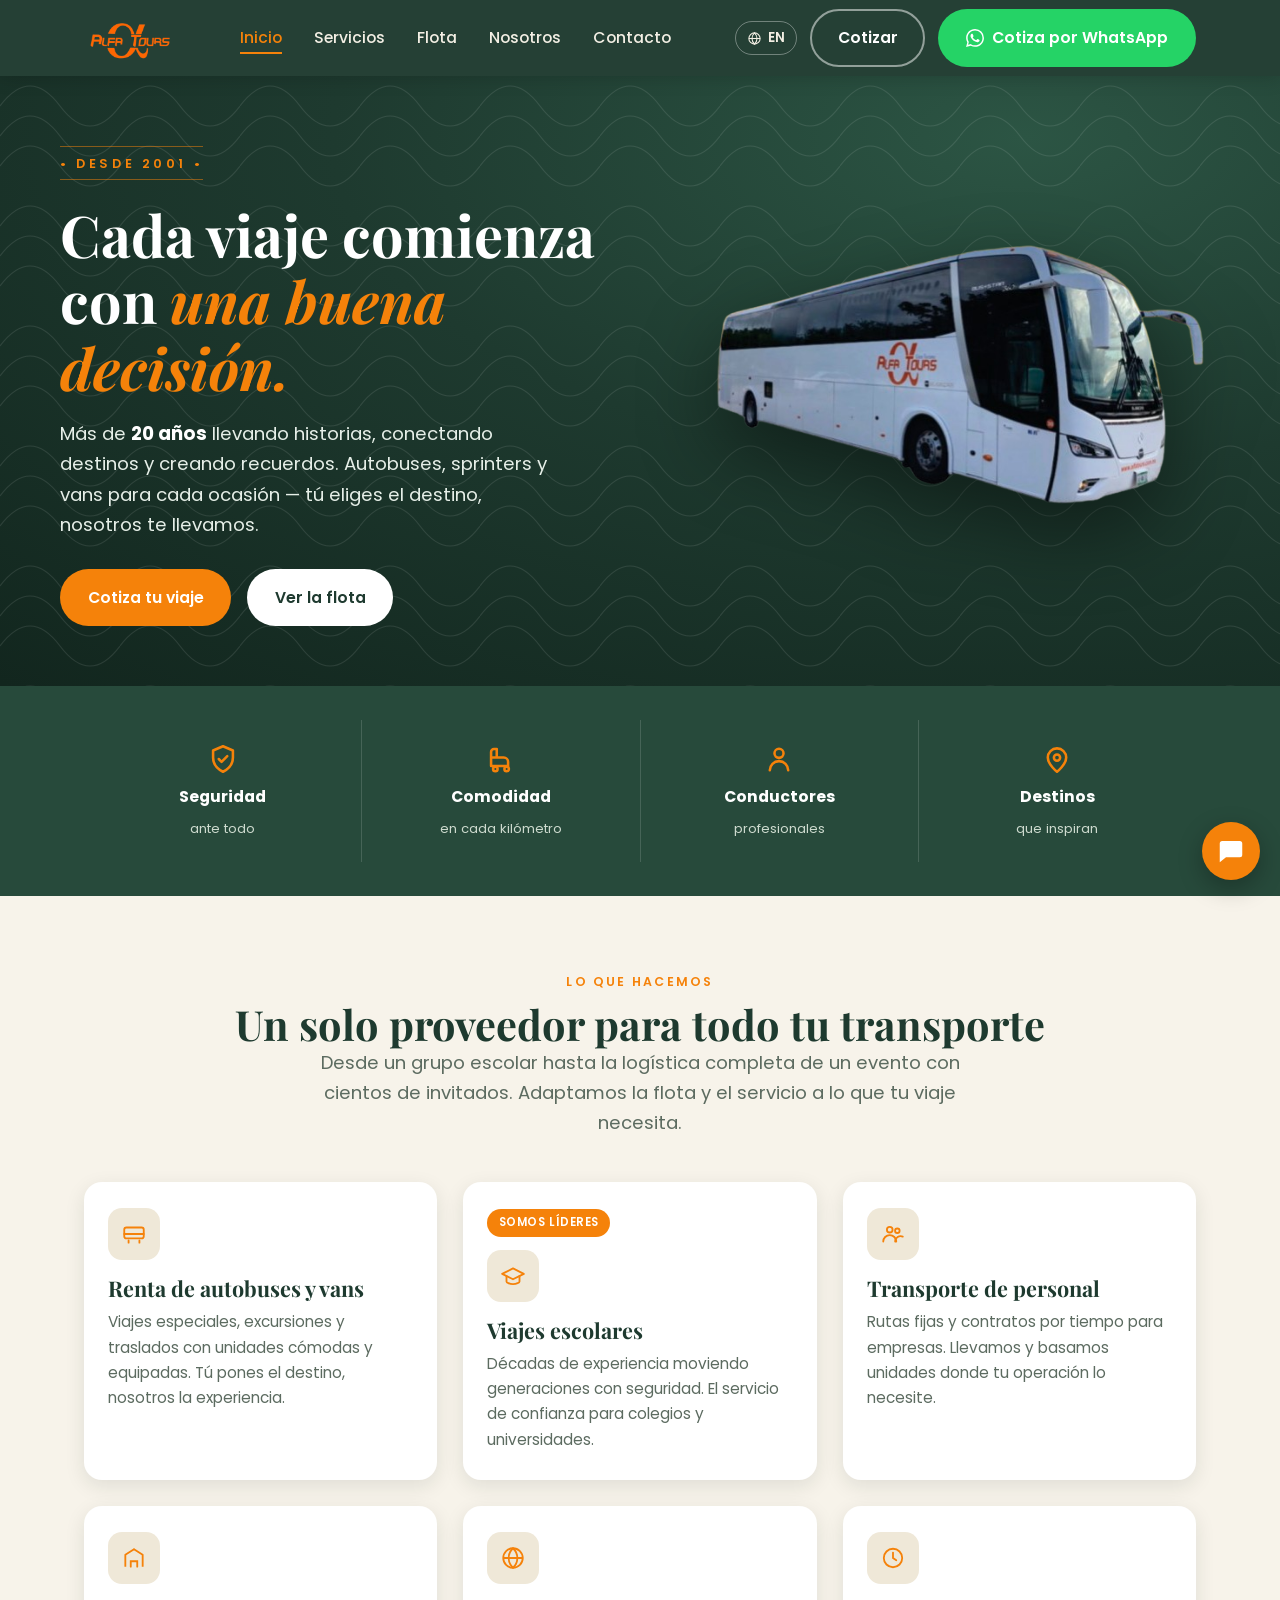
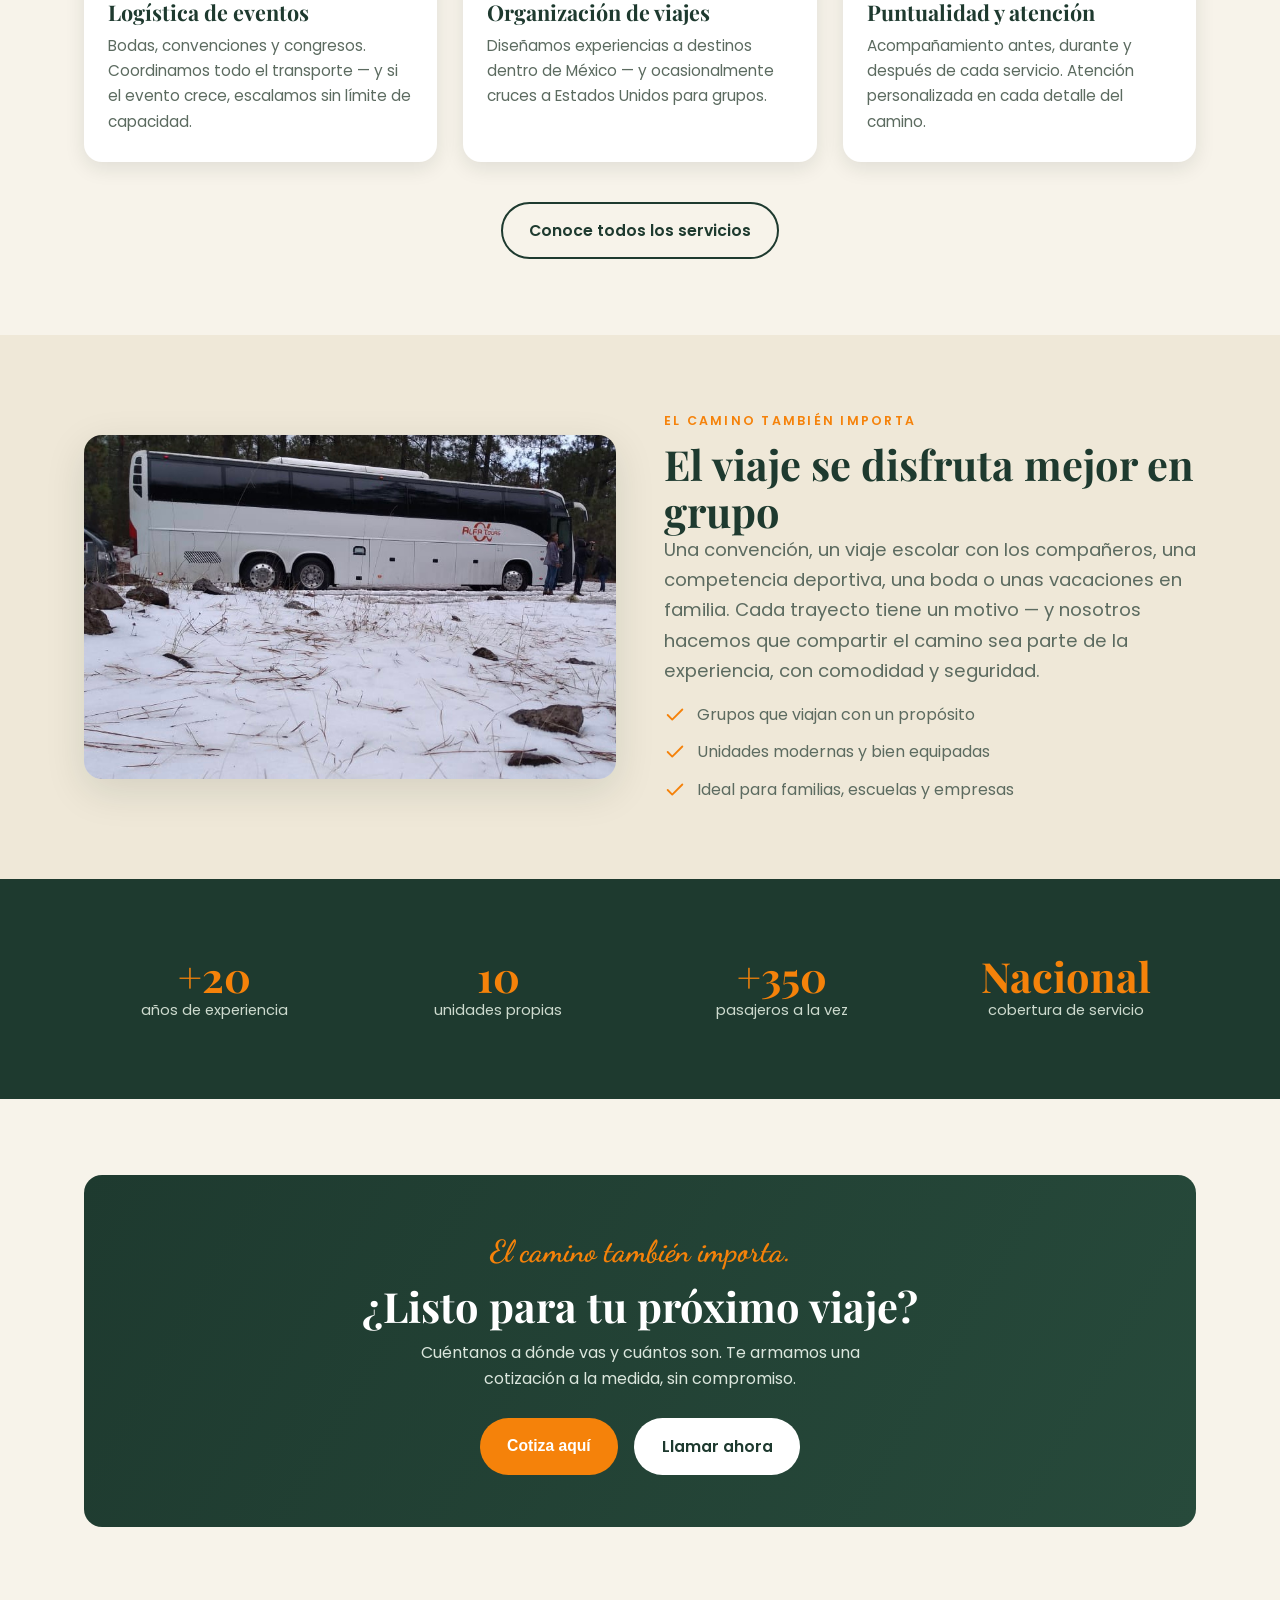
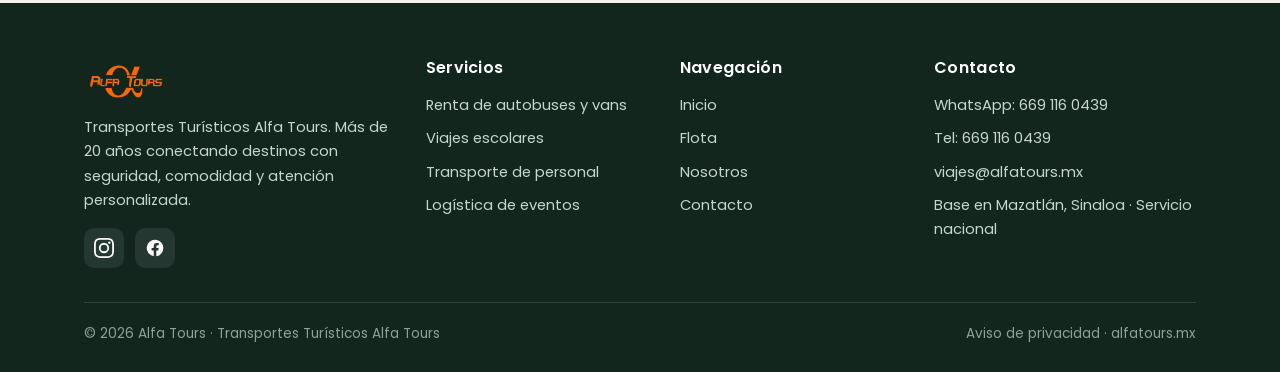
<file: index.html>
<!DOCTYPE html>
<html lang="es">
<head>
<meta charset="UTF-8">
<meta name="viewport" content="width=device-width, initial-scale=1.0">
<title>Alfa Tours | Renta de autobuses y vans para viajes en todo México</title>
<meta name="description" content="Alfa Tours — más de 20 años en renta de autobuses, sprinters y vans para viajes especiales, escolares, eventos y transporte de personal. Servicio en todo México. Cotiza por WhatsApp.">
<meta name="keywords" content="renta de autobuses, renta de vans, viajes escolares, transporte de personal, autobuses Mazatlán, transporte turístico, logística de eventos">
<link rel="canonical" href="https://alfatours.mx/">
<link rel="alternate" hreflang="es" href="https://alfatours.mx/">
<link rel="alternate" hreflang="en" href="https://alfatours.mx/en/">
<link rel="alternate" hreflang="x-default" href="https://alfatours.mx/">
<meta property="og:title" content="Alfa Tours | Transporte turístico y renta de autobuses">
<meta property="og:description" content="Más de 20 años llevando historias, conectando destinos y creando recuerdos. Autobuses, sprinters y vans para cada ocasión.">
<meta property="og:type" content="website">
<meta property="og:url" content="https://alfatours.mx/">
<meta property="og:image" content="https://alfatours.mx/img/logo.png">
<link rel="icon" href="img/favicon.svg" type="image/svg+xml">
<link rel="preconnect" href="https://fonts.googleapis.com">
<link rel="preconnect" href="https://fonts.gstatic.com" crossorigin>
<link href="https://fonts.googleapis.com/css2?family=Playfair+Display:ital,wght@0,500;0,700;0,800;1,600&family=Poppins:wght@400;500;600;700&family=Dancing+Script:wght@600;700&display=swap" rel="stylesheet">
<link rel="stylesheet" href="css/styles.css">
<script type="application/ld+json">
{
  "@context":"https://schema.org",
  "@type":"TravelAgency",
  "name":"Alfa Tours",
  "alternateName":"Transportes Turísticos Alfa Tours",
  "url":"https://alfatours.mx",
  "logo":"https://alfatours.mx/img/logo.png",
  "image":"https://alfatours.mx/img/logo.png",
  "description":"Renta de autobuses, sprinters y vans para viajes especiales, escolares, eventos y transporte de personal. Servicio en todo México.",
  "telephone":"+52-669-116-0439",
  "foundingDate":"2001",
  "areaServed":"MX",
  "address":{"@type":"PostalAddress","addressLocality":"Mazatlán","addressRegion":"Sinaloa","addressCountry":"MX"},
  "sameAs":["https://www.instagram.com/viajesalfatours/","https://www.facebook.com/alfatoursmazatlan/"]
}
</script>
</head>
<body>

<!-- ================= HEADER ================= -->
<header class="header">
  <div class="container nav">
    <a href="index.html" class="nav__logo"><img src="img/logo.png" alt="Alfa Tours"></a>
    <ul class="nav__links">
      <li><a href="index.html" class="active">Inicio</a></li>
      <li><a href="servicios.html">Servicios</a></li>
      <li><a href="flota.html">Flota</a></li>
      <li><a href="nosotros.html">Nosotros</a></li>
      <li><a href="contacto.html">Contacto</a></li>
    </ul>
    <div class="nav__cta">
      <a href="en/index.html" class="nav__lang" hreflang="en" aria-label="Switch to English"><svg viewBox="0 0 24 24"><circle cx="12" cy="12" r="9"/><path d="M3 12h18M12 3c2.5 2.4 4 5.6 4 9s-1.5 6.6-4 9c-2.5-2.4-4-5.6-4-9s1.5-6.6 4-9z" stroke-linejoin="round"/></svg> EN</a>
      <a href="contacto.html#cotizar" class="btn btn--ghost" style="color:#fff;border-color:rgba(255,255,255,.5)">Cotizar</a>
      <a href="#" class="btn btn--wa" data-af-cotizar>
        <svg viewBox="0 0 24 24" fill="currentColor"><path d="M.057 24l1.687-6.163a11.867 11.867 0 01-1.587-5.945C.16 5.335 5.495 0 12.05 0a11.82 11.82 0 018.413 3.488 11.82 11.82 0 013.48 8.414c-.003 6.557-5.338 11.892-11.893 11.892a11.9 11.9 0 01-5.688-1.448L.057 24zm6.597-3.807c1.676.995 3.276 1.591 5.392 1.592 5.448 0 9.886-4.434 9.889-9.885.002-5.462-4.415-9.89-9.881-9.892-5.452 0-9.887 4.434-9.889 9.884a9.86 9.86 0 001.599 5.379l-.999 3.648 3.9-1.026zm11.387-5.464c-.074-.124-.272-.198-.57-.347-.297-.149-1.758-.868-2.031-.967-.272-.099-.47-.149-.669.149-.198.297-.767.967-.94 1.165-.173.198-.347.223-.644.074-.297-.149-1.255-.462-2.39-1.475-.883-.788-1.48-1.761-1.653-2.059-.173-.297-.018-.458.13-.606.134-.133.297-.347.446-.521.151-.172.2-.296.3-.495.099-.198.05-.372-.025-.521-.075-.148-.669-1.611-.916-2.206-.242-.579-.487-.501-.669-.51l-.57-.01c-.198 0-.52.074-.792.372-.272.297-1.04 1.016-1.04 2.479 0 1.462 1.065 2.875 1.213 3.074.149.198 2.095 3.2 5.076 4.487.709.306 1.263.489 1.694.626.712.226 1.36.194 1.872.118.571-.085 1.758-.719 2.006-1.413.248-.694.248-1.29.173-1.414z"/></svg>
        Cotiza por WhatsApp
      </a>
    </div>
    <button class="nav__toggle" aria-label="Menú"><span></span><span></span><span></span></button>
  </div>
</header>

<!-- ================= HERO ================= -->
<section class="hero">
  <div class="hero__topo"></div>
  <div class="container hero__inner">
    <div class="hero__text">
      <span class="hero__since">• DESDE 2001 •</span>
      <h1>Cada viaje comienza con <em>una buena decisión.</em></h1>
      <p class="hero__desc">Más de <b>20 años</b> llevando historias, conectando destinos y creando recuerdos. Autobuses, sprinters y vans para cada ocasión — tú eliges el destino, nosotros te llevamos.</p>
      <div class="hero__cta">
        <a href="#" class="btn btn--primary" data-af-cotizar>Cotiza tu viaje</a>
        <a href="flota.html" class="btn btn--light">Ver la flota</a>
      </div>
    </div>
    <div class="hero__img">
      <img src="img/mercedes-side.png" alt="Autobús Mercedes-Benz Gran Turismo Alfa Tours">
    </div>
  </div>
</section>

<!-- ================= PILARES ================= -->
<section class="pillars">
  <div class="container">
    <div class="pillars__grid">
      <div class="pillar">
        <svg viewBox="0 0 24 24" fill="none" stroke-width="1.8"><path d="M12 3l7 3v5c0 4.5-3 8-7 10-4-2-7-5.5-7-10V6l7-3z" stroke-linejoin="round"/><path d="M9 12l2 2 4-4" stroke-linecap="round" stroke-linejoin="round"/></svg>
        <b>Seguridad</b><span>ante todo</span>
      </div>
      <div class="pillar">
        <svg viewBox="0 0 24 24" fill="none" stroke-width="1.8"><path d="M5 11V7a2 2 0 012-2h2v6M5 11h9a3 3 0 013 3v3H5v-6z" stroke-linejoin="round"/><circle cx="8" cy="19" r="1.6"/><circle cx="16" cy="19" r="1.6"/></svg>
        <b>Comodidad</b><span>en cada kilómetro</span>
      </div>
      <div class="pillar">
        <svg viewBox="0 0 24 24" fill="none" stroke-width="1.8"><circle cx="12" cy="8" r="3.2"/><path d="M5.5 20a6.5 6.5 0 0113 0" stroke-linecap="round"/></svg>
        <b>Conductores</b><span>profesionales</span>
      </div>
      <div class="pillar">
        <svg viewBox="0 0 24 24" fill="none" stroke-width="1.8"><path d="M12 21s-6.5-5.2-6.5-10A6.5 6.5 0 0112 4.5 6.5 6.5 0 0118.5 11c0 4.8-6.5 10-6.5 10z" stroke-linejoin="round"/><circle cx="12" cy="11" r="2.2"/></svg>
        <b>Destinos</b><span>que inspiran</span>
      </div>
    </div>
  </div>
</section>

<!-- ================= SERVICIOS ================= -->
<section class="section">
  <div class="container">
    <div class="center" style="margin-bottom:44px">
      <span class="eyebrow">Lo que hacemos</span>
      <h2>Un solo proveedor para todo tu transporte</h2>
      <p class="lead">Desde un grupo escolar hasta la logística completa de un evento con cientos de invitados. Adaptamos la flota y el servicio a lo que tu viaje necesita.</p>
    </div>
    <div class="grid grid--3">
      <article class="card">
        <div class="card__body">
          <div class="card__icon"><svg viewBox="0 0 24 24" fill="none" stroke-width="1.7"><rect x="3" y="6" width="18" height="10" rx="2"/><path d="M3 12h18M7 20v-2M17 20v-2" stroke-linecap="round"/></svg></div>
          <h3>Renta de autobuses y vans</h3>
          <p>Viajes especiales, excursiones y traslados con unidades cómodas y equipadas. Tú pones el destino, nosotros la experiencia.</p>
        </div>
      </article>
      <article class="card">
        <div class="card__body">
          <span class="card__tag">Somos líderes</span>
          <div class="card__icon"><svg viewBox="0 0 24 24" fill="none" stroke-width="1.7"><path d="M22 10L12 5 2 10l10 5 10-5z" stroke-linejoin="round"/><path d="M6 12v5c0 1 2.7 2.5 6 2.5s6-1.5 6-2.5v-5" stroke-linecap="round"/></svg></div>
          <h3>Viajes escolares</h3>
          <p>Décadas de experiencia moviendo generaciones con seguridad. El servicio de confianza para colegios y universidades.</p>
        </div>
      </article>
      <article class="card">
        <div class="card__body">
          <div class="card__icon"><svg viewBox="0 0 24 24" fill="none" stroke-width="1.7"><circle cx="9" cy="8" r="2.6"/><circle cx="16" cy="9" r="2.1"/><path d="M3 19a6 6 0 0112 0M14 19a5 5 0 017-4.6" stroke-linecap="round"/></svg></div>
          <h3>Transporte de personal</h3>
          <p>Rutas fijas y contratos por tiempo para empresas. Llevamos y basamos unidades donde tu operación lo necesite.</p>
        </div>
      </article>
      <article class="card">
        <div class="card__body">
          <div class="card__icon"><svg viewBox="0 0 24 24" fill="none" stroke-width="1.7"><path d="M4 20V9l8-5 8 5v11" stroke-linejoin="round"/><path d="M9 20v-5h6v5M12 4v0" stroke-linecap="round"/></svg></div>
          <h3>Logística de eventos</h3>
          <p>Bodas, convenciones y congresos. Coordinamos todo el transporte — y si el evento crece, escalamos sin límite de capacidad.</p>
        </div>
      </article>
      <article class="card">
        <div class="card__body">
          <div class="card__icon"><svg viewBox="0 0 24 24" fill="none" stroke-width="1.7"><circle cx="12" cy="12" r="9"/><path d="M3 12h18M12 3c2.6 2.4 4 5.6 4 9s-1.4 6.6-4 9c-2.6-2.4-4-5.6-4-9s1.4-6.6 4-9z" stroke-linejoin="round"/></svg></div>
          <h3>Organización de viajes</h3>
          <p>Diseñamos experiencias a destinos dentro de México — y ocasionalmente cruces a Estados Unidos para grupos.</p>
        </div>
      </article>
      <article class="card">
        <div class="card__body">
          <div class="card__icon"><svg viewBox="0 0 24 24" fill="none" stroke-width="1.7"><circle cx="12" cy="12" r="8.5"/><path d="M12 7v5l3 2" stroke-linecap="round"/></svg></div>
          <h3>Puntualidad y atención</h3>
          <p>Acompañamiento antes, durante y después de cada servicio. Atención personalizada en cada detalle del camino.</p>
        </div>
      </article>
    </div>
    <div class="center" style="margin-top:40px">
      <a href="servicios.html" class="btn btn--ghost">Conoce todos los servicios</a>
    </div>
  </div>
</section>

<!-- ================= SPLIT EXPERIENCIA ================= -->
<section class="section bg-crema">
  <div class="container split">
    <div class="split__media"><img src="img/coach-snow.jpg" alt="Autobús Alfa Tours en un viaje de montaña"></div>
    <div>
      <span class="eyebrow">El camino también importa</span>
      <h2>El viaje se disfruta mejor en grupo</h2>
      <p class="lead">Una convención, un viaje escolar con los compañeros, una competencia deportiva, una boda o unas vacaciones en familia. Cada trayecto tiene un motivo — y nosotros hacemos que compartir el camino sea parte de la experiencia, con comodidad y seguridad.</p>
      <ul class="checks">
        <li><svg viewBox="0 0 24 24" fill="none" stroke-width="2"><path d="M20 6L9 17l-5-5" stroke-linecap="round" stroke-linejoin="round"/></svg> Grupos que viajan con un propósito</li>
        <li><svg viewBox="0 0 24 24" fill="none" stroke-width="2"><path d="M20 6L9 17l-5-5" stroke-linecap="round" stroke-linejoin="round"/></svg> Unidades modernas y bien equipadas</li>
        <li><svg viewBox="0 0 24 24" fill="none" stroke-width="2"><path d="M20 6L9 17l-5-5" stroke-linecap="round" stroke-linejoin="round"/></svg> Ideal para familias, escuelas y empresas</li>
      </ul>
    </div>
  </div>
</section>

<!-- ================= STATS ================= -->
<section class="section bg-verde">
  <div class="container stats">
    <div class="stat"><b>+20</b><span>años de experiencia</span></div>
    <div class="stat"><b>10</b><span>unidades propias</span></div>
    <div class="stat"><b>+350</b><span>pasajeros a la vez</span></div>
    <div class="stat"><b>Nacional</b><span>cobertura de servicio</span></div>
  </div>
</section>

<!-- ================= CTA ================= -->
<section class="section">
  <div class="container">
    <div class="cta-band">
      <span class="script">El camino también importa.</span>
      <h2 style="margin-top:.3rem">¿Listo para tu próximo viaje?</h2>
      <p>Cuéntanos a dónde vas y cuántos son. Te armamos una cotización a la medida, sin compromiso.</p>
      <div class="hero__cta">
        <button type="button" class="btn btn--primary" data-af-cotizar>Cotiza aquí</button>
        <a href="tel:+526691160439" class="btn btn--light">Llamar ahora</a>
      </div>
    </div>
  </div>
</section>

<!-- ================= FOOTER ================= -->
<footer class="footer">
  <div class="container">
    <div class="footer__grid">
      <div>
        <img src="img/logo.png" alt="Alfa Tours">
        <p>Transportes Turísticos Alfa Tours. Más de 20 años conectando destinos con seguridad, comodidad y atención personalizada.</p>
        <div class="footer__socials">
          <a href="https://www.instagram.com/viajesalfatours/" target="_blank" rel="noopener" aria-label="Instagram"><svg viewBox="0 0 24 24"><path d="M12 2.163c3.204 0 3.584.012 4.85.07 3.252.148 4.771 1.691 4.919 4.919.058 1.265.069 1.645.069 4.849 0 3.205-.012 3.584-.069 4.849-.149 3.225-1.664 4.771-4.919 4.919-1.266.058-1.644.07-4.85.07-3.204 0-3.584-.012-4.849-.07-3.26-.149-4.771-1.699-4.919-4.92-.058-1.265-.07-1.644-.07-4.849 0-3.204.013-3.583.07-4.849.149-3.227 1.664-4.771 4.919-4.919 1.266-.057 1.645-.069 4.849-.069zm0-2.163C8.741 0 8.332.014 7.052.072 2.695.272.273 2.69.073 7.052.014 8.333 0 8.741 0 12c0 3.259.014 3.668.072 4.948.2 4.358 2.618 6.78 6.98 6.98C8.333 23.986 8.741 24 12 24c3.259 0 3.668-.014 4.948-.072 4.354-.2 6.782-2.618 6.979-6.98.059-1.28.073-1.689.073-4.948 0-3.259-.014-3.667-.072-4.947-.196-4.354-2.617-6.78-6.979-6.98C15.668.014 15.259 0 12 0zm0 5.838a6.162 6.162 0 100 12.324 6.162 6.162 0 000-12.324zM12 16a4 4 0 110-8 4 4 0 010 8zm6.406-11.845a1.44 1.44 0 100 2.881 1.44 1.44 0 000-2.881z"/></svg></a>
          <a href="https://www.facebook.com/alfatoursmazatlan/" target="_blank" rel="noopener" aria-label="Facebook"><svg viewBox="0 0 24 24"><path d="M22 12a10 10 0 10-11.56 9.88v-6.99H7.9V12h2.54V9.8c0-2.5 1.49-3.89 3.78-3.89 1.09 0 2.24.2 2.24.2v2.46h-1.26c-1.24 0-1.63.77-1.63 1.56V12h2.78l-.44 2.89h-2.34v6.99A10 10 0 0022 12z"/></svg></a>
        </div>
      </div>
      <div>
        <h4>Servicios</h4>
        <ul>
          <li><a href="servicios.html">Renta de autobuses y vans</a></li>
          <li><a href="servicios.html">Viajes escolares</a></li>
          <li><a href="servicios.html">Transporte de personal</a></li>
          <li><a href="servicios.html">Logística de eventos</a></li>
        </ul>
      </div>
      <div>
        <h4>Navegación</h4>
        <ul>
          <li><a href="index.html">Inicio</a></li>
          <li><a href="flota.html">Flota</a></li>
          <li><a href="nosotros.html">Nosotros</a></li>
          <li><a href="contacto.html">Contacto</a></li>
        </ul>
      </div>
      <div>
        <h4>Contacto</h4>
        <ul>
          <li><a href="https://wa.me/526691160439" target="_blank" rel="noopener">WhatsApp: 669 116 0439</a></li>
          <li><a href="tel:+526691160439">Tel: 669 116 0439</a></li>
          <li><a href="mailto:viajes@alfatours.mx">viajes@alfatours.mx</a></li>
          <li>Base en Mazatlán, Sinaloa · Servicio nacional</li>
        </ul>
      </div>
    </div>
    <div class="footer__bottom">
      <span>© <span class="js-year">2026</span> Alfa Tours · Transportes Turísticos Alfa Tours</span>
      <span><a href="privacidad.html">Aviso de privacidad</a> · alfatours.mx</span>
    </div>
  </div>
</footer>

<a href="https://wa.me/526691160439?text=Hola%20Alfa%20Tours%2C%20quiero%20cotizar%20un%20viaje" class="wa-float" target="_blank" rel="noopener" aria-label="WhatsApp">
  <svg viewBox="0 0 24 24"><path d="M.057 24l1.687-6.163a11.867 11.867 0 01-1.587-5.945C.16 5.335 5.495 0 12.05 0a11.82 11.82 0 018.413 3.488 11.82 11.82 0 013.48 8.414c-.003 6.557-5.338 11.892-11.893 11.892a11.9 11.9 0 01-5.688-1.448L.057 24zm6.597-3.807c1.676.995 3.276 1.591 5.392 1.592 5.448 0 9.886-4.434 9.889-9.885.002-5.462-4.415-9.89-9.881-9.892-5.452 0-9.887 4.434-9.889 9.884a9.86 9.86 0 001.599 5.379l-.999 3.648 3.9-1.026zm11.387-5.464c-.074-.124-.272-.198-.57-.347-.297-.149-1.758-.868-2.031-.967-.272-.099-.47-.149-.669.149-.198.297-.767.967-.94 1.165-.173.198-.347.223-.644.074-.297-.149-1.255-.462-2.39-1.475-.883-.788-1.48-1.761-1.653-2.059-.173-.297-.018-.458.13-.606.134-.133.297-.347.446-.521.151-.172.2-.296.3-.495.099-.198.05-.372-.025-.521-.075-.148-.669-1.611-.916-2.206-.242-.579-.487-.501-.669-.51l-.57-.01c-.198 0-.52.074-.792.372-.272.297-1.04 1.016-1.04 2.479 0 1.462 1.065 2.875 1.213 3.074.149.198 2.095 3.2 5.076 4.487.709.306 1.263.489 1.694.626.712.226 1.36.194 1.872.118.571-.085 1.758-.719 2.006-1.413.248-.694.248-1.29.173-1.414z"/></svg>
</a>

<script src="js/main.js"></script>
</body>
</html>
</file>
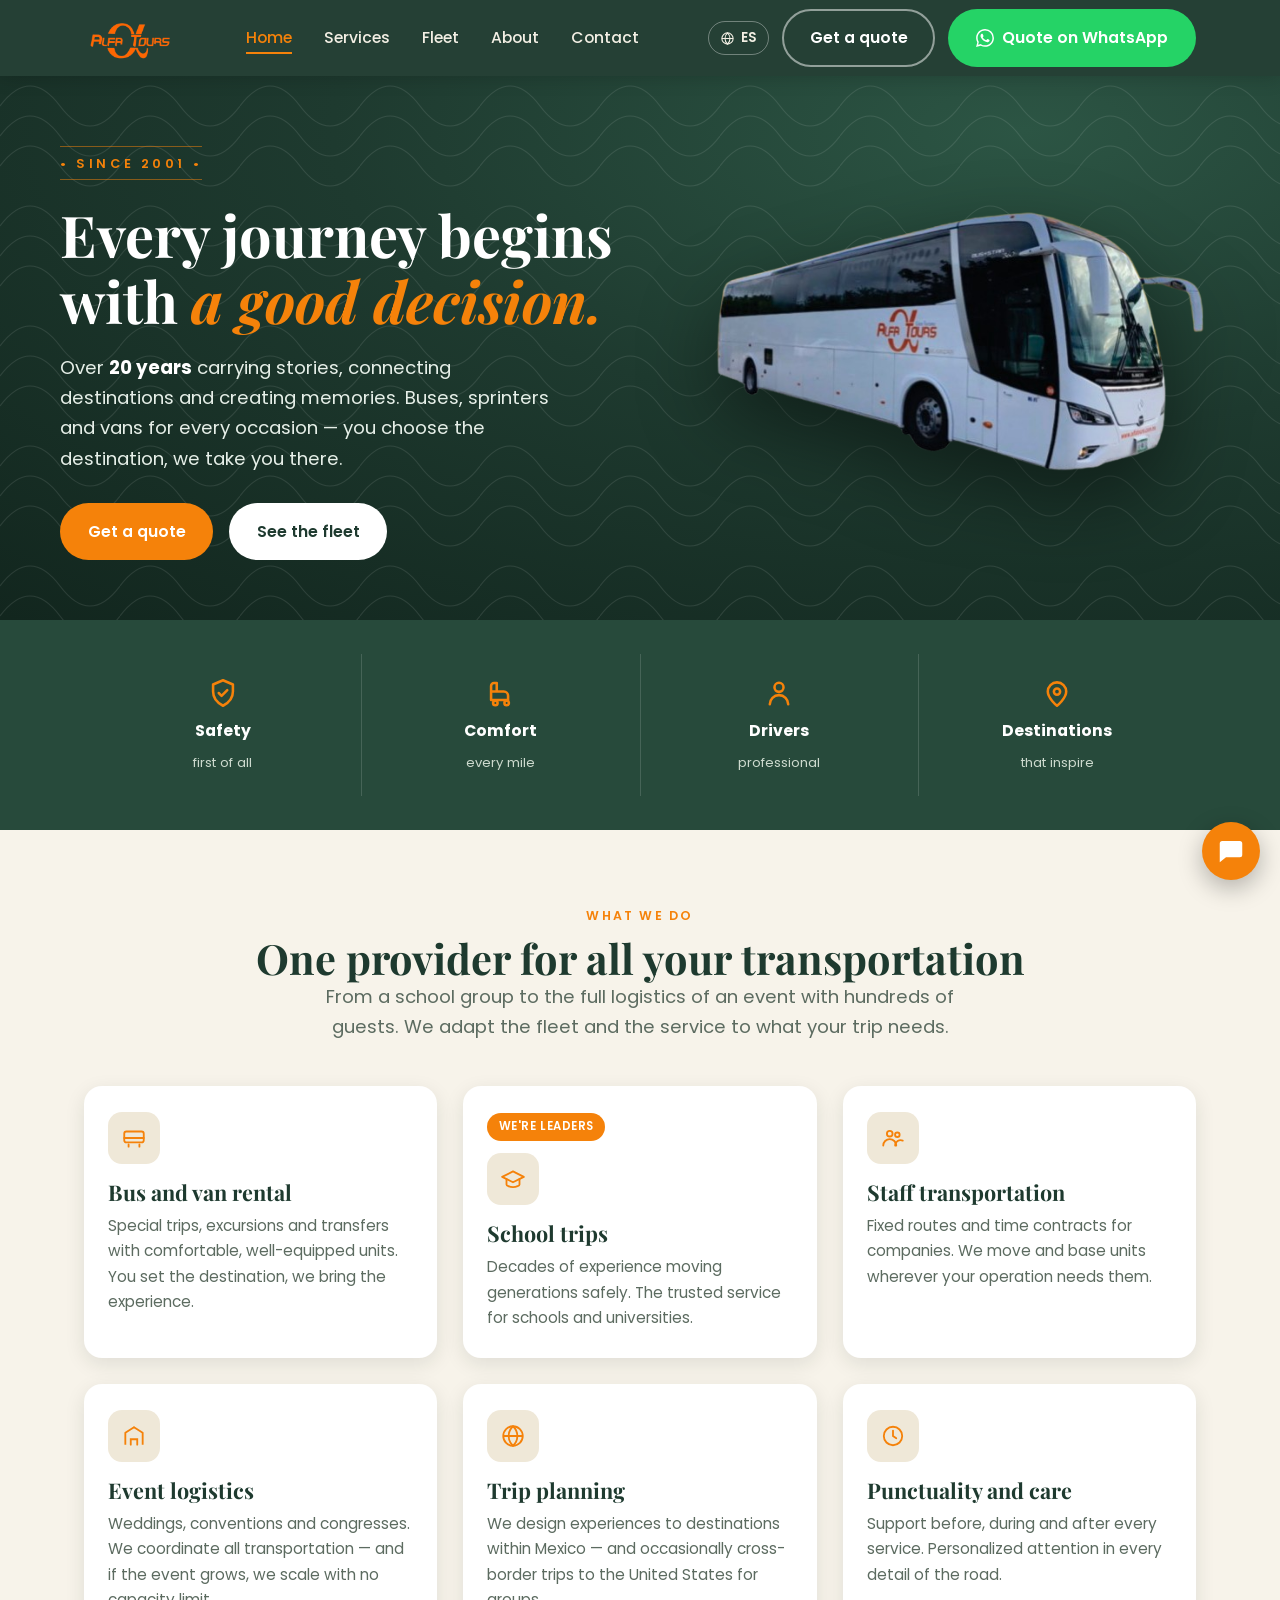
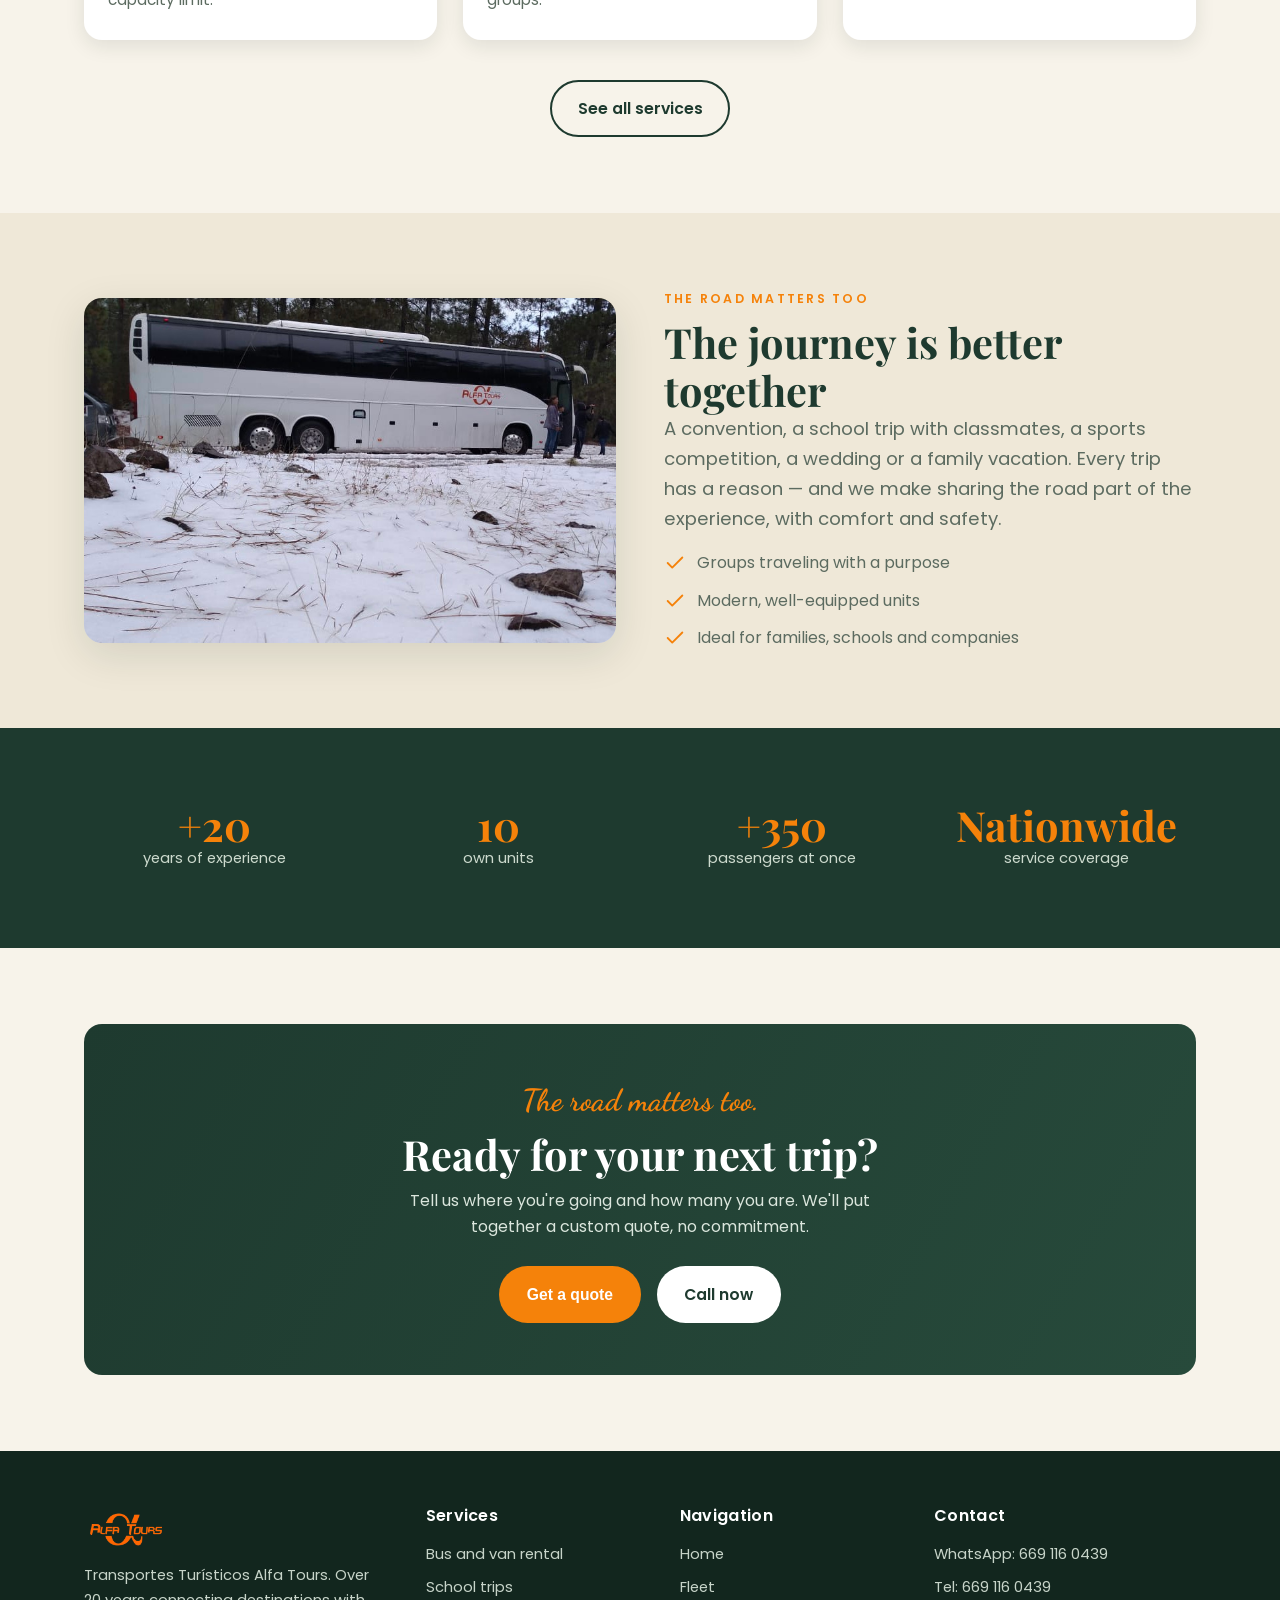
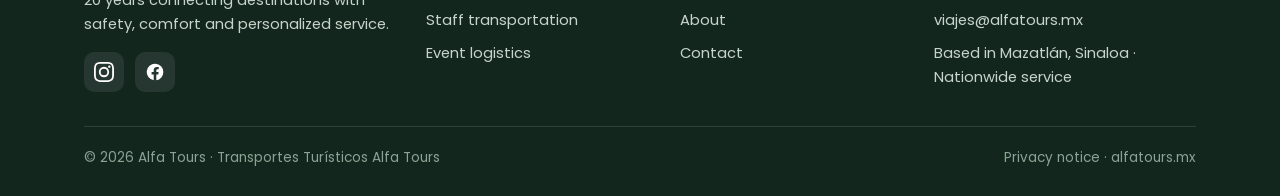
<file: en/index.html>
<!DOCTYPE html>
<html lang="en">
<head>
<meta charset="UTF-8">
<meta name="viewport" content="width=device-width, initial-scale=1.0">
<title>Alfa Tours | Bus and van rental for trips across Mexico</title>
<meta name="description" content="Alfa Tours — over 20 years renting buses, sprinters and vans for special trips, school trips, events and staff transportation. Service across Mexico. Get a quote on WhatsApp.">
<meta name="keywords" content="bus rental, van rental, school trips, staff transportation, Mazatlán buses, tourist transport, event logistics">
<link rel="canonical" href="https://alfatours.mx/en/">
<link rel="alternate" hreflang="es" href="https://alfatours.mx/">
<link rel="alternate" hreflang="en" href="https://alfatours.mx/en/">
<link rel="alternate" hreflang="x-default" href="https://alfatours.mx/">
<meta property="og:title" content="Alfa Tours | Tourist transport and bus rental">
<meta property="og:description" content="Over 20 years carrying stories, connecting destinations and creating memories. Buses, sprinters and vans for every occasion.">
<meta property="og:type" content="website">
<meta property="og:url" content="https://alfatours.mx/en/">
<meta property="og:image" content="https://alfatours.mx/img/logo.png">
<link rel="icon" href="../img/favicon.svg" type="image/svg+xml">
<link rel="preconnect" href="https://fonts.googleapis.com">
<link rel="preconnect" href="https://fonts.gstatic.com" crossorigin>
<link href="https://fonts.googleapis.com/css2?family=Playfair+Display:ital,wght@0,500;0,700;0,800;1,600&family=Poppins:wght@400;500;600;700&family=Dancing+Script:wght@600;700&display=swap" rel="stylesheet">
<link rel="stylesheet" href="../css/styles.css">
<script type="application/ld+json">
{
  "@context":"https://schema.org",
  "@type":"TravelAgency",
  "name":"Alfa Tours",
  "alternateName":"Transportes Turísticos Alfa Tours",
  "url":"https://alfatours.mx/en/",
  "logo":"https://alfatours.mx/img/logo.png",
  "image":"https://alfatours.mx/img/logo.png",
  "description":"Bus, sprinter and van rental for special trips, school trips, events and staff transportation. Service across Mexico.",
  "telephone":"+52-669-116-0439",
  "foundingDate":"2001",
  "areaServed":"MX",
  "inLanguage":"en",
  "address":{"@type":"PostalAddress","addressLocality":"Mazatlán","addressRegion":"Sinaloa","addressCountry":"MX"},
  "sameAs":["https://www.instagram.com/viajesalfatours/","https://www.facebook.com/alfatoursmazatlan/"]
}
</script>
</head>
<body>

<!-- ================= HEADER ================= -->
<header class="header">
  <div class="container nav">
    <a href="index.html" class="nav__logo"><img src="../img/logo.png" alt="Alfa Tours"></a>
    <ul class="nav__links">
      <li><a href="index.html" class="active">Home</a></li>
      <li><a href="services.html">Services</a></li>
      <li><a href="fleet.html">Fleet</a></li>
      <li><a href="about.html">About</a></li>
      <li><a href="contact.html">Contact</a></li>
    </ul>
    <div class="nav__cta">
      <a href="../index.html" class="nav__lang" hreflang="es" aria-label="Cambiar a español"><svg viewBox="0 0 24 24"><circle cx="12" cy="12" r="9"/><path d="M3 12h18M12 3c2.5 2.4 4 5.6 4 9s-1.5 6.6-4 9c-2.5-2.4-4-5.6-4-9s1.5-6.6 4-9z" stroke-linejoin="round"/></svg> ES</a>
      <a href="contact.html#quote" class="btn btn--ghost" style="color:#fff;border-color:rgba(255,255,255,.5)">Get a quote</a>
      <a href="#" class="btn btn--wa" data-af-cotizar>
        <svg viewBox="0 0 24 24" fill="currentColor"><path d="M.057 24l1.687-6.163a11.867 11.867 0 01-1.587-5.945C.16 5.335 5.495 0 12.05 0a11.82 11.82 0 018.413 3.488 11.82 11.82 0 013.48 8.414c-.003 6.557-5.338 11.892-11.893 11.892a11.9 11.9 0 01-5.688-1.448L.057 24zm6.597-3.807c1.676.995 3.276 1.591 5.392 1.592 5.448 0 9.886-4.434 9.889-9.885.002-5.462-4.415-9.89-9.881-9.892-5.452 0-9.887 4.434-9.889 9.884a9.86 9.86 0 001.599 5.379l-.999 3.648 3.9-1.026zm11.387-5.464c-.074-.124-.272-.198-.57-.347-.297-.149-1.758-.868-2.031-.967-.272-.099-.47-.149-.669.149-.198.297-.767.967-.94 1.165-.173.198-.347.223-.644.074-.297-.149-1.255-.462-2.39-1.475-.883-.788-1.48-1.761-1.653-2.059-.173-.297-.018-.458.13-.606.134-.133.297-.347.446-.521.151-.172.2-.296.3-.495.099-.198.05-.372-.025-.521-.075-.148-.669-1.611-.916-2.206-.242-.579-.487-.501-.669-.51l-.57-.01c-.198 0-.52.074-.792.372-.272.297-1.04 1.016-1.04 2.479 0 1.462 1.065 2.875 1.213 3.074.149.198 2.095 3.2 5.076 4.487.709.306 1.263.489 1.694.626.712.226 1.36.194 1.872.118.571-.085 1.758-.719 2.006-1.413.248-.694.248-1.29.173-1.414z"/></svg>
        Quote on WhatsApp
      </a>
    </div>
    <button class="nav__toggle" aria-label="Menu"><span></span><span></span><span></span></button>
  </div>
</header>

<!-- ================= HERO ================= -->
<section class="hero">
  <div class="hero__topo"></div>
  <div class="container hero__inner">
    <div class="hero__text">
      <span class="hero__since">• SINCE 2001 •</span>
      <h1>Every journey begins with <em>a good decision.</em></h1>
      <p class="hero__desc">Over <b>20 years</b> carrying stories, connecting destinations and creating memories. Buses, sprinters and vans for every occasion — you choose the destination, we take you there.</p>
      <div class="hero__cta">
        <a href="#" class="btn btn--primary" data-af-cotizar>Get a quote</a>
        <a href="fleet.html" class="btn btn--light">See the fleet</a>
      </div>
    </div>
    <div class="hero__img">
      <img src="../img/mercedes-side.png" alt="Alfa Tours Mercedes-Benz Gran Turismo coach">
    </div>
  </div>
</section>

<!-- ================= PILLARS ================= -->
<section class="pillars">
  <div class="container">
    <div class="pillars__grid">
      <div class="pillar">
        <svg viewBox="0 0 24 24" fill="none" stroke-width="1.8"><path d="M12 3l7 3v5c0 4.5-3 8-7 10-4-2-7-5.5-7-10V6l7-3z" stroke-linejoin="round"/><path d="M9 12l2 2 4-4" stroke-linecap="round" stroke-linejoin="round"/></svg>
        <b>Safety</b><span>first of all</span>
      </div>
      <div class="pillar">
        <svg viewBox="0 0 24 24" fill="none" stroke-width="1.8"><path d="M5 11V7a2 2 0 012-2h2v6M5 11h9a3 3 0 013 3v3H5v-6z" stroke-linejoin="round"/><circle cx="8" cy="19" r="1.6"/><circle cx="16" cy="19" r="1.6"/></svg>
        <b>Comfort</b><span>every mile</span>
      </div>
      <div class="pillar">
        <svg viewBox="0 0 24 24" fill="none" stroke-width="1.8"><circle cx="12" cy="8" r="3.2"/><path d="M5.5 20a6.5 6.5 0 0113 0" stroke-linecap="round"/></svg>
        <b>Drivers</b><span>professional</span>
      </div>
      <div class="pillar">
        <svg viewBox="0 0 24 24" fill="none" stroke-width="1.8"><path d="M12 21s-6.5-5.2-6.5-10A6.5 6.5 0 0112 4.5 6.5 6.5 0 0118.5 11c0 4.8-6.5 10-6.5 10z" stroke-linejoin="round"/><circle cx="12" cy="11" r="2.2"/></svg>
        <b>Destinations</b><span>that inspire</span>
      </div>
    </div>
  </div>
</section>

<!-- ================= SERVICES ================= -->
<section class="section">
  <div class="container">
    <div class="center" style="margin-bottom:44px">
      <span class="eyebrow">What we do</span>
      <h2>One provider for all your transportation</h2>
      <p class="lead">From a school group to the full logistics of an event with hundreds of guests. We adapt the fleet and the service to what your trip needs.</p>
    </div>
    <div class="grid grid--3">
      <article class="card">
        <div class="card__body">
          <div class="card__icon"><svg viewBox="0 0 24 24" fill="none" stroke-width="1.7"><rect x="3" y="6" width="18" height="10" rx="2"/><path d="M3 12h18M7 20v-2M17 20v-2" stroke-linecap="round"/></svg></div>
          <h3>Bus and van rental</h3>
          <p>Special trips, excursions and transfers with comfortable, well-equipped units. You set the destination, we bring the experience.</p>
        </div>
      </article>
      <article class="card">
        <div class="card__body">
          <span class="card__tag">We're leaders</span>
          <div class="card__icon"><svg viewBox="0 0 24 24" fill="none" stroke-width="1.7"><path d="M22 10L12 5 2 10l10 5 10-5z" stroke-linejoin="round"/><path d="M6 12v5c0 1 2.7 2.5 6 2.5s6-1.5 6-2.5v-5" stroke-linecap="round"/></svg></div>
          <h3>School trips</h3>
          <p>Decades of experience moving generations safely. The trusted service for schools and universities.</p>
        </div>
      </article>
      <article class="card">
        <div class="card__body">
          <div class="card__icon"><svg viewBox="0 0 24 24" fill="none" stroke-width="1.7"><circle cx="9" cy="8" r="2.6"/><circle cx="16" cy="9" r="2.1"/><path d="M3 19a6 6 0 0112 0M14 19a5 5 0 017-4.6" stroke-linecap="round"/></svg></div>
          <h3>Staff transportation</h3>
          <p>Fixed routes and time contracts for companies. We move and base units wherever your operation needs them.</p>
        </div>
      </article>
      <article class="card">
        <div class="card__body">
          <div class="card__icon"><svg viewBox="0 0 24 24" fill="none" stroke-width="1.7"><path d="M4 20V9l8-5 8 5v11" stroke-linejoin="round"/><path d="M9 20v-5h6v5M12 4v0" stroke-linecap="round"/></svg></div>
          <h3>Event logistics</h3>
          <p>Weddings, conventions and congresses. We coordinate all transportation — and if the event grows, we scale with no capacity limit.</p>
        </div>
      </article>
      <article class="card">
        <div class="card__body">
          <div class="card__icon"><svg viewBox="0 0 24 24" fill="none" stroke-width="1.7"><circle cx="12" cy="12" r="9"/><path d="M3 12h18M12 3c2.6 2.4 4 5.6 4 9s-1.4 6.6-4 9c-2.6-2.4-4-5.6-4-9s1.4-6.6 4-9z" stroke-linejoin="round"/></svg></div>
          <h3>Trip planning</h3>
          <p>We design experiences to destinations within Mexico — and occasionally cross-border trips to the United States for groups.</p>
        </div>
      </article>
      <article class="card">
        <div class="card__body">
          <div class="card__icon"><svg viewBox="0 0 24 24" fill="none" stroke-width="1.7"><circle cx="12" cy="12" r="8.5"/><path d="M12 7v5l3 2" stroke-linecap="round"/></svg></div>
          <h3>Punctuality and care</h3>
          <p>Support before, during and after every service. Personalized attention in every detail of the road.</p>
        </div>
      </article>
    </div>
    <div class="center" style="margin-top:40px">
      <a href="services.html" class="btn btn--ghost">See all services</a>
    </div>
  </div>
</section>

<!-- ================= SPLIT EXPERIENCE ================= -->
<section class="section bg-crema">
  <div class="container split">
    <div class="split__media"><img src="../img/coach-snow.jpg" alt="Alfa Tours coach on a mountain trip"></div>
    <div>
      <span class="eyebrow">The road matters too</span>
      <h2>The journey is better together</h2>
      <p class="lead">A convention, a school trip with classmates, a sports competition, a wedding or a family vacation. Every trip has a reason — and we make sharing the road part of the experience, with comfort and safety.</p>
      <ul class="checks">
        <li><svg viewBox="0 0 24 24" fill="none" stroke-width="2"><path d="M20 6L9 17l-5-5" stroke-linecap="round" stroke-linejoin="round"/></svg> Groups traveling with a purpose</li>
        <li><svg viewBox="0 0 24 24" fill="none" stroke-width="2"><path d="M20 6L9 17l-5-5" stroke-linecap="round" stroke-linejoin="round"/></svg> Modern, well-equipped units</li>
        <li><svg viewBox="0 0 24 24" fill="none" stroke-width="2"><path d="M20 6L9 17l-5-5" stroke-linecap="round" stroke-linejoin="round"/></svg> Ideal for families, schools and companies</li>
      </ul>
    </div>
  </div>
</section>

<!-- ================= STATS ================= -->
<section class="section bg-verde">
  <div class="container stats">
    <div class="stat"><b>+20</b><span>years of experience</span></div>
    <div class="stat"><b>10</b><span>own units</span></div>
    <div class="stat"><b>+350</b><span>passengers at once</span></div>
    <div class="stat"><b>Nationwide</b><span>service coverage</span></div>
  </div>
</section>

<!-- ================= CTA ================= -->
<section class="section">
  <div class="container">
    <div class="cta-band">
      <span class="script">The road matters too.</span>
      <h2 style="margin-top:.3rem">Ready for your next trip?</h2>
      <p>Tell us where you're going and how many you are. We'll put together a custom quote, no commitment.</p>
      <div class="hero__cta">
        <button type="button" class="btn btn--primary" data-af-cotizar>Get a quote</button>
        <a href="tel:+526691160439" class="btn btn--light">Call now</a>
      </div>
    </div>
  </div>
</section>

<!-- ================= FOOTER ================= -->
<footer class="footer">
  <div class="container">
    <div class="footer__grid">
      <div>
        <img src="../img/logo.png" alt="Alfa Tours">
        <p>Transportes Turísticos Alfa Tours. Over 20 years connecting destinations with safety, comfort and personalized service.</p>
        <div class="footer__socials">
          <a href="https://www.instagram.com/viajesalfatours/" target="_blank" rel="noopener" aria-label="Instagram"><svg viewBox="0 0 24 24"><path d="M12 2.163c3.204 0 3.584.012 4.85.07 3.252.148 4.771 1.691 4.919 4.919.058 1.265.069 1.645.069 4.849 0 3.205-.012 3.584-.069 4.849-.149 3.225-1.664 4.771-4.919 4.919-1.266.058-1.644.07-4.85.07-3.204 0-3.584-.012-4.849-.07-3.26-.149-4.771-1.699-4.919-4.92-.058-1.265-.07-1.644-.07-4.849 0-3.204.013-3.583.07-4.849.149-3.227 1.664-4.771 4.919-4.919 1.266-.057 1.645-.069 4.849-.069zm0-2.163C8.741 0 8.332.014 7.052.072 2.695.272.273 2.69.073 7.052.014 8.333 0 8.741 0 12c0 3.259.014 3.668.072 4.948.2 4.358 2.618 6.78 6.98 6.98C8.333 23.986 8.741 24 12 24c3.259 0 3.668-.014 4.948-.072 4.354-.2 6.782-2.618 6.979-6.98.059-1.28.073-1.689.073-4.948 0-3.259-.014-3.667-.072-4.947-.196-4.354-2.617-6.78-6.979-6.98C15.668.014 15.259 0 12 0zm0 5.838a6.162 6.162 0 100 12.324 6.162 6.162 0 000-12.324zM12 16a4 4 0 110-8 4 4 0 010 8zm6.406-11.845a1.44 1.44 0 100 2.881 1.44 1.44 0 000-2.881z"/></svg></a>
          <a href="https://www.facebook.com/alfatoursmazatlan/" target="_blank" rel="noopener" aria-label="Facebook"><svg viewBox="0 0 24 24"><path d="M22 12a10 10 0 10-11.56 9.88v-6.99H7.9V12h2.54V9.8c0-2.5 1.49-3.89 3.78-3.89 1.09 0 2.24.2 2.24.2v2.46h-1.26c-1.24 0-1.63.77-1.63 1.56V12h2.78l-.44 2.89h-2.34v6.99A10 10 0 0022 12z"/></svg></a>
        </div>
      </div>
      <div>
        <h4>Services</h4>
        <ul>
          <li><a href="services.html">Bus and van rental</a></li>
          <li><a href="services.html">School trips</a></li>
          <li><a href="services.html">Staff transportation</a></li>
          <li><a href="services.html">Event logistics</a></li>
        </ul>
      </div>
      <div>
        <h4>Navigation</h4>
        <ul>
          <li><a href="index.html">Home</a></li>
          <li><a href="fleet.html">Fleet</a></li>
          <li><a href="about.html">About</a></li>
          <li><a href="contact.html">Contact</a></li>
        </ul>
      </div>
      <div>
        <h4>Contact</h4>
        <ul>
          <li><a href="https://wa.me/526691160439" target="_blank" rel="noopener">WhatsApp: 669 116 0439</a></li>
          <li><a href="tel:+526691160439">Tel: 669 116 0439</a></li>
          <li><a href="mailto:viajes@alfatours.mx">viajes@alfatours.mx</a></li>
          <li>Based in Mazatlán, Sinaloa · Nationwide service</li>
        </ul>
      </div>
    </div>
    <div class="footer__bottom">
      <span>© <span class="js-year">2026</span> Alfa Tours · Transportes Turísticos Alfa Tours</span>
      <span><a href="privacy.html">Privacy notice</a> · alfatours.mx</span>
    </div>
  </div>
</footer>

<a href="https://wa.me/526691160439?text=Hi%20Alfa%20Tours%2C%20I%20would%20like%20a%20quote" class="wa-float" target="_blank" rel="noopener" aria-label="WhatsApp">
  <svg viewBox="0 0 24 24"><path d="M.057 24l1.687-6.163a11.867 11.867 0 01-1.587-5.945C.16 5.335 5.495 0 12.05 0a11.82 11.82 0 018.413 3.488 11.82 11.82 0 013.48 8.414c-.003 6.557-5.338 11.892-11.893 11.892a11.9 11.9 0 01-5.688-1.448L.057 24zm6.597-3.807c1.676.995 3.276 1.591 5.392 1.592 5.448 0 9.886-4.434 9.889-9.885.002-5.462-4.415-9.89-9.881-9.892-5.452 0-9.887 4.434-9.889 9.884a9.86 9.86 0 001.599 5.379l-.999 3.648 3.9-1.026zm11.387-5.464c-.074-.124-.272-.198-.57-.347-.297-.149-1.758-.868-2.031-.967-.272-.099-.47-.149-.669.149-.198.297-.767.967-.94 1.165-.173.198-.347.223-.644.074-.297-.149-1.255-.462-2.39-1.475-.883-.788-1.48-1.761-1.653-2.059-.173-.297-.018-.458.13-.606.134-.133.297-.347.446-.521.151-.172.2-.296.3-.495.099-.198.05-.372-.025-.521-.075-.148-.669-1.611-.916-2.206-.242-.579-.487-.501-.669-.51l-.57-.01c-.198 0-.52.074-.792.372-.272.297-1.04 1.016-1.04 2.479 0 1.462 1.065 2.875 1.213 3.074.149.198 2.095 3.2 5.076 4.487.709.306 1.263.489 1.694.626.712.226 1.36.194 1.872.118.571-.085 1.758-.719 2.006-1.413.248-.694.248-1.29.173-1.414z"/></svg>
</a>

<script src="../js/main.js"></script>
</body>
</html>
</file>
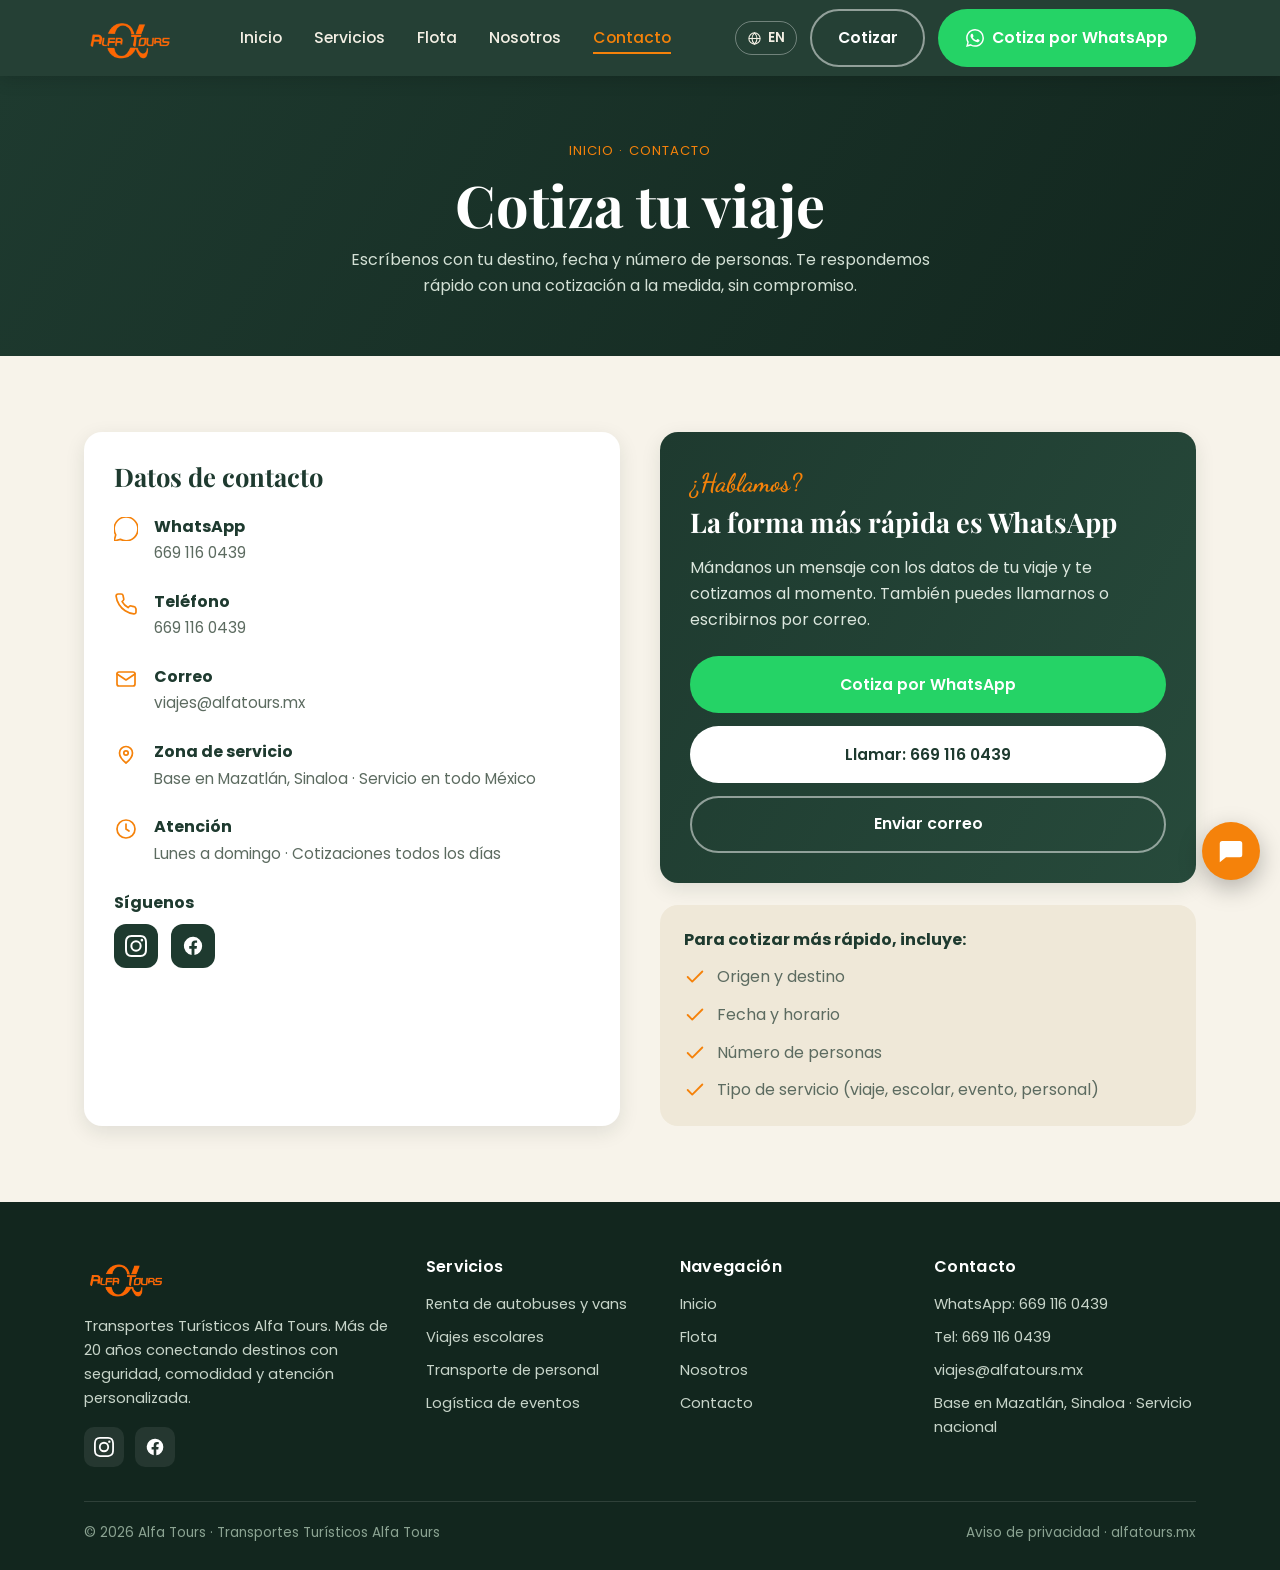
<file: contacto.html>
<!DOCTYPE html>
<html lang="es">
<head>
<meta charset="UTF-8">
<meta name="viewport" content="width=device-width, initial-scale=1.0">
<title>Contacto | Alfa Tours — Cotiza tu viaje</title>
<meta name="description" content="Contacta a Alfa Tours para cotizar renta de autobuses, vans, viajes escolares o logística de eventos. WhatsApp 669 116 0439. Base en Mazatlán, servicio en todo México.">
<link rel="canonical" href="https://alfatours.mx/contacto.html">
<link rel="alternate" hreflang="es" href="https://alfatours.mx/contacto.html">
<link rel="alternate" hreflang="en" href="https://alfatours.mx/en/contact.html">
<link rel="alternate" hreflang="x-default" href="https://alfatours.mx/contacto.html">
<link rel="icon" href="img/favicon.svg" type="image/svg+xml">
<link rel="preconnect" href="https://fonts.googleapis.com">
<link rel="preconnect" href="https://fonts.gstatic.com" crossorigin>
<link href="https://fonts.googleapis.com/css2?family=Playfair+Display:ital,wght@0,500;0,700;0,800;1,600&family=Poppins:wght@400;500;600;700&family=Dancing+Script:wght@600;700&display=swap" rel="stylesheet">
<link rel="stylesheet" href="css/styles.css">
</head>
<body>

<header class="header">
  <div class="container nav">
    <a href="index.html" class="nav__logo"><img src="img/logo.png" alt="Alfa Tours"></a>
    <ul class="nav__links">
      <li><a href="index.html">Inicio</a></li>
      <li><a href="servicios.html">Servicios</a></li>
      <li><a href="flota.html">Flota</a></li>
      <li><a href="nosotros.html">Nosotros</a></li>
      <li><a href="contacto.html" class="active">Contacto</a></li>
    </ul>
    <div class="nav__cta">
      <a href="en/contact.html" class="nav__lang" hreflang="en" aria-label="Switch to English"><svg viewBox="0 0 24 24"><circle cx="12" cy="12" r="9"/><path d="M3 12h18M12 3c2.5 2.4 4 5.6 4 9s-1.5 6.6-4 9c-2.5-2.4-4-5.6-4-9s1.5-6.6 4-9z" stroke-linejoin="round"/></svg> EN</a>
      <a href="contacto.html#cotizar" class="btn btn--ghost" style="color:#fff;border-color:rgba(255,255,255,.5)">Cotizar</a>
      <a href="#" class="btn btn--wa" data-af-cotizar>
        <svg viewBox="0 0 24 24" fill="currentColor"><path d="M.057 24l1.687-6.163a11.867 11.867 0 01-1.587-5.945C.16 5.335 5.495 0 12.05 0a11.82 11.82 0 018.413 3.488 11.82 11.82 0 013.48 8.414c-.003 6.557-5.338 11.892-11.893 11.892a11.9 11.9 0 01-5.688-1.448L.057 24zm6.597-3.807c1.676.995 3.276 1.591 5.392 1.592 5.448 0 9.886-4.434 9.889-9.885.002-5.462-4.415-9.89-9.881-9.892-5.452 0-9.887 4.434-9.889 9.884a9.86 9.86 0 001.599 5.379l-.999 3.648 3.9-1.026zm11.387-5.464c-.074-.124-.272-.198-.57-.347-.297-.149-1.758-.868-2.031-.967-.272-.099-.47-.149-.669.149-.198.297-.767.967-.94 1.165-.173.198-.347.223-.644.074-.297-.149-1.255-.462-2.39-1.475-.883-.788-1.48-1.761-1.653-2.059-.173-.297-.018-.458.13-.606.134-.133.297-.347.446-.521.151-.172.2-.296.3-.495.099-.198.05-.372-.025-.521-.075-.148-.669-1.611-.916-2.206-.242-.579-.487-.501-.669-.51l-.57-.01c-.198 0-.52.074-.792.372-.272.297-1.04 1.016-1.04 2.479 0 1.462 1.065 2.875 1.213 3.074.149.198 2.095 3.2 5.076 4.487.709.306 1.263.489 1.694.626.712.226 1.36.194 1.872.118.571-.085 1.758-.719 2.006-1.413.248-.694.248-1.29.173-1.414z"/></svg>
        Cotiza por WhatsApp
      </a>
    </div>
    <button class="nav__toggle" aria-label="Menú"><span></span><span></span><span></span></button>
  </div>
</header>

<section class="pagehero">
  <div class="container">
    <div class="breadcrumb">Inicio · Contacto</div>
    <h1>Cotiza tu viaje</h1>
    <p>Escríbenos con tu destino, fecha y número de personas. Te respondemos rápido con una cotización a la medida, sin compromiso.</p>
  </div>
</section>

<section class="section">
  <div class="container contact-grid">
    <div class="contact-card">
      <h2 style="font-size:1.6rem;margin-bottom:1.4rem">Datos de contacto</h2>
      <div class="contact-item">
        <svg viewBox="0 0 24 24" fill="none" stroke-width="1.7"><path d="M.057 24l1.687-6.163a11.867 11.867 0 01-1.587-5.945C.16 5.335 5.495 0 12.05 0a11.82 11.82 0 018.413 3.488 11.82 11.82 0 013.48 8.414c-.003 6.557-5.338 11.892-11.893 11.892a11.9 11.9 0 01-5.688-1.448L.057 24z" stroke-linejoin="round"/></svg>
        <div><b>WhatsApp</b><a href="https://wa.me/526691160439?text=Hola%20Alfa%20Tours%2C%20quiero%20cotizar%20un%20viaje" target="_blank" rel="noopener">669 116 0439</a></div>
      </div>
      <div class="contact-item">
        <svg viewBox="0 0 24 24" fill="none" stroke-width="1.7"><path d="M22 16.9v3a2 2 0 01-2.2 2 19.8 19.8 0 01-8.6-3.1 19.5 19.5 0 01-6-6A19.8 19.8 0 012.1 4.2 2 2 0 014.1 2h3a2 2 0 012 1.7c.1.9.3 1.8.6 2.7a2 2 0 01-.5 2.1L8.1 9.6a16 16 0 006 6l1.1-1.1a2 2 0 012.1-.5c.9.3 1.8.5 2.7.6a2 2 0 011.7 2z" stroke-linejoin="round"/></svg>
        <div><b>Teléfono</b><a href="tel:+526691160439">669 116 0439</a></div>
      </div>
      <div class="contact-item">
        <svg viewBox="0 0 24 24" fill="none" stroke-width="1.7"><rect x="3" y="5" width="18" height="14" rx="2"/><path d="M3 7l9 6 9-6" stroke-linecap="round" stroke-linejoin="round"/></svg>
        <div><b>Correo</b>
          <a href="mailto:viajes@alfatours.mx">viajes@alfatours.mx</a>
        </div>
      </div>
      <div class="contact-item">
        <svg viewBox="0 0 24 24" fill="none" stroke-width="1.7"><path d="M12 21s-6.5-5.2-6.5-10A6.5 6.5 0 0112 4.5 6.5 6.5 0 0118.5 11c0 4.8-6.5 10-6.5 10z" stroke-linejoin="round"/><circle cx="12" cy="11" r="2.2"/></svg>
        <div><b>Zona de servicio</b><span>Base en Mazatlán, Sinaloa · Servicio en todo México</span></div>
      </div>
      <div class="contact-item">
        <svg viewBox="0 0 24 24" fill="none" stroke-width="1.7"><circle cx="12" cy="12" r="9"/><path d="M12 7v5l3 2" stroke-linecap="round"/></svg>
        <div><b>Atención</b><span>Lunes a domingo · Cotizaciones todos los días</span></div>
      </div>
      <div style="margin-top:1.4rem">
        <b style="color:var(--verde);display:block;margin-bottom:.5rem">Síguenos</b>
        <div class="socials">
          <a href="https://www.instagram.com/viajesalfatours/" target="_blank" rel="noopener" aria-label="Instagram"><svg viewBox="0 0 24 24"><path d="M12 2.163c3.204 0 3.584.012 4.85.07 3.252.148 4.771 1.691 4.919 4.919.058 1.265.069 1.645.069 4.849 0 3.205-.012 3.584-.069 4.849-.149 3.225-1.664 4.771-4.919 4.919-1.266.058-1.644.07-4.85.07-3.204 0-3.584-.012-4.849-.07-3.26-.149-4.771-1.699-4.919-4.92-.058-1.265-.07-1.644-.07-4.849 0-3.204.013-3.583.07-4.849.149-3.227 1.664-4.771 4.919-4.919 1.266-.057 1.645-.069 4.849-.069zm0-2.163C8.741 0 8.332.014 7.052.072 2.695.272.273 2.69.073 7.052.014 8.333 0 8.741 0 12c0 3.259.014 3.668.072 4.948.2 4.358 2.618 6.78 6.98 6.98C8.333 23.986 8.741 24 12 24c3.259 0 3.668-.014 4.948-.072 4.354-.2 6.782-2.618 6.979-6.98.059-1.28.073-1.689.073-4.948 0-3.259-.014-3.667-.072-4.947-.196-4.354-2.617-6.78-6.979-6.98C15.668.014 15.259 0 12 0zm0 5.838a6.162 6.162 0 100 12.324 6.162 6.162 0 000-12.324zM12 16a4 4 0 110-8 4 4 0 010 8zm6.406-11.845a1.44 1.44 0 100 2.881 1.44 1.44 0 000-2.881z"/></svg></a>
          <a href="https://www.facebook.com/alfatoursmazatlan/" target="_blank" rel="noopener" aria-label="Facebook"><svg viewBox="0 0 24 24"><path d="M22 12a10 10 0 10-11.56 9.88v-6.99H7.9V12h2.54V9.8c0-2.5 1.49-3.89 3.78-3.89 1.09 0 2.24.2 2.24.2v2.46h-1.26c-1.24 0-1.63.77-1.63 1.56V12h2.78l-.44 2.89h-2.34v6.99A10 10 0 0022 12z"/></svg></a>
        </div>
      </div>
    </div>

    <div>
      <div class="contact-card" style="background:linear-gradient(120deg,var(--verde),var(--verde-2));color:#fff">
        <span class="script" style="font-size:1.6rem">¿Hablamos?</span>
        <h2 style="color:#fff;font-size:1.7rem;margin:.2rem 0 1rem">La forma más rápida es WhatsApp</h2>
        <p style="color:#dbe6dd">Mándanos un mensaje con los datos de tu viaje y te cotizamos al momento. También puedes llamarnos o escribirnos por correo.</p>
        <div style="display:flex;flex-direction:column;gap:.8rem;margin-top:1.4rem">
          <a href="#" class="btn btn--wa" data-af-cotizar style="justify-content:center">Cotiza por WhatsApp</a>
          <a href="tel:+526691160439" class="btn btn--light" style="justify-content:center">Llamar: 669 116 0439</a>
          <a href="mailto:viajes@alfatours.mx" class="btn btn--light" style="justify-content:center;background:transparent;color:#fff;border-color:rgba(255,255,255,.5)">Enviar correo</a>
        </div>
      </div>
      <div style="margin-top:22px;background:var(--crema-2);border-radius:var(--radio);padding:22px 24px">
        <b style="color:var(--verde)">Para cotizar más rápido, incluye:</b>
        <ul class="checks" style="margin-top:.7rem">
          <li><svg viewBox="0 0 24 24" fill="none" stroke-width="2"><path d="M20 6L9 17l-5-5" stroke-linecap="round" stroke-linejoin="round"/></svg> Origen y destino</li>
          <li><svg viewBox="0 0 24 24" fill="none" stroke-width="2"><path d="M20 6L9 17l-5-5" stroke-linecap="round" stroke-linejoin="round"/></svg> Fecha y horario</li>
          <li><svg viewBox="0 0 24 24" fill="none" stroke-width="2"><path d="M20 6L9 17l-5-5" stroke-linecap="round" stroke-linejoin="round"/></svg> Número de personas</li>
          <li><svg viewBox="0 0 24 24" fill="none" stroke-width="2"><path d="M20 6L9 17l-5-5" stroke-linecap="round" stroke-linejoin="round"/></svg> Tipo de servicio (viaje, escolar, evento, personal)</li>
        </ul>
      </div>
    </div>
  </div>
</section>

<footer class="footer">
  <div class="container">
    <div class="footer__grid">
      <div>
        <img src="img/logo.png" alt="Alfa Tours">
        <p>Transportes Turísticos Alfa Tours. Más de 20 años conectando destinos con seguridad, comodidad y atención personalizada.</p>
        <div class="footer__socials">
          <a href="https://www.instagram.com/viajesalfatours/" target="_blank" rel="noopener" aria-label="Instagram"><svg viewBox="0 0 24 24"><path d="M12 2.163c3.204 0 3.584.012 4.85.07 3.252.148 4.771 1.691 4.919 4.919.058 1.265.069 1.645.069 4.849 0 3.205-.012 3.584-.069 4.849-.149 3.225-1.664 4.771-4.919 4.919-1.266.058-1.644.07-4.85.07-3.204 0-3.584-.012-4.849-.07-3.26-.149-4.771-1.699-4.919-4.92-.058-1.265-.07-1.644-.07-4.849 0-3.204.013-3.583.07-4.849.149-3.227 1.664-4.771 4.919-4.919 1.266-.057 1.645-.069 4.849-.069zm0-2.163C8.741 0 8.332.014 7.052.072 2.695.272.273 2.69.073 7.052.014 8.333 0 8.741 0 12c0 3.259.014 3.668.072 4.948.2 4.358 2.618 6.78 6.98 6.98C8.333 23.986 8.741 24 12 24c3.259 0 3.668-.014 4.948-.072 4.354-.2 6.782-2.618 6.979-6.98.059-1.28.073-1.689.073-4.948 0-3.259-.014-3.667-.072-4.947-.196-4.354-2.617-6.78-6.979-6.98C15.668.014 15.259 0 12 0zm0 5.838a6.162 6.162 0 100 12.324 6.162 6.162 0 000-12.324zM12 16a4 4 0 110-8 4 4 0 010 8zm6.406-11.845a1.44 1.44 0 100 2.881 1.44 1.44 0 000-2.881z"/></svg></a>
          <a href="https://www.facebook.com/alfatoursmazatlan/" target="_blank" rel="noopener" aria-label="Facebook"><svg viewBox="0 0 24 24"><path d="M22 12a10 10 0 10-11.56 9.88v-6.99H7.9V12h2.54V9.8c0-2.5 1.49-3.89 3.78-3.89 1.09 0 2.24.2 2.24.2v2.46h-1.26c-1.24 0-1.63.77-1.63 1.56V12h2.78l-.44 2.89h-2.34v6.99A10 10 0 0022 12z"/></svg></a>
        </div>
      </div>
      <div>
        <h4>Servicios</h4>
        <ul>
          <li><a href="servicios.html">Renta de autobuses y vans</a></li>
          <li><a href="servicios.html">Viajes escolares</a></li>
          <li><a href="servicios.html">Transporte de personal</a></li>
          <li><a href="servicios.html">Logística de eventos</a></li>
        </ul>
      </div>
      <div>
        <h4>Navegación</h4>
        <ul>
          <li><a href="index.html">Inicio</a></li>
          <li><a href="flota.html">Flota</a></li>
          <li><a href="nosotros.html">Nosotros</a></li>
          <li><a href="contacto.html">Contacto</a></li>
        </ul>
      </div>
      <div>
        <h4>Contacto</h4>
        <ul>
          <li><a href="https://wa.me/526691160439" target="_blank" rel="noopener">WhatsApp: 669 116 0439</a></li>
          <li><a href="tel:+526691160439">Tel: 669 116 0439</a></li>
          <li><a href="mailto:viajes@alfatours.mx">viajes@alfatours.mx</a></li>
          <li>Base en Mazatlán, Sinaloa · Servicio nacional</li>
        </ul>
      </div>
    </div>
    <div class="footer__bottom">
      <span>© <span class="js-year">2026</span> Alfa Tours · Transportes Turísticos Alfa Tours</span>
      <span><a href="privacidad.html">Aviso de privacidad</a> · alfatours.mx</span>
    </div>
  </div>
</footer>

<a href="https://wa.me/526691160439?text=Hola%20Alfa%20Tours%2C%20quiero%20cotizar%20un%20viaje" class="wa-float" target="_blank" rel="noopener" aria-label="WhatsApp">
  <svg viewBox="0 0 24 24"><path d="M.057 24l1.687-6.163a11.867 11.867 0 01-1.587-5.945C.16 5.335 5.495 0 12.05 0a11.82 11.82 0 018.413 3.488 11.82 11.82 0 013.48 8.414c-.003 6.557-5.338 11.892-11.893 11.892a11.9 11.9 0 01-5.688-1.448L.057 24zm6.597-3.807c1.676.995 3.276 1.591 5.392 1.592 5.448 0 9.886-4.434 9.889-9.885.002-5.462-4.415-9.89-9.881-9.892-5.452 0-9.887 4.434-9.889 9.884a9.86 9.86 0 001.599 5.379l-.999 3.648 3.9-1.026zm11.387-5.464c-.074-.124-.272-.198-.57-.347-.297-.149-1.758-.868-2.031-.967-.272-.099-.47-.149-.669.149-.198.297-.767.967-.94 1.165-.173.198-.347.223-.644.074-.297-.149-1.255-.462-2.39-1.475-.883-.788-1.48-1.761-1.653-2.059-.173-.297-.018-.458.13-.606.134-.133.297-.347.446-.521.151-.172.2-.296.3-.495.099-.198.05-.372-.025-.521-.075-.148-.669-1.611-.916-2.206-.242-.579-.487-.501-.669-.51l-.57-.01c-.198 0-.52.074-.792.372-.272.297-1.04 1.016-1.04 2.479 0 1.462 1.065 2.875 1.213 3.074.149.198 2.095 3.2 5.076 4.487.709.306 1.263.489 1.694.626.712.226 1.36.194 1.872.118.571-.085 1.758-.719 2.006-1.413.248-.694.248-1.29.173-1.414z"/></svg>
</a>

<script src="js/main.js"></script>
</body>
</html>
</file>
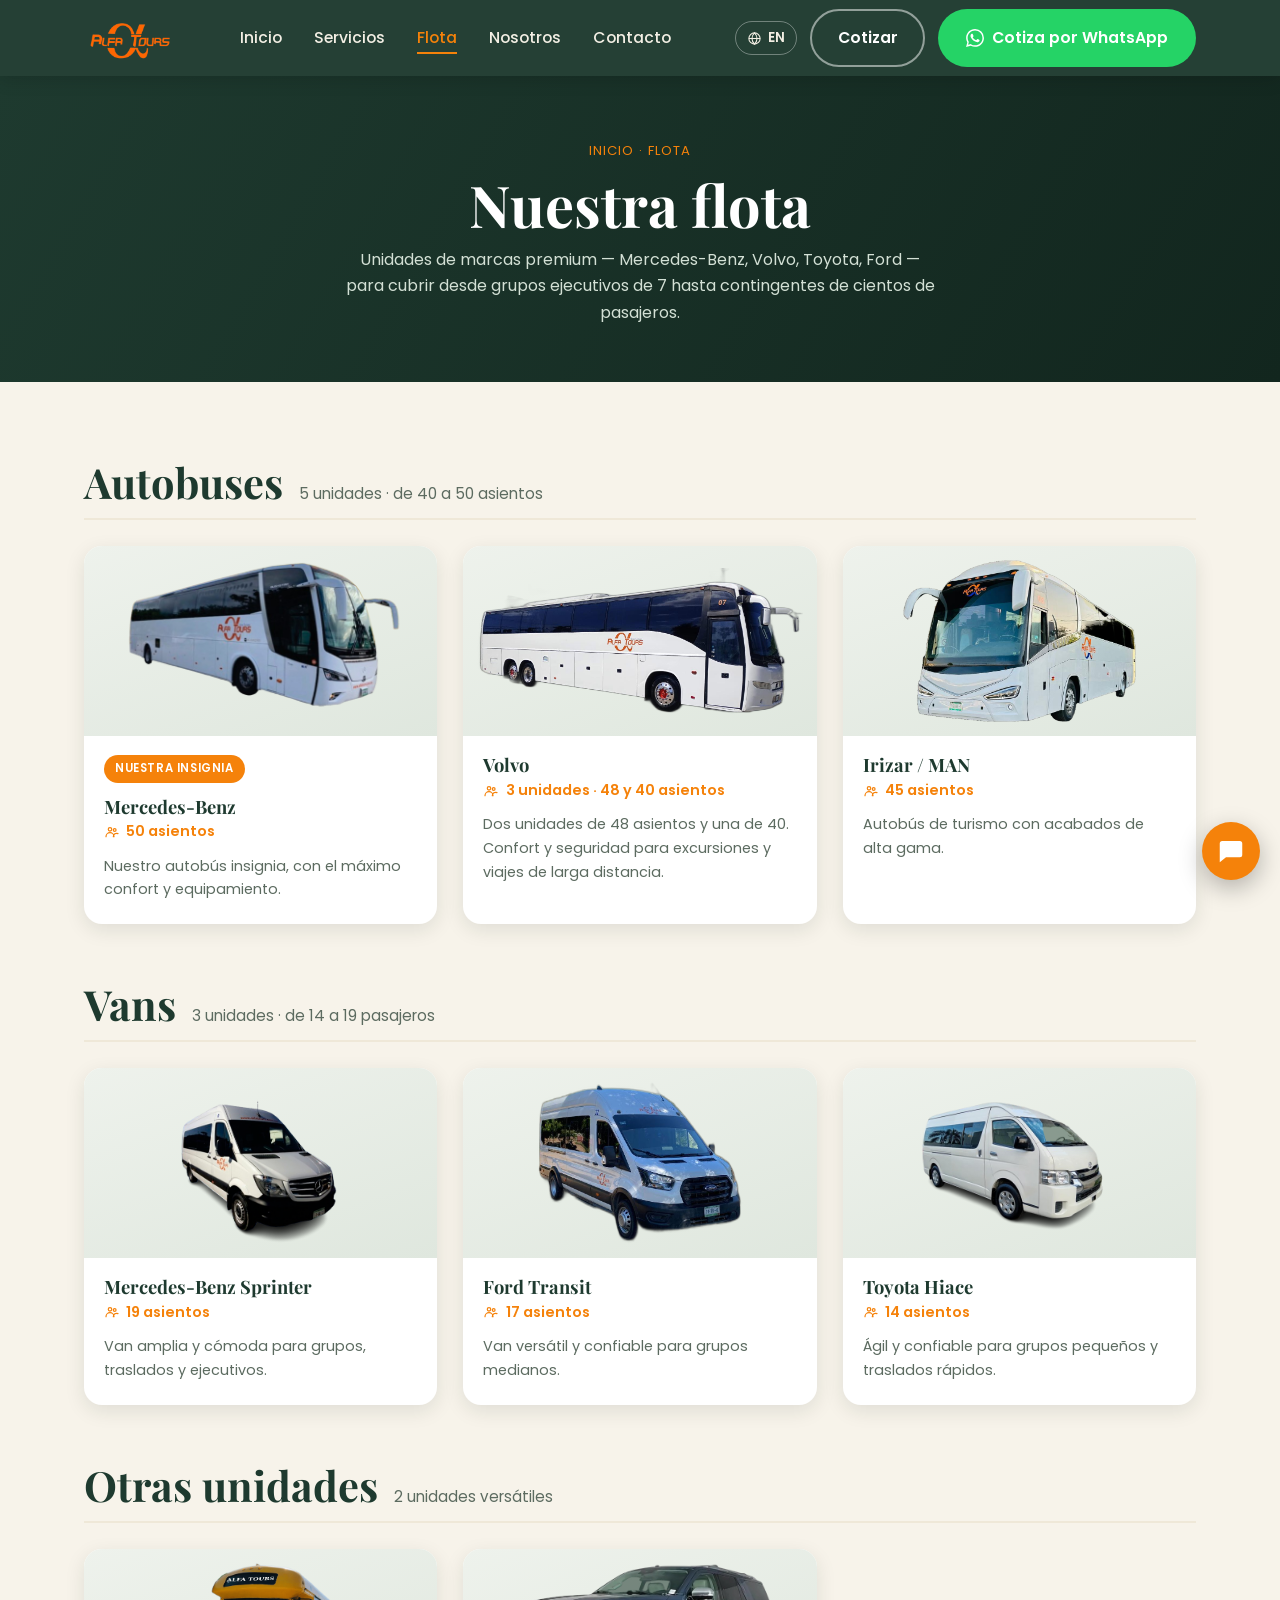
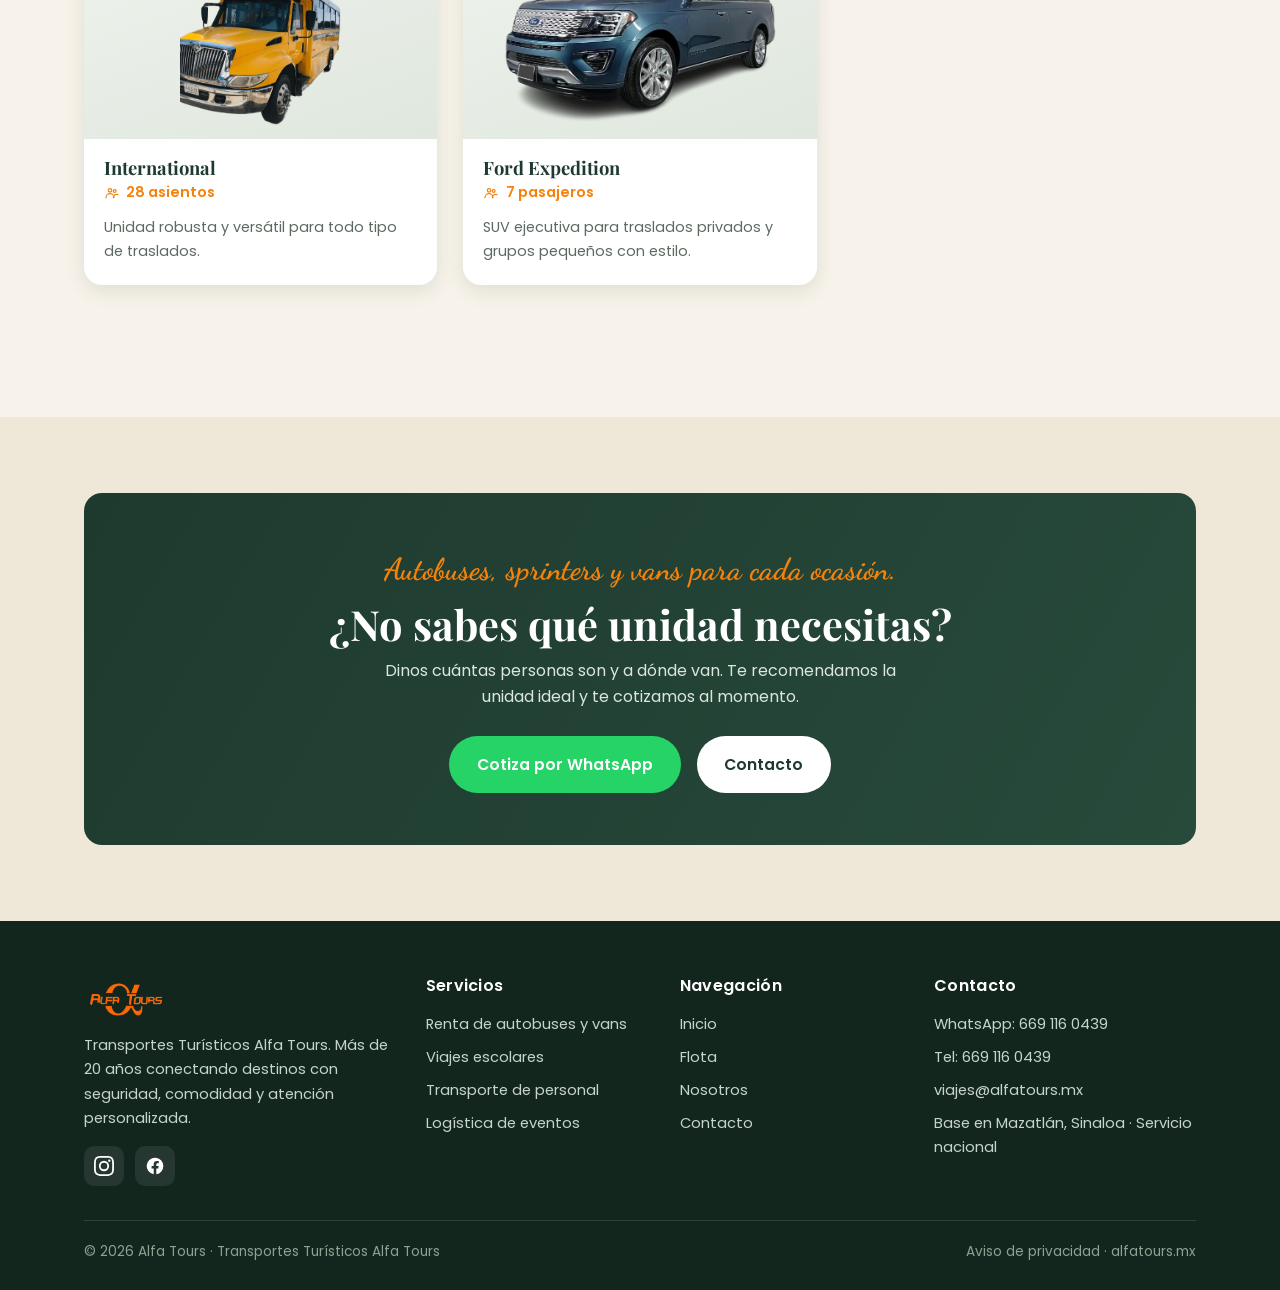
<file: flota.html>
<!DOCTYPE html>
<html lang="es">
<head>
<meta charset="UTF-8">
<meta name="viewport" content="width=device-width, initial-scale=1.0">
<title>Nuestra flota | Alfa Tours — Autobuses, vans y SUV ejecutiva</title>
<meta name="description" content="Flota Alfa Tours: autobuses de 40 a 50 asientos (Mercedes-Benz, Volvo, Irizar), vans Sprinter, Transit y Hiace, unidad escolar y SUV ejecutiva Ford Expedition. Marcas premium para cada grupo.">
<link rel="canonical" href="https://alfatours.mx/flota.html">
<link rel="alternate" hreflang="es" href="https://alfatours.mx/flota.html">
<link rel="alternate" hreflang="en" href="https://alfatours.mx/en/fleet.html">
<link rel="alternate" hreflang="x-default" href="https://alfatours.mx/flota.html">
<link rel="icon" href="img/favicon.svg" type="image/svg+xml">
<link rel="preconnect" href="https://fonts.googleapis.com">
<link rel="preconnect" href="https://fonts.gstatic.com" crossorigin>
<link href="https://fonts.googleapis.com/css2?family=Playfair+Display:ital,wght@0,500;0,700;0,800;1,600&family=Poppins:wght@400;500;600;700&family=Dancing+Script:wght@600;700&display=swap" rel="stylesheet">
<link rel="stylesheet" href="css/styles.css">
</head>
<body>

<header class="header">
  <div class="container nav">
    <a href="index.html" class="nav__logo"><img src="img/logo.png" alt="Alfa Tours"></a>
    <ul class="nav__links">
      <li><a href="index.html">Inicio</a></li>
      <li><a href="servicios.html">Servicios</a></li>
      <li><a href="flota.html" class="active">Flota</a></li>
      <li><a href="nosotros.html">Nosotros</a></li>
      <li><a href="contacto.html">Contacto</a></li>
    </ul>
    <div class="nav__cta">
      <a href="en/fleet.html" class="nav__lang" hreflang="en" aria-label="Switch to English"><svg viewBox="0 0 24 24"><circle cx="12" cy="12" r="9"/><path d="M3 12h18M12 3c2.5 2.4 4 5.6 4 9s-1.5 6.6-4 9c-2.5-2.4-4-5.6-4-9s1.5-6.6 4-9z" stroke-linejoin="round"/></svg> EN</a>
      <a href="contacto.html#cotizar" class="btn btn--ghost" style="color:#fff;border-color:rgba(255,255,255,.5)">Cotizar</a>
      <a href="#" class="btn btn--wa" data-af-cotizar>
        <svg viewBox="0 0 24 24" fill="currentColor"><path d="M.057 24l1.687-6.163a11.867 11.867 0 01-1.587-5.945C.16 5.335 5.495 0 12.05 0a11.82 11.82 0 018.413 3.488 11.82 11.82 0 013.48 8.414c-.003 6.557-5.338 11.892-11.893 11.892a11.9 11.9 0 01-5.688-1.448L.057 24zm6.597-3.807c1.676.995 3.276 1.591 5.392 1.592 5.448 0 9.886-4.434 9.889-9.885.002-5.462-4.415-9.89-9.881-9.892-5.452 0-9.887 4.434-9.889 9.884a9.86 9.86 0 001.599 5.379l-.999 3.648 3.9-1.026zm11.387-5.464c-.074-.124-.272-.198-.57-.347-.297-.149-1.758-.868-2.031-.967-.272-.099-.47-.149-.669.149-.198.297-.767.967-.94 1.165-.173.198-.347.223-.644.074-.297-.149-1.255-.462-2.39-1.475-.883-.788-1.48-1.761-1.653-2.059-.173-.297-.018-.458.13-.606.134-.133.297-.347.446-.521.151-.172.2-.296.3-.495.099-.198.05-.372-.025-.521-.075-.148-.669-1.611-.916-2.206-.242-.579-.487-.501-.669-.51l-.57-.01c-.198 0-.52.074-.792.372-.272.297-1.04 1.016-1.04 2.479 0 1.462 1.065 2.875 1.213 3.074.149.198 2.095 3.2 5.076 4.487.709.306 1.263.489 1.694.626.712.226 1.36.194 1.872.118.571-.085 1.758-.719 2.006-1.413.248-.694.248-1.29.173-1.414z"/></svg>
        Cotiza por WhatsApp
      </a>
    </div>
    <button class="nav__toggle" aria-label="Menú"><span></span><span></span><span></span></button>
  </div>
</header>

<section class="pagehero">
  <div class="container">
    <div class="breadcrumb">Inicio · Flota</div>
    <h1>Nuestra flota</h1>
    <p>Unidades de marcas premium — Mercedes-Benz, Volvo, Toyota, Ford — para cubrir desde grupos ejecutivos de 7 hasta contingentes de cientos de pasajeros.</p>
  </div>
</section>

<!-- Autobuses -->
<section class="section">
  <div class="container">
    <div class="fleet-cat">
      <div class="fleet-cat__head">
        <h2>Autobuses</h2><span>5 unidades · de 40 a 50 asientos</span>
      </div>
      <div class="grid grid--3">
        <article class="unit">
          <div class="unit__img"><img src="img/coach-2.png" alt="Autobús Mercedes-Benz Alfa Tours"></div>
          <div class="unit__body">
            <span class="card__tag">Nuestra insignia</span>
            <h3>Mercedes-Benz</h3>
            <span class="unit__seats"><svg viewBox="0 0 24 24" fill="none" stroke-width="1.8"><circle cx="9" cy="8" r="2.6"/><circle cx="16" cy="9" r="2.1"/><path d="M3 19a6 6 0 0112 0M14 19a5 5 0 017-4.6" stroke-linecap="round"/></svg> 50 asientos</span>
            <p>Nuestro autobús insignia, con el máximo confort y equipamiento.</p>
          </div>
        </article>
        <article class="unit">
          <div class="unit__img"><img src="img/coach-volvo.png" alt="Autobús Volvo Alfa Tours"></div>
          <div class="unit__body">
            <h3>Volvo</h3>
            <span class="unit__seats"><svg viewBox="0 0 24 24" fill="none" stroke-width="1.8"><circle cx="9" cy="8" r="2.6"/><circle cx="16" cy="9" r="2.1"/><path d="M3 19a6 6 0 0112 0M14 19a5 5 0 017-4.6" stroke-linecap="round"/></svg> 3 unidades · 48 y 40 asientos</span>
            <p>Dos unidades de 48 asientos y una de 40. Confort y seguridad para excursiones y viajes de larga distancia.</p>
          </div>
        </article>
        <article class="unit">
          <div class="unit__img"><img src="img/coach-irizar.png" alt="Autobús Irizar Alfa Tours"></div>
          <div class="unit__body">
            <h3>Irizar / MAN</h3>
            <span class="unit__seats"><svg viewBox="0 0 24 24" fill="none" stroke-width="1.8"><circle cx="9" cy="8" r="2.6"/><circle cx="16" cy="9" r="2.1"/><path d="M3 19a6 6 0 0112 0M14 19a5 5 0 017-4.6" stroke-linecap="round"/></svg> 45 asientos</span>
            <p>Autobús de turismo con acabados de alta gama.</p>
          </div>
        </article>
      </div>
    </div>

    <!-- Vans -->
    <div class="fleet-cat">
      <div class="fleet-cat__head">
        <h2>Vans</h2><span>3 unidades · de 14 a 19 pasajeros</span>
      </div>
      <div class="grid grid--3">
        <article class="unit">
          <div class="unit__img"><img src="img/van-sprinter.png" alt="Mercedes-Benz Sprinter Alfa Tours"></div>
          <div class="unit__body">
            <h3>Mercedes-Benz Sprinter</h3>
            <span class="unit__seats"><svg viewBox="0 0 24 24" fill="none" stroke-width="1.8"><circle cx="9" cy="8" r="2.6"/><circle cx="16" cy="9" r="2.1"/><path d="M3 19a6 6 0 0112 0M14 19a5 5 0 017-4.6" stroke-linecap="round"/></svg> 19 asientos</span>
            <p>Van amplia y cómoda para grupos, traslados y ejecutivos.</p>
          </div>
        </article>
        <article class="unit">
          <div class="unit__img"><img src="img/van-transit.png" alt="Ford Transit Alfa Tours"></div>
          <div class="unit__body">
            <h3>Ford Transit</h3>
            <span class="unit__seats"><svg viewBox="0 0 24 24" fill="none" stroke-width="1.8"><circle cx="9" cy="8" r="2.6"/><circle cx="16" cy="9" r="2.1"/><path d="M3 19a6 6 0 0112 0M14 19a5 5 0 017-4.6" stroke-linecap="round"/></svg> 17 asientos</span>
            <p>Van versátil y confiable para grupos medianos.</p>
          </div>
        </article>
        <article class="unit">
          <div class="unit__img"><img src="img/van-hiace.png" alt="Toyota Hiace Alfa Tours"></div>
          <div class="unit__body">
            <h3>Toyota Hiace</h3>
            <span class="unit__seats"><svg viewBox="0 0 24 24" fill="none" stroke-width="1.8"><circle cx="9" cy="8" r="2.6"/><circle cx="16" cy="9" r="2.1"/><path d="M3 19a6 6 0 0112 0M14 19a5 5 0 017-4.6" stroke-linecap="round"/></svg> 14 asientos</span>
            <p>Ágil y confiable para grupos pequeños y traslados rápidos.</p>
          </div>
        </article>
      </div>
    </div>

    <!-- Escolar y ejecutivo -->
    <div class="fleet-cat">
      <div class="fleet-cat__head">
        <h2>Otras unidades</h2><span>2 unidades versátiles</span>
      </div>
      <div class="grid grid--3">
        <article class="unit">
          <div class="unit__img"><img src="img/escolar-international.png" alt="Autobús International Alfa Tours"></div>
          <div class="unit__body">
            <h3>International</h3>
            <span class="unit__seats"><svg viewBox="0 0 24 24" fill="none" stroke-width="1.8"><circle cx="9" cy="8" r="2.6"/><circle cx="16" cy="9" r="2.1"/><path d="M3 19a6 6 0 0112 0M14 19a5 5 0 017-4.6" stroke-linecap="round"/></svg> 28 asientos</span>
            <p>Unidad robusta y versátil para todo tipo de traslados.</p>
          </div>
        </article>
        <article class="unit">
          <div class="unit__img"><img src="img/suv-expedition.png" alt="Ford Expedition SUV ejecutiva Alfa Tours"></div>
          <div class="unit__body">
            <h3>Ford Expedition</h3>
            <span class="unit__seats"><svg viewBox="0 0 24 24" fill="none" stroke-width="1.8"><circle cx="9" cy="8" r="2.6"/><circle cx="16" cy="9" r="2.1"/><path d="M3 19a6 6 0 0112 0M14 19a5 5 0 017-4.6" stroke-linecap="round"/></svg> 7 pasajeros</span>
            <p>SUV ejecutiva para traslados privados y grupos pequeños con estilo.</p>
          </div>
        </article>
      </div>
    </div>
  </div>
</section>

<section class="section bg-crema">
  <div class="container">
    <div class="cta-band">
      <span class="script">Autobuses, sprinters y vans para cada ocasión.</span>
      <h2 style="margin-top:.3rem">¿No sabes qué unidad necesitas?</h2>
      <p>Dinos cuántas personas son y a dónde van. Te recomendamos la unidad ideal y te cotizamos al momento.</p>
      <div class="hero__cta">
        <a href="#" class="btn btn--wa" data-af-cotizar>Cotiza por WhatsApp</a>
        <a href="contacto.html" class="btn btn--light">Contacto</a>
      </div>
    </div>
  </div>
</section>

<footer class="footer">
  <div class="container">
    <div class="footer__grid">
      <div>
        <img src="img/logo.png" alt="Alfa Tours">
        <p>Transportes Turísticos Alfa Tours. Más de 20 años conectando destinos con seguridad, comodidad y atención personalizada.</p>
        <div class="footer__socials">
          <a href="https://www.instagram.com/viajesalfatours/" target="_blank" rel="noopener" aria-label="Instagram"><svg viewBox="0 0 24 24"><path d="M12 2.163c3.204 0 3.584.012 4.85.07 3.252.148 4.771 1.691 4.919 4.919.058 1.265.069 1.645.069 4.849 0 3.205-.012 3.584-.069 4.849-.149 3.225-1.664 4.771-4.919 4.919-1.266.058-1.644.07-4.85.07-3.204 0-3.584-.012-4.849-.07-3.26-.149-4.771-1.699-4.919-4.92-.058-1.265-.07-1.644-.07-4.849 0-3.204.013-3.583.07-4.849.149-3.227 1.664-4.771 4.919-4.919 1.266-.057 1.645-.069 4.849-.069zm0-2.163C8.741 0 8.332.014 7.052.072 2.695.272.273 2.69.073 7.052.014 8.333 0 8.741 0 12c0 3.259.014 3.668.072 4.948.2 4.358 2.618 6.78 6.98 6.98C8.333 23.986 8.741 24 12 24c3.259 0 3.668-.014 4.948-.072 4.354-.2 6.782-2.618 6.979-6.98.059-1.28.073-1.689.073-4.948 0-3.259-.014-3.667-.072-4.947-.196-4.354-2.617-6.78-6.979-6.98C15.668.014 15.259 0 12 0zm0 5.838a6.162 6.162 0 100 12.324 6.162 6.162 0 000-12.324zM12 16a4 4 0 110-8 4 4 0 010 8zm6.406-11.845a1.44 1.44 0 100 2.881 1.44 1.44 0 000-2.881z"/></svg></a>
          <a href="https://www.facebook.com/alfatoursmazatlan/" target="_blank" rel="noopener" aria-label="Facebook"><svg viewBox="0 0 24 24"><path d="M22 12a10 10 0 10-11.56 9.88v-6.99H7.9V12h2.54V9.8c0-2.5 1.49-3.89 3.78-3.89 1.09 0 2.24.2 2.24.2v2.46h-1.26c-1.24 0-1.63.77-1.63 1.56V12h2.78l-.44 2.89h-2.34v6.99A10 10 0 0022 12z"/></svg></a>
        </div>
      </div>
      <div>
        <h4>Servicios</h4>
        <ul>
          <li><a href="servicios.html">Renta de autobuses y vans</a></li>
          <li><a href="servicios.html">Viajes escolares</a></li>
          <li><a href="servicios.html">Transporte de personal</a></li>
          <li><a href="servicios.html">Logística de eventos</a></li>
        </ul>
      </div>
      <div>
        <h4>Navegación</h4>
        <ul>
          <li><a href="index.html">Inicio</a></li>
          <li><a href="flota.html">Flota</a></li>
          <li><a href="nosotros.html">Nosotros</a></li>
          <li><a href="contacto.html">Contacto</a></li>
        </ul>
      </div>
      <div>
        <h4>Contacto</h4>
        <ul>
          <li><a href="https://wa.me/526691160439" target="_blank" rel="noopener">WhatsApp: 669 116 0439</a></li>
          <li><a href="tel:+526691160439">Tel: 669 116 0439</a></li>
          <li><a href="mailto:viajes@alfatours.mx">viajes@alfatours.mx</a></li>
          <li>Base en Mazatlán, Sinaloa · Servicio nacional</li>
        </ul>
      </div>
    </div>
    <div class="footer__bottom">
      <span>© <span class="js-year">2026</span> Alfa Tours · Transportes Turísticos Alfa Tours</span>
      <span><a href="privacidad.html">Aviso de privacidad</a> · alfatours.mx</span>
    </div>
  </div>
</footer>

<a href="https://wa.me/526691160439?text=Hola%20Alfa%20Tours%2C%20quiero%20cotizar%20un%20viaje" class="wa-float" target="_blank" rel="noopener" aria-label="WhatsApp">
  <svg viewBox="0 0 24 24"><path d="M.057 24l1.687-6.163a11.867 11.867 0 01-1.587-5.945C.16 5.335 5.495 0 12.05 0a11.82 11.82 0 018.413 3.488 11.82 11.82 0 013.48 8.414c-.003 6.557-5.338 11.892-11.893 11.892a11.9 11.9 0 01-5.688-1.448L.057 24zm6.597-3.807c1.676.995 3.276 1.591 5.392 1.592 5.448 0 9.886-4.434 9.889-9.885.002-5.462-4.415-9.89-9.881-9.892-5.452 0-9.887 4.434-9.889 9.884a9.86 9.86 0 001.599 5.379l-.999 3.648 3.9-1.026zm11.387-5.464c-.074-.124-.272-.198-.57-.347-.297-.149-1.758-.868-2.031-.967-.272-.099-.47-.149-.669.149-.198.297-.767.967-.94 1.165-.173.198-.347.223-.644.074-.297-.149-1.255-.462-2.39-1.475-.883-.788-1.48-1.761-1.653-2.059-.173-.297-.018-.458.13-.606.134-.133.297-.347.446-.521.151-.172.2-.296.3-.495.099-.198.05-.372-.025-.521-.075-.148-.669-1.611-.916-2.206-.242-.579-.487-.501-.669-.51l-.57-.01c-.198 0-.52.074-.792.372-.272.297-1.04 1.016-1.04 2.479 0 1.462 1.065 2.875 1.213 3.074.149.198 2.095 3.2 5.076 4.487.709.306 1.263.489 1.694.626.712.226 1.36.194 1.872.118.571-.085 1.758-.719 2.006-1.413.248-.694.248-1.29.173-1.414z"/></svg>
</a>

<script src="js/main.js"></script>
</body>
</html>
</file>
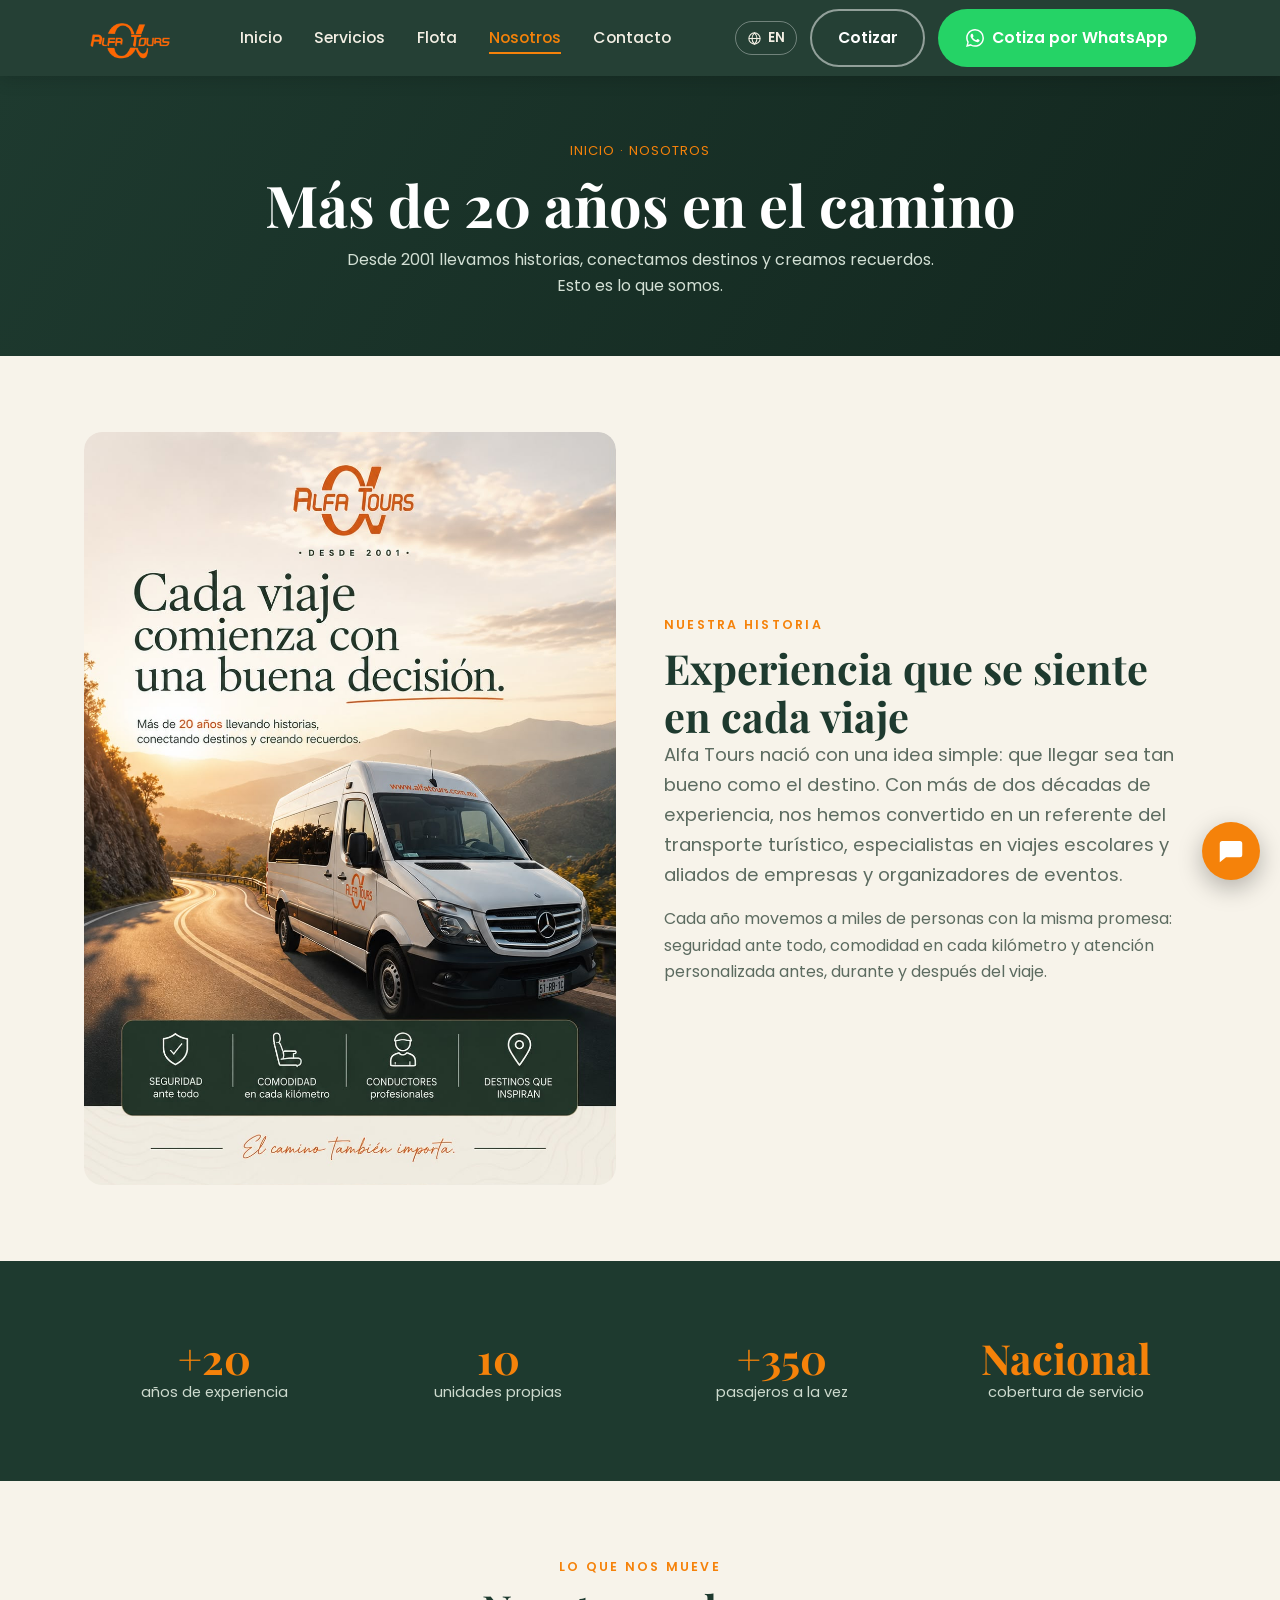
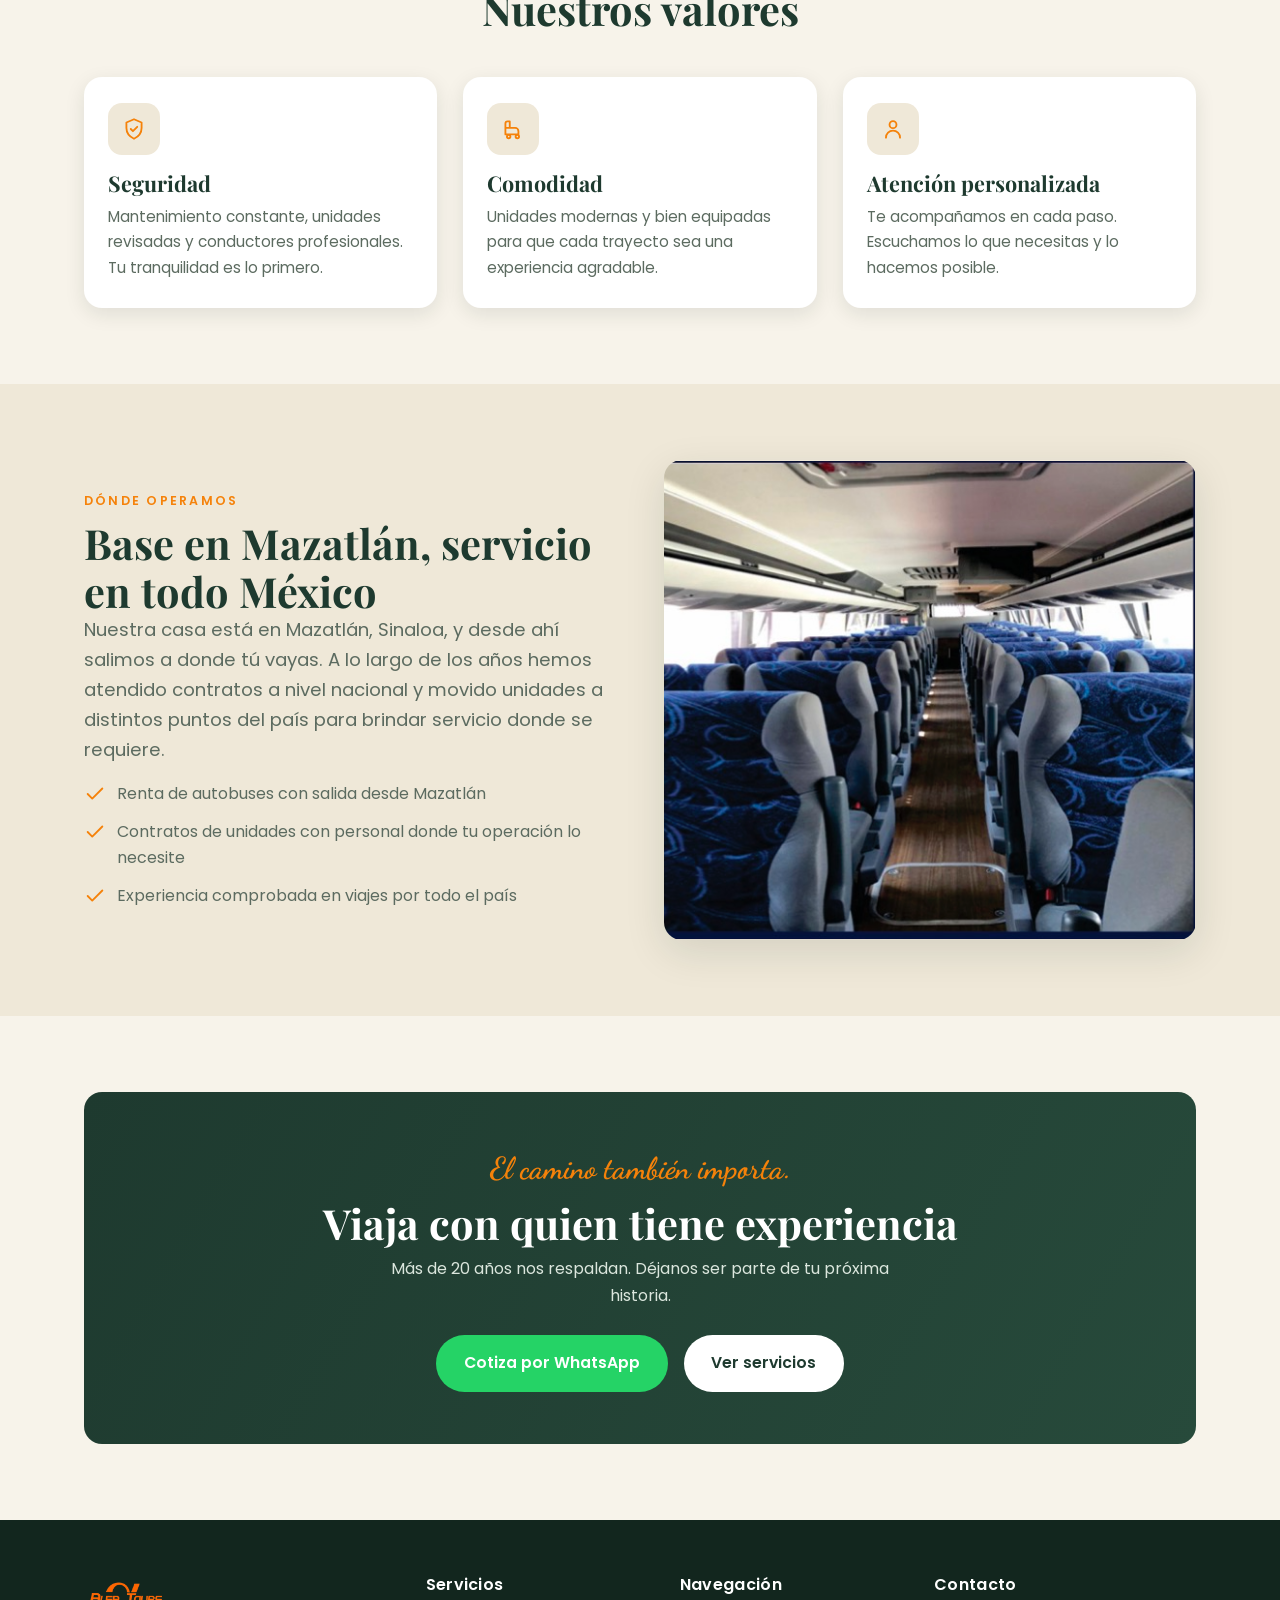
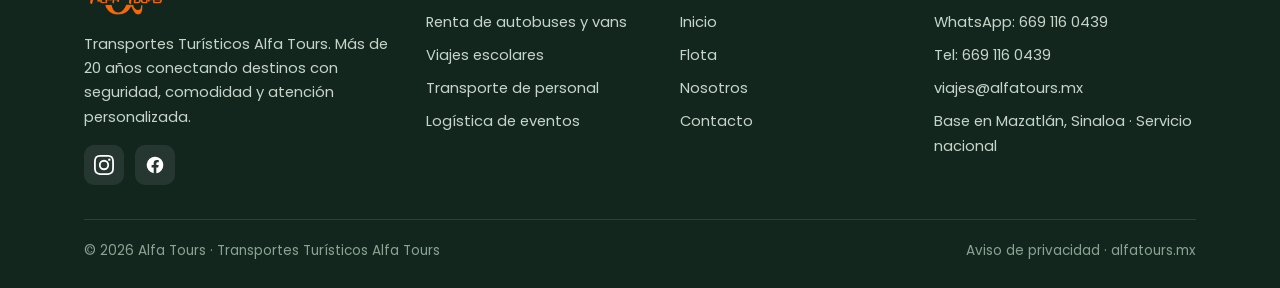
<file: nosotros.html>
<!DOCTYPE html>
<html lang="es">
<head>
<meta charset="UTF-8">
<meta name="viewport" content="width=device-width, initial-scale=1.0">
<title>Nosotros | Alfa Tours — Más de 20 años de experiencia</title>
<meta name="description" content="Desde 2001, Alfa Tours conecta destinos con seguridad y comodidad. Base en Mazatlán con servicio en todo México. Conoce nuestra historia, valores y compromiso.">
<link rel="canonical" href="https://alfatours.mx/nosotros.html">
<link rel="alternate" hreflang="es" href="https://alfatours.mx/nosotros.html">
<link rel="alternate" hreflang="en" href="https://alfatours.mx/en/about.html">
<link rel="alternate" hreflang="x-default" href="https://alfatours.mx/nosotros.html">
<link rel="icon" href="img/favicon.svg" type="image/svg+xml">
<link rel="preconnect" href="https://fonts.googleapis.com">
<link rel="preconnect" href="https://fonts.gstatic.com" crossorigin>
<link href="https://fonts.googleapis.com/css2?family=Playfair+Display:ital,wght@0,500;0,700;0,800;1,600&family=Poppins:wght@400;500;600;700&family=Dancing+Script:wght@600;700&display=swap" rel="stylesheet">
<link rel="stylesheet" href="css/styles.css">
</head>
<body>

<header class="header">
  <div class="container nav">
    <a href="index.html" class="nav__logo"><img src="img/logo.png" alt="Alfa Tours"></a>
    <ul class="nav__links">
      <li><a href="index.html">Inicio</a></li>
      <li><a href="servicios.html">Servicios</a></li>
      <li><a href="flota.html">Flota</a></li>
      <li><a href="nosotros.html" class="active">Nosotros</a></li>
      <li><a href="contacto.html">Contacto</a></li>
    </ul>
    <div class="nav__cta">
      <a href="en/about.html" class="nav__lang" hreflang="en" aria-label="Switch to English"><svg viewBox="0 0 24 24"><circle cx="12" cy="12" r="9"/><path d="M3 12h18M12 3c2.5 2.4 4 5.6 4 9s-1.5 6.6-4 9c-2.5-2.4-4-5.6-4-9s1.5-6.6 4-9z" stroke-linejoin="round"/></svg> EN</a>
      <a href="contacto.html#cotizar" class="btn btn--ghost" style="color:#fff;border-color:rgba(255,255,255,.5)">Cotizar</a>
      <a href="#" class="btn btn--wa" data-af-cotizar>
        <svg viewBox="0 0 24 24" fill="currentColor"><path d="M.057 24l1.687-6.163a11.867 11.867 0 01-1.587-5.945C.16 5.335 5.495 0 12.05 0a11.82 11.82 0 018.413 3.488 11.82 11.82 0 013.48 8.414c-.003 6.557-5.338 11.892-11.893 11.892a11.9 11.9 0 01-5.688-1.448L.057 24zm6.597-3.807c1.676.995 3.276 1.591 5.392 1.592 5.448 0 9.886-4.434 9.889-9.885.002-5.462-4.415-9.89-9.881-9.892-5.452 0-9.887 4.434-9.889 9.884a9.86 9.86 0 001.599 5.379l-.999 3.648 3.9-1.026zm11.387-5.464c-.074-.124-.272-.198-.57-.347-.297-.149-1.758-.868-2.031-.967-.272-.099-.47-.149-.669.149-.198.297-.767.967-.94 1.165-.173.198-.347.223-.644.074-.297-.149-1.255-.462-2.39-1.475-.883-.788-1.48-1.761-1.653-2.059-.173-.297-.018-.458.13-.606.134-.133.297-.347.446-.521.151-.172.2-.296.3-.495.099-.198.05-.372-.025-.521-.075-.148-.669-1.611-.916-2.206-.242-.579-.487-.501-.669-.51l-.57-.01c-.198 0-.52.074-.792.372-.272.297-1.04 1.016-1.04 2.479 0 1.462 1.065 2.875 1.213 3.074.149.198 2.095 3.2 5.076 4.487.709.306 1.263.489 1.694.626.712.226 1.36.194 1.872.118.571-.085 1.758-.719 2.006-1.413.248-.694.248-1.29.173-1.414z"/></svg>
        Cotiza por WhatsApp
      </a>
    </div>
    <button class="nav__toggle" aria-label="Menú"><span></span><span></span><span></span></button>
  </div>
</header>

<section class="pagehero">
  <div class="container">
    <div class="breadcrumb">Inicio · Nosotros</div>
    <h1>Más de 20 años en el camino</h1>
    <p>Desde 2001 llevamos historias, conectamos destinos y creamos recuerdos. Esto es lo que somos.</p>
  </div>
</section>

<section class="section">
  <div class="container split">
    <div class="split__media" style="box-shadow:none"><img src="img/flyer-1.jpg" alt="Alfa Tours — Cada viaje comienza con una buena decisión" style="object-fit:contain;border-radius:18px"></div>
    <div>
      <span class="eyebrow">Nuestra historia</span>
      <h2>Experiencia que se siente en cada viaje</h2>
      <p class="lead">Alfa Tours nació con una idea simple: que llegar sea tan bueno como el destino. Con más de dos décadas de experiencia, nos hemos convertido en un referente del transporte turístico, especialistas en viajes escolares y aliados de empresas y organizadores de eventos.</p>
      <p style="color:var(--gris)">Cada año movemos a miles de personas con la misma promesa: seguridad ante todo, comodidad en cada kilómetro y atención personalizada antes, durante y después del viaje.</p>
    </div>
  </div>
</section>

<section class="section bg-verde">
  <div class="container stats">
    <div class="stat"><b>+20</b><span>años de experiencia</span></div>
    <div class="stat"><b>10</b><span>unidades propias</span></div>
    <div class="stat"><b>+350</b><span>pasajeros a la vez</span></div>
    <div class="stat"><b>Nacional</b><span>cobertura de servicio</span></div>
  </div>
</section>

<section class="section">
  <div class="container">
    <div class="center" style="margin-bottom:44px">
      <span class="eyebrow">Lo que nos mueve</span>
      <h2>Nuestros valores</h2>
    </div>
    <div class="grid grid--3">
      <article class="card"><div class="card__body">
        <div class="card__icon"><svg viewBox="0 0 24 24" fill="none" stroke-width="1.7"><path d="M12 3l7 3v5c0 4.5-3 8-7 10-4-2-7-5.5-7-10V6l7-3z" stroke-linejoin="round"/><path d="M9 12l2 2 4-4" stroke-linecap="round" stroke-linejoin="round"/></svg></div>
        <h3>Seguridad</h3><p>Mantenimiento constante, unidades revisadas y conductores profesionales. Tu tranquilidad es lo primero.</p>
      </div></article>
      <article class="card"><div class="card__body">
        <div class="card__icon"><svg viewBox="0 0 24 24" fill="none" stroke-width="1.7"><path d="M5 11V7a2 2 0 012-2h2v6M5 11h9a3 3 0 013 3v3H5v-6z" stroke-linejoin="round"/><circle cx="8" cy="19" r="1.6"/><circle cx="16" cy="19" r="1.6"/></svg></div>
        <h3>Comodidad</h3><p>Unidades modernas y bien equipadas para que cada trayecto sea una experiencia agradable.</p>
      </div></article>
      <article class="card"><div class="card__body">
        <div class="card__icon"><svg viewBox="0 0 24 24" fill="none" stroke-width="1.7"><circle cx="12" cy="8" r="3.2"/><path d="M5.5 20a6.5 6.5 0 0113 0" stroke-linecap="round"/></svg></div>
        <h3>Atención personalizada</h3><p>Te acompañamos en cada paso. Escuchamos lo que necesitas y lo hacemos posible.</p>
      </div></article>
    </div>
  </div>
</section>

<section class="section bg-crema">
  <div class="container split split--alt">
    <div class="split__media"><img src="img/coach-int-blue.png" alt="Interior cómodo de autobús Alfa Tours"></div>
    <div>
      <span class="eyebrow">Dónde operamos</span>
      <h2>Base en Mazatlán, servicio en todo México</h2>
      <p class="lead">Nuestra casa está en Mazatlán, Sinaloa, y desde ahí salimos a donde tú vayas. A lo largo de los años hemos atendido contratos a nivel nacional y movido unidades a distintos puntos del país para brindar servicio donde se requiere.</p>
      <ul class="checks">
        <li><svg viewBox="0 0 24 24" fill="none" stroke-width="2"><path d="M20 6L9 17l-5-5" stroke-linecap="round" stroke-linejoin="round"/></svg> Renta de autobuses con salida desde Mazatlán</li>
        <li><svg viewBox="0 0 24 24" fill="none" stroke-width="2"><path d="M20 6L9 17l-5-5" stroke-linecap="round" stroke-linejoin="round"/></svg> Contratos de unidades con personal donde tu operación lo necesite</li>
        <li><svg viewBox="0 0 24 24" fill="none" stroke-width="2"><path d="M20 6L9 17l-5-5" stroke-linecap="round" stroke-linejoin="round"/></svg> Experiencia comprobada en viajes por todo el país</li>
      </ul>
    </div>
  </div>
</section>

<section class="section">
  <div class="container">
    <div class="cta-band">
      <span class="script">El camino también importa.</span>
      <h2 style="margin-top:.3rem">Viaja con quien tiene experiencia</h2>
      <p>Más de 20 años nos respaldan. Déjanos ser parte de tu próxima historia.</p>
      <div class="hero__cta">
        <a href="#" class="btn btn--wa" data-af-cotizar>Cotiza por WhatsApp</a>
        <a href="servicios.html" class="btn btn--light">Ver servicios</a>
      </div>
    </div>
  </div>
</section>

<footer class="footer">
  <div class="container">
    <div class="footer__grid">
      <div>
        <img src="img/logo.png" alt="Alfa Tours">
        <p>Transportes Turísticos Alfa Tours. Más de 20 años conectando destinos con seguridad, comodidad y atención personalizada.</p>
        <div class="footer__socials">
          <a href="https://www.instagram.com/viajesalfatours/" target="_blank" rel="noopener" aria-label="Instagram"><svg viewBox="0 0 24 24"><path d="M12 2.163c3.204 0 3.584.012 4.85.07 3.252.148 4.771 1.691 4.919 4.919.058 1.265.069 1.645.069 4.849 0 3.205-.012 3.584-.069 4.849-.149 3.225-1.664 4.771-4.919 4.919-1.266.058-1.644.07-4.85.07-3.204 0-3.584-.012-4.849-.07-3.26-.149-4.771-1.699-4.919-4.92-.058-1.265-.07-1.644-.07-4.849 0-3.204.013-3.583.07-4.849.149-3.227 1.664-4.771 4.919-4.919 1.266-.057 1.645-.069 4.849-.069zm0-2.163C8.741 0 8.332.014 7.052.072 2.695.272.273 2.69.073 7.052.014 8.333 0 8.741 0 12c0 3.259.014 3.668.072 4.948.2 4.358 2.618 6.78 6.98 6.98C8.333 23.986 8.741 24 12 24c3.259 0 3.668-.014 4.948-.072 4.354-.2 6.782-2.618 6.979-6.98.059-1.28.073-1.689.073-4.948 0-3.259-.014-3.667-.072-4.947-.196-4.354-2.617-6.78-6.979-6.98C15.668.014 15.259 0 12 0zm0 5.838a6.162 6.162 0 100 12.324 6.162 6.162 0 000-12.324zM12 16a4 4 0 110-8 4 4 0 010 8zm6.406-11.845a1.44 1.44 0 100 2.881 1.44 1.44 0 000-2.881z"/></svg></a>
          <a href="https://www.facebook.com/alfatoursmazatlan/" target="_blank" rel="noopener" aria-label="Facebook"><svg viewBox="0 0 24 24"><path d="M22 12a10 10 0 10-11.56 9.88v-6.99H7.9V12h2.54V9.8c0-2.5 1.49-3.89 3.78-3.89 1.09 0 2.24.2 2.24.2v2.46h-1.26c-1.24 0-1.63.77-1.63 1.56V12h2.78l-.44 2.89h-2.34v6.99A10 10 0 0022 12z"/></svg></a>
        </div>
      </div>
      <div>
        <h4>Servicios</h4>
        <ul>
          <li><a href="servicios.html">Renta de autobuses y vans</a></li>
          <li><a href="servicios.html">Viajes escolares</a></li>
          <li><a href="servicios.html">Transporte de personal</a></li>
          <li><a href="servicios.html">Logística de eventos</a></li>
        </ul>
      </div>
      <div>
        <h4>Navegación</h4>
        <ul>
          <li><a href="index.html">Inicio</a></li>
          <li><a href="flota.html">Flota</a></li>
          <li><a href="nosotros.html">Nosotros</a></li>
          <li><a href="contacto.html">Contacto</a></li>
        </ul>
      </div>
      <div>
        <h4>Contacto</h4>
        <ul>
          <li><a href="https://wa.me/526691160439" target="_blank" rel="noopener">WhatsApp: 669 116 0439</a></li>
          <li><a href="tel:+526691160439">Tel: 669 116 0439</a></li>
          <li><a href="mailto:viajes@alfatours.mx">viajes@alfatours.mx</a></li>
          <li>Base en Mazatlán, Sinaloa · Servicio nacional</li>
        </ul>
      </div>
    </div>
    <div class="footer__bottom">
      <span>© <span class="js-year">2026</span> Alfa Tours · Transportes Turísticos Alfa Tours</span>
      <span><a href="privacidad.html">Aviso de privacidad</a> · alfatours.mx</span>
    </div>
  </div>
</footer>

<a href="https://wa.me/526691160439?text=Hola%20Alfa%20Tours%2C%20quiero%20cotizar%20un%20viaje" class="wa-float" target="_blank" rel="noopener" aria-label="WhatsApp">
  <svg viewBox="0 0 24 24"><path d="M.057 24l1.687-6.163a11.867 11.867 0 01-1.587-5.945C.16 5.335 5.495 0 12.05 0a11.82 11.82 0 018.413 3.488 11.82 11.82 0 013.48 8.414c-.003 6.557-5.338 11.892-11.893 11.892a11.9 11.9 0 01-5.688-1.448L.057 24zm6.597-3.807c1.676.995 3.276 1.591 5.392 1.592 5.448 0 9.886-4.434 9.889-9.885.002-5.462-4.415-9.89-9.881-9.892-5.452 0-9.887 4.434-9.889 9.884a9.86 9.86 0 001.599 5.379l-.999 3.648 3.9-1.026zm11.387-5.464c-.074-.124-.272-.198-.57-.347-.297-.149-1.758-.868-2.031-.967-.272-.099-.47-.149-.669.149-.198.297-.767.967-.94 1.165-.173.198-.347.223-.644.074-.297-.149-1.255-.462-2.39-1.475-.883-.788-1.48-1.761-1.653-2.059-.173-.297-.018-.458.13-.606.134-.133.297-.347.446-.521.151-.172.2-.296.3-.495.099-.198.05-.372-.025-.521-.075-.148-.669-1.611-.916-2.206-.242-.579-.487-.501-.669-.51l-.57-.01c-.198 0-.52.074-.792.372-.272.297-1.04 1.016-1.04 2.479 0 1.462 1.065 2.875 1.213 3.074.149.198 2.095 3.2 5.076 4.487.709.306 1.263.489 1.694.626.712.226 1.36.194 1.872.118.571-.085 1.758-.719 2.006-1.413.248-.694.248-1.29.173-1.414z"/></svg>
</a>

<script src="js/main.js"></script>
</body>
</html>
</file>
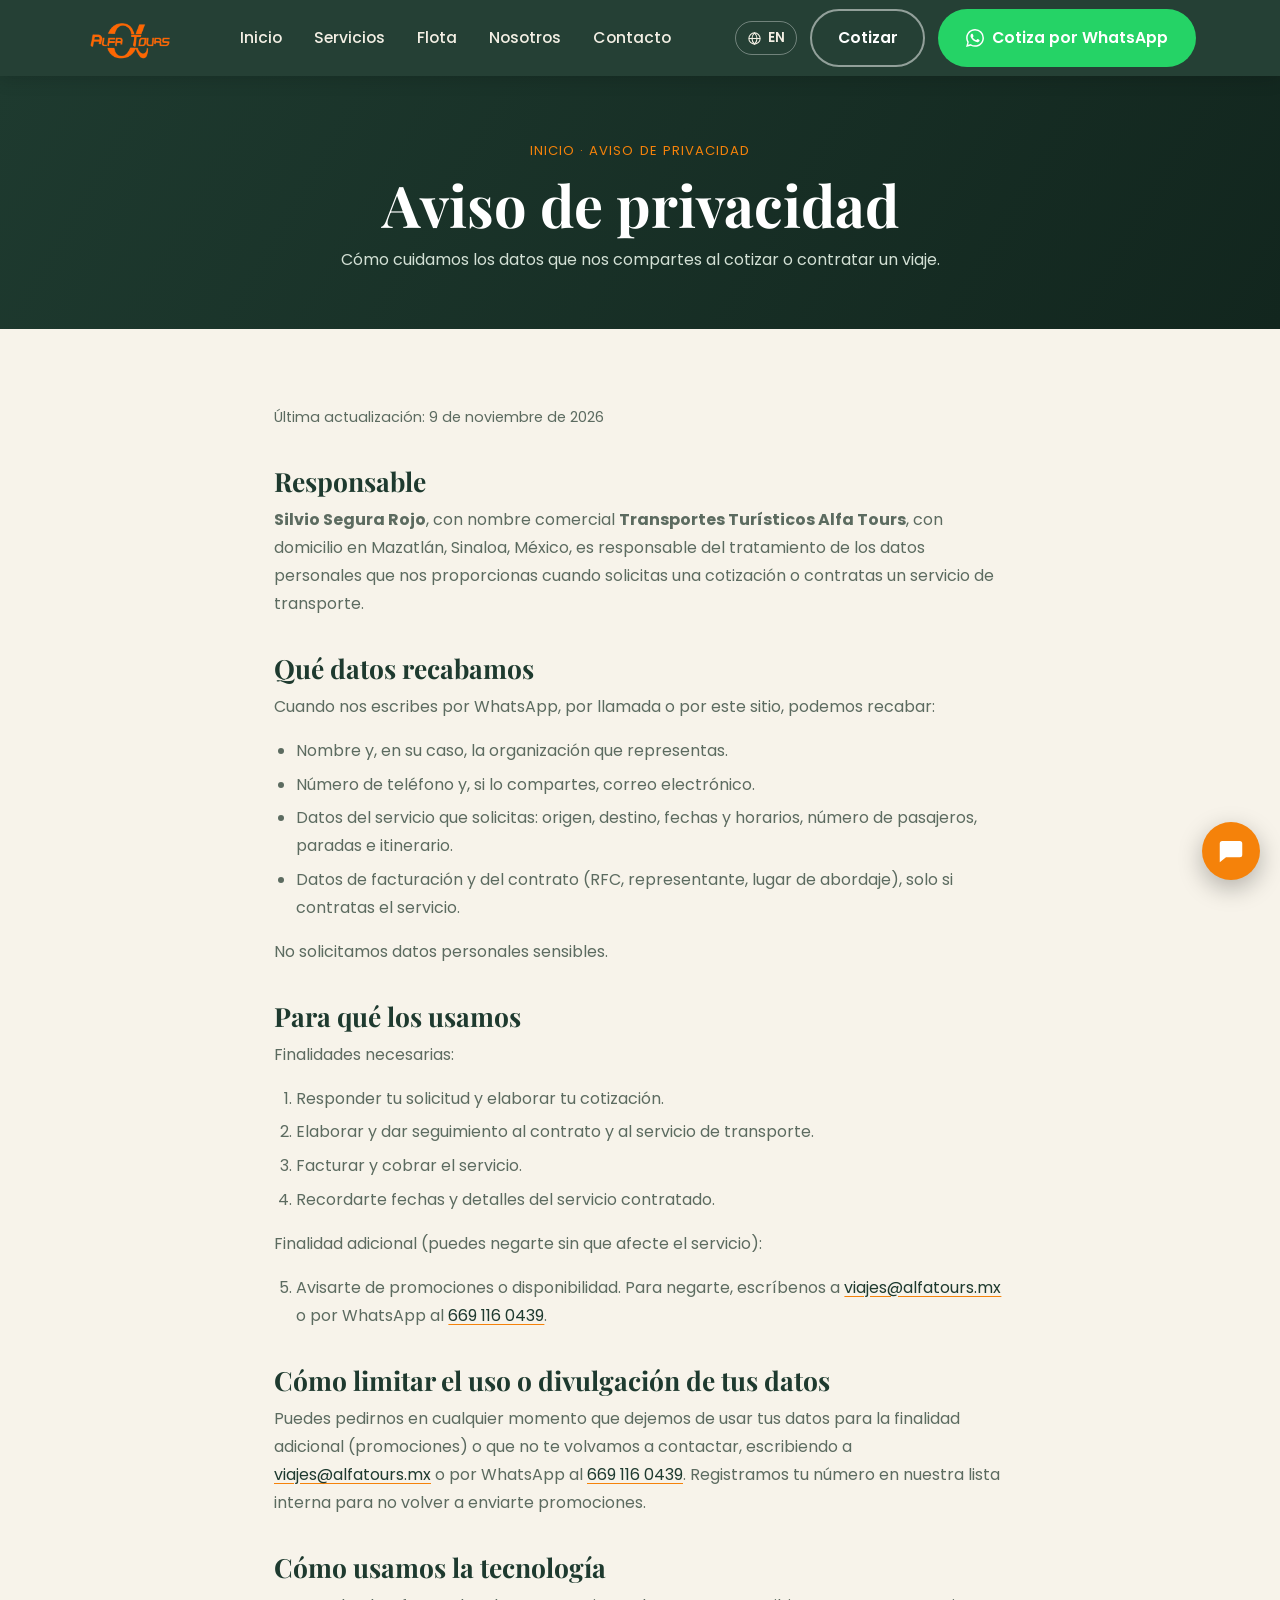
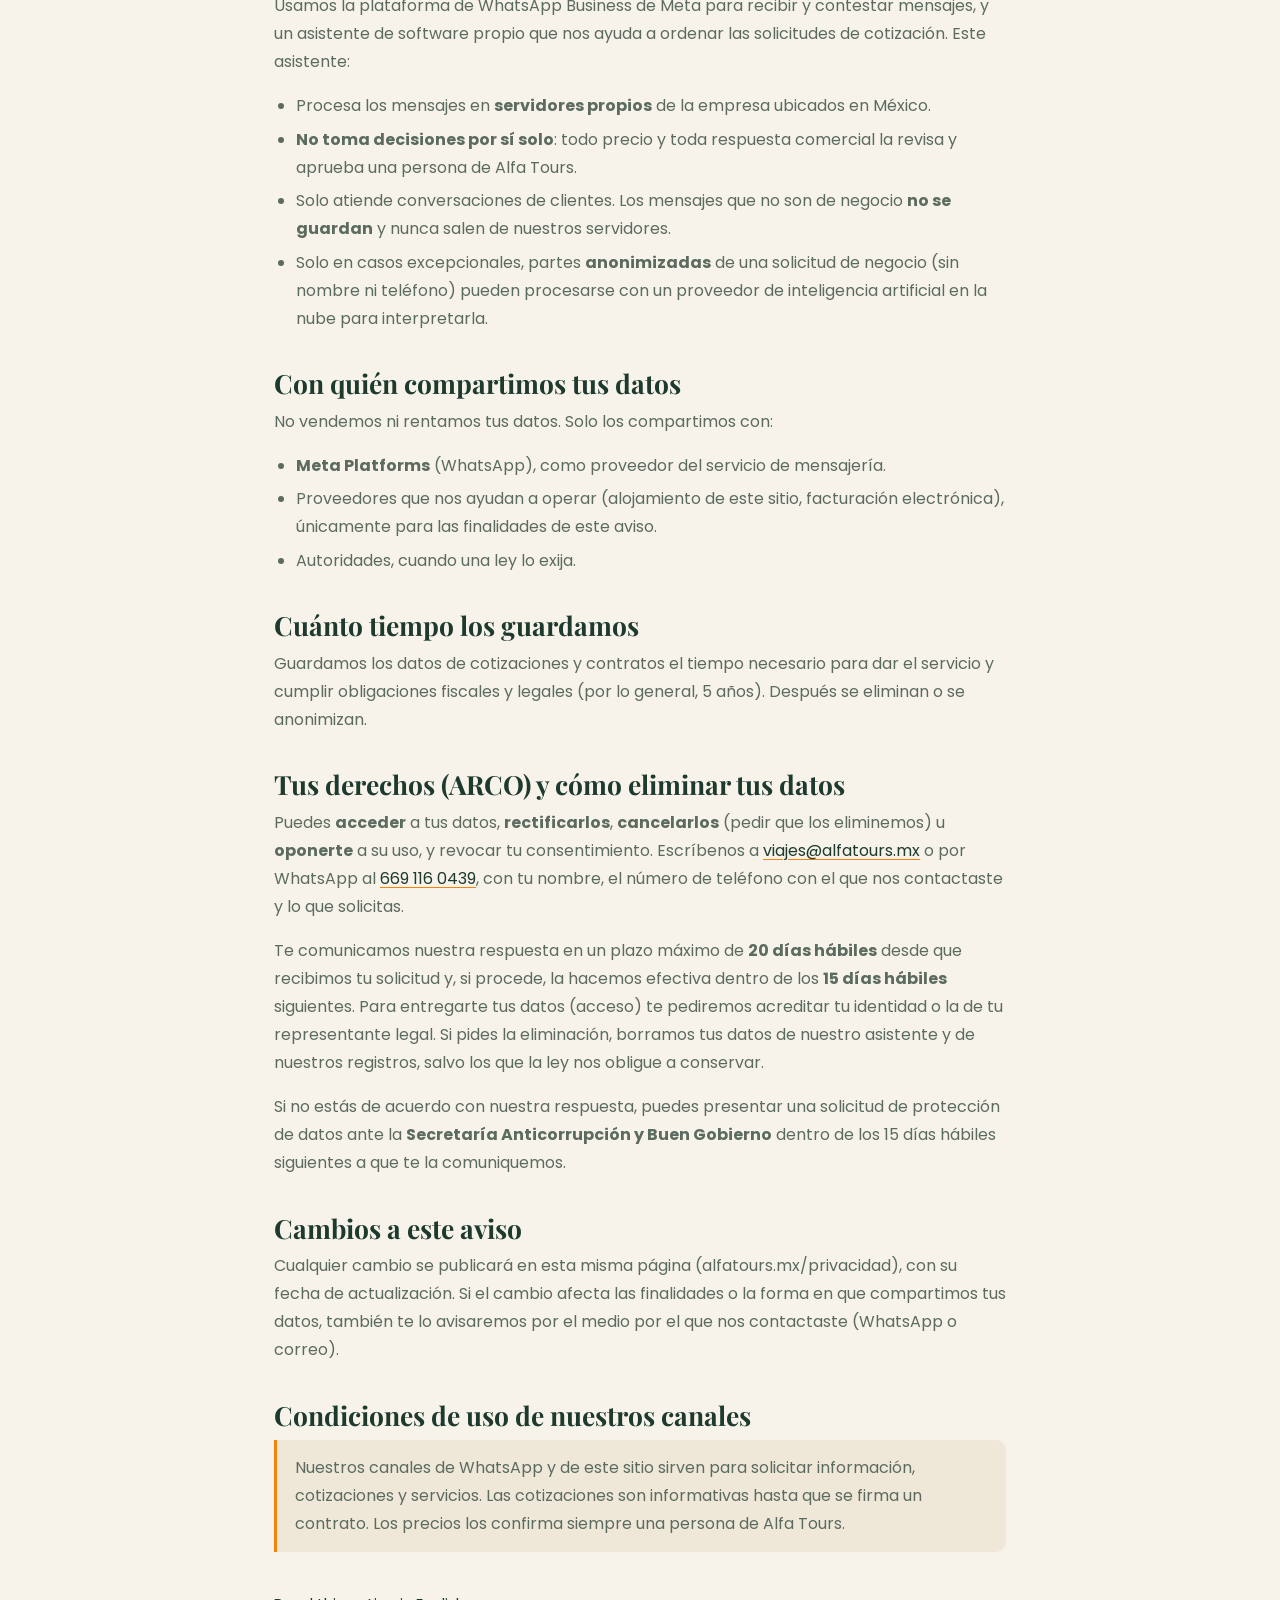
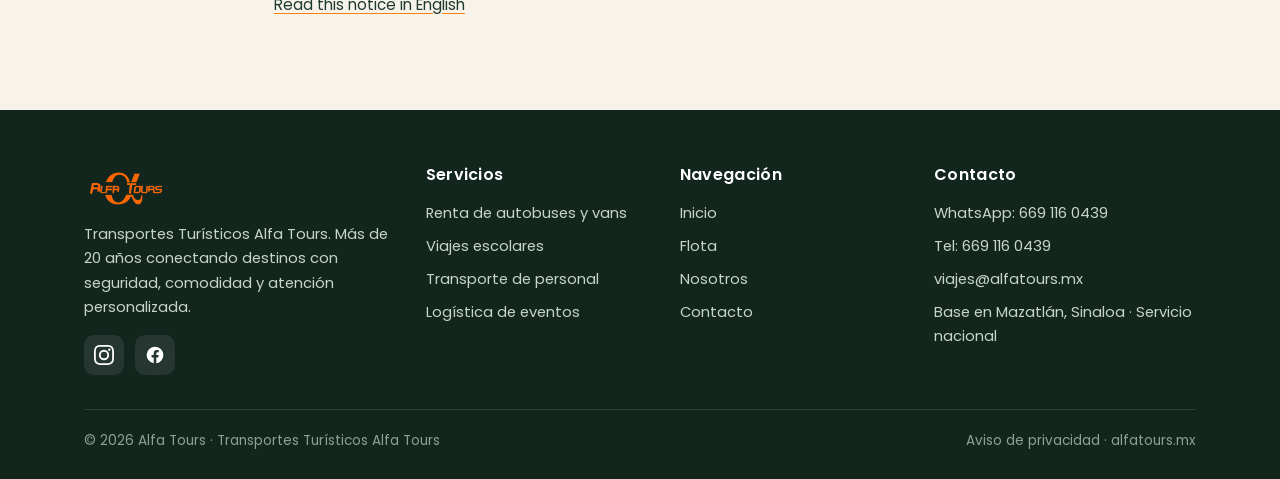
<file: privacidad.html>
<!DOCTYPE html>
<html lang="es">
<head>
<meta charset="UTF-8">
<meta name="viewport" content="width=device-width, initial-scale=1.0">
<title>Aviso de privacidad | Alfa Tours</title>
<meta name="description" content="Aviso de privacidad de Transportes Turísticos Alfa Tours: qué datos recabamos al cotizar o contratar un viaje, para qué los usamos y cómo ejercer tus derechos.">
<link rel="canonical" href="https://alfatours.mx/privacidad">
<link rel="alternate" hreflang="es" href="https://alfatours.mx/privacidad">
<link rel="alternate" hreflang="en" href="https://alfatours.mx/en/privacy">
<link rel="alternate" hreflang="x-default" href="https://alfatours.mx/privacidad">
<link rel="icon" href="img/favicon.svg" type="image/svg+xml">
<link rel="preconnect" href="https://fonts.googleapis.com">
<link rel="preconnect" href="https://fonts.gstatic.com" crossorigin>
<link href="https://fonts.googleapis.com/css2?family=Playfair+Display:ital,wght@0,500;0,700;0,800;1,600&family=Poppins:wght@400;500;600;700&family=Dancing+Script:wght@600;700&display=swap" rel="stylesheet">
<link rel="stylesheet" href="css/styles.css">
</head>
<body>

<header class="header">
  <div class="container nav">
    <a href="index.html" class="nav__logo"><img src="img/logo.png" alt="Alfa Tours"></a>
    <ul class="nav__links">
      <li><a href="index.html">Inicio</a></li>
      <li><a href="servicios.html">Servicios</a></li>
      <li><a href="flota.html">Flota</a></li>
      <li><a href="nosotros.html">Nosotros</a></li>
      <li><a href="contacto.html">Contacto</a></li>
    </ul>
    <div class="nav__cta">
      <a href="en/privacy.html" class="nav__lang" hreflang="en" aria-label="Switch to English"><svg viewBox="0 0 24 24"><circle cx="12" cy="12" r="9"/><path d="M3 12h18M12 3c2.5 2.4 4 5.6 4 9s-1.5 6.6-4 9c-2.5-2.4-4-5.6-4-9s1.5-6.6 4-9z" stroke-linejoin="round"/></svg> EN</a>
      <a href="contacto.html#cotizar" class="btn btn--ghost" style="color:#fff;border-color:rgba(255,255,255,.5)">Cotizar</a>
      <a href="#" class="btn btn--wa" data-af-cotizar>
        <svg viewBox="0 0 24 24" fill="currentColor"><path d="M.057 24l1.687-6.163a11.867 11.867 0 01-1.587-5.945C.16 5.335 5.495 0 12.05 0a11.82 11.82 0 018.413 3.488 11.82 11.82 0 013.48 8.414c-.003 6.557-5.338 11.892-11.893 11.892a11.9 11.9 0 01-5.688-1.448L.057 24zm6.597-3.807c1.676.995 3.276 1.591 5.392 1.592 5.448 0 9.886-4.434 9.889-9.885.002-5.462-4.415-9.89-9.881-9.892-5.452 0-9.887 4.434-9.889 9.884a9.86 9.86 0 001.599 5.379l-.999 3.648 3.9-1.026zm11.387-5.464c-.074-.124-.272-.198-.57-.347-.297-.149-1.758-.868-2.031-.967-.272-.099-.47-.149-.669.149-.198.297-.767.967-.94 1.165-.173.198-.347.223-.644.074-.297-.149-1.255-.462-2.39-1.475-.883-.788-1.48-1.761-1.653-2.059-.173-.297-.018-.458.13-.606.134-.133.297-.347.446-.521.151-.172.2-.296.3-.495.099-.198.05-.372-.025-.521-.075-.148-.669-1.611-.916-2.206-.242-.579-.487-.501-.669-.51l-.57-.01c-.198 0-.52.074-.792.372-.272.297-1.04 1.016-1.04 2.479 0 1.462 1.065 2.875 1.213 3.074.149.198 2.095 3.2 5.076 4.487.709.306 1.263.489 1.694.626.712.226 1.36.194 1.872.118.571-.085 1.758-.719 2.006-1.413.248-.694.248-1.29.173-1.414z"/></svg>
        Cotiza por WhatsApp
      </a>
    </div>
    <button class="nav__toggle" aria-label="Menú"><span></span><span></span><span></span></button>
  </div>
</header>

<section class="pagehero">
  <div class="container">
    <div class="breadcrumb">Inicio · Aviso de privacidad</div>
    <h1>Aviso de privacidad</h1>
    <p>Cómo cuidamos los datos que nos compartes al cotizar o contratar un viaje.</p>
  </div>
</section>

<section class="section">
  <div class="container legal">
    <p class="legal__fecha">Última actualización: 9 de noviembre de 2026</p>

    <h2>Responsable</h2>
    <p><strong>Silvio Segura Rojo</strong>, con nombre comercial <strong>Transportes Turísticos Alfa Tours</strong>, con domicilio en Mazatlán, Sinaloa, México, es responsable del tratamiento de los datos personales que nos proporcionas cuando solicitas una cotización o contratas un servicio de transporte.</p>

    <h2>Qué datos recabamos</h2>
    <p>Cuando nos escribes por WhatsApp, por llamada o por este sitio, podemos recabar:</p>
    <ul>
      <li>Nombre y, en su caso, la organización que representas.</li>
      <li>Número de teléfono y, si lo compartes, correo electrónico.</li>
      <li>Datos del servicio que solicitas: origen, destino, fechas y horarios, número de pasajeros, paradas e itinerario.</li>
      <li>Datos de facturación y del contrato (RFC, representante, lugar de abordaje), solo si contratas el servicio.</li>
    </ul>
    <p>No solicitamos datos personales sensibles.</p>

    <h2>Para qué los usamos</h2>
    <p>Finalidades necesarias:</p>
    <ol>
      <li>Responder tu solicitud y elaborar tu cotización.</li>
      <li>Elaborar y dar seguimiento al contrato y al servicio de transporte.</li>
      <li>Facturar y cobrar el servicio.</li>
      <li>Recordarte fechas y detalles del servicio contratado.</li>
    </ol>
    <p>Finalidad adicional (puedes negarte sin que afecte el servicio):</p>
    <ol start="5">
      <li>Avisarte de promociones o disponibilidad. Para negarte, escríbenos a <a href="mailto:viajes@alfatours.mx">viajes@alfatours.mx</a> o por WhatsApp al <a href="https://wa.me/526691160439" target="_blank" rel="noopener">669 116 0439</a>.</li>
    </ol>

    <h2>Cómo limitar el uso o divulgación de tus datos</h2>
    <p>Puedes pedirnos en cualquier momento que dejemos de usar tus datos para la finalidad adicional (promociones) o que no te volvamos a contactar, escribiendo a <a href="mailto:viajes@alfatours.mx">viajes@alfatours.mx</a> o por WhatsApp al <a href="https://wa.me/526691160439" target="_blank" rel="noopener">669 116 0439</a>. Registramos tu número en nuestra lista interna para no volver a enviarte promociones.</p>

    <h2>Cómo usamos la tecnología</h2>
    <p>Usamos la plataforma de WhatsApp Business de Meta para recibir y contestar mensajes, y un asistente de software propio que nos ayuda a ordenar las solicitudes de cotización. Este asistente:</p>
    <ul>
      <li>Procesa los mensajes en <strong>servidores propios</strong> de la empresa ubicados en México.</li>
      <li><strong>No toma decisiones por sí solo</strong>: todo precio y toda respuesta comercial la revisa y aprueba una persona de Alfa Tours.</li>
      <li>Solo atiende conversaciones de clientes. Los mensajes que no son de negocio <strong>no se guardan</strong> y nunca salen de nuestros servidores.</li>
      <li>Solo en casos excepcionales, partes <strong>anonimizadas</strong> de una solicitud de negocio (sin nombre ni teléfono) pueden procesarse con un proveedor de inteligencia artificial en la nube para interpretarla.</li>
    </ul>

    <h2>Con quién compartimos tus datos</h2>
    <p>No vendemos ni rentamos tus datos. Solo los compartimos con:</p>
    <ul>
      <li><strong>Meta Platforms</strong> (WhatsApp), como proveedor del servicio de mensajería.</li>
      <li>Proveedores que nos ayudan a operar (alojamiento de este sitio, facturación electrónica), únicamente para las finalidades de este aviso.</li>
      <li>Autoridades, cuando una ley lo exija.</li>
    </ul>

    <h2>Cuánto tiempo los guardamos</h2>
    <p>Guardamos los datos de cotizaciones y contratos el tiempo necesario para dar el servicio y cumplir obligaciones fiscales y legales (por lo general, 5 años). Después se eliminan o se anonimizan.</p>

    <h2 id="eliminacion">Tus derechos (ARCO) y cómo eliminar tus datos</h2>
    <p>Puedes <strong>acceder</strong> a tus datos, <strong>rectificarlos</strong>, <strong>cancelarlos</strong> (pedir que los eliminemos) u <strong>oponerte</strong> a su uso, y revocar tu consentimiento. Escríbenos a <a href="mailto:viajes@alfatours.mx">viajes@alfatours.mx</a> o por WhatsApp al <a href="https://wa.me/526691160439" target="_blank" rel="noopener">669 116 0439</a>, con tu nombre, el número de teléfono con el que nos contactaste y lo que solicitas.</p>
    <p>Te comunicamos nuestra respuesta en un plazo máximo de <strong>20 días hábiles</strong> desde que recibimos tu solicitud y, si procede, la hacemos efectiva dentro de los <strong>15 días hábiles</strong> siguientes. Para entregarte tus datos (acceso) te pediremos acreditar tu identidad o la de tu representante legal. Si pides la eliminación, borramos tus datos de nuestro asistente y de nuestros registros, salvo los que la ley nos obligue a conservar.</p>
    <p>Si no estás de acuerdo con nuestra respuesta, puedes presentar una solicitud de protección de datos ante la <strong>Secretaría Anticorrupción y Buen Gobierno</strong> dentro de los 15 días hábiles siguientes a que te la comuniquemos.</p>

    <h2>Cambios a este aviso</h2>
    <p>Cualquier cambio se publicará en esta misma página (alfatours.mx/privacidad), con su fecha de actualización. Si el cambio afecta las finalidades o la forma en que compartimos tus datos, también te lo avisaremos por el medio por el que nos contactaste (WhatsApp o correo).</p>

    <h2 id="condiciones">Condiciones de uso de nuestros canales</h2>
    <p class="legal__nota">Nuestros canales de WhatsApp y de este sitio sirven para solicitar información, cotizaciones y servicios. Las cotizaciones son informativas hasta que se firma un contrato. Los precios los confirma siempre una persona de Alfa Tours.</p>

    <p class="legal__otro"><a href="en/privacy.html" hreflang="en">Read this notice in English</a></p>
  </div>
</section>


<footer class="footer">
  <div class="container">
    <div class="footer__grid">
      <div>
        <img src="img/logo.png" alt="Alfa Tours">
        <p>Transportes Turísticos Alfa Tours. Más de 20 años conectando destinos con seguridad, comodidad y atención personalizada.</p>
        <div class="footer__socials">
          <a href="https://www.instagram.com/viajesalfatours/" target="_blank" rel="noopener" aria-label="Instagram"><svg viewBox="0 0 24 24"><path d="M12 2.163c3.204 0 3.584.012 4.85.07 3.252.148 4.771 1.691 4.919 4.919.058 1.265.069 1.645.069 4.849 0 3.205-.012 3.584-.069 4.849-.149 3.225-1.664 4.771-4.919 4.919-1.266.058-1.644.07-4.85.07-3.204 0-3.584-.012-4.849-.07-3.26-.149-4.771-1.699-4.919-4.92-.058-1.265-.07-1.644-.07-4.849 0-3.204.013-3.583.07-4.849.149-3.227 1.664-4.771 4.919-4.919 1.266-.057 1.645-.069 4.849-.069zm0-2.163C8.741 0 8.332.014 7.052.072 2.695.272.273 2.69.073 7.052.014 8.333 0 8.741 0 12c0 3.259.014 3.668.072 4.948.2 4.358 2.618 6.78 6.98 6.98C8.333 23.986 8.741 24 12 24c3.259 0 3.668-.014 4.948-.072 4.354-.2 6.782-2.618 6.979-6.98.059-1.28.073-1.689.073-4.948 0-3.259-.014-3.667-.072-4.947-.196-4.354-2.617-6.78-6.979-6.98C15.668.014 15.259 0 12 0zm0 5.838a6.162 6.162 0 100 12.324 6.162 6.162 0 000-12.324zM12 16a4 4 0 110-8 4 4 0 010 8zm6.406-11.845a1.44 1.44 0 100 2.881 1.44 1.44 0 000-2.881z"/></svg></a>
          <a href="https://www.facebook.com/alfatoursmazatlan/" target="_blank" rel="noopener" aria-label="Facebook"><svg viewBox="0 0 24 24"><path d="M22 12a10 10 0 10-11.56 9.88v-6.99H7.9V12h2.54V9.8c0-2.5 1.49-3.89 3.78-3.89 1.09 0 2.24.2 2.24.2v2.46h-1.26c-1.24 0-1.63.77-1.63 1.56V12h2.78l-.44 2.89h-2.34v6.99A10 10 0 0022 12z"/></svg></a>
        </div>
      </div>
      <div>
        <h4>Servicios</h4>
        <ul>
          <li><a href="servicios.html">Renta de autobuses y vans</a></li>
          <li><a href="servicios.html">Viajes escolares</a></li>
          <li><a href="servicios.html">Transporte de personal</a></li>
          <li><a href="servicios.html">Logística de eventos</a></li>
        </ul>
      </div>
      <div>
        <h4>Navegación</h4>
        <ul>
          <li><a href="index.html">Inicio</a></li>
          <li><a href="flota.html">Flota</a></li>
          <li><a href="nosotros.html">Nosotros</a></li>
          <li><a href="contacto.html">Contacto</a></li>
        </ul>
      </div>
      <div>
        <h4>Contacto</h4>
        <ul>
          <li><a href="https://wa.me/526691160439" target="_blank" rel="noopener">WhatsApp: 669 116 0439</a></li>
          <li><a href="tel:+526691160439">Tel: 669 116 0439</a></li>
          <li><a href="mailto:viajes@alfatours.mx">viajes@alfatours.mx</a></li>
          <li>Base en Mazatlán, Sinaloa · Servicio nacional</li>
        </ul>
      </div>
    </div>
    <div class="footer__bottom">
      <span>© <span class="js-year">2026</span> Alfa Tours · Transportes Turísticos Alfa Tours</span>
      <span><a href="privacidad.html">Aviso de privacidad</a> · alfatours.mx</span>
    </div>
  </div>
</footer>

<a href="https://wa.me/526691160439?text=Hola%20Alfa%20Tours%2C%20quiero%20cotizar%20un%20viaje" class="wa-float" target="_blank" rel="noopener" aria-label="WhatsApp">
  <svg viewBox="0 0 24 24"><path d="M.057 24l1.687-6.163a11.867 11.867 0 01-1.587-5.945C.16 5.335 5.495 0 12.05 0a11.82 11.82 0 018.413 3.488 11.82 11.82 0 013.48 8.414c-.003 6.557-5.338 11.892-11.893 11.892a11.9 11.9 0 01-5.688-1.448L.057 24zm6.597-3.807c1.676.995 3.276 1.591 5.392 1.592 5.448 0 9.886-4.434 9.889-9.885.002-5.462-4.415-9.89-9.881-9.892-5.452 0-9.887 4.434-9.889 9.884a9.86 9.86 0 001.599 5.379l-.999 3.648 3.9-1.026zm11.387-5.464c-.074-.124-.272-.198-.57-.347-.297-.149-1.758-.868-2.031-.967-.272-.099-.47-.149-.669.149-.198.297-.767.967-.94 1.165-.173.198-.347.223-.644.074-.297-.149-1.255-.462-2.39-1.475-.883-.788-1.48-1.761-1.653-2.059-.173-.297-.018-.458.13-.606.134-.133.297-.347.446-.521.151-.172.2-.296.3-.495.099-.198.05-.372-.025-.521-.075-.148-.669-1.611-.916-2.206-.242-.579-.487-.501-.669-.51l-.57-.01c-.198 0-.52.074-.792.372-.272.297-1.04 1.016-1.04 2.479 0 1.462 1.065 2.875 1.213 3.074.149.198 2.095 3.2 5.076 4.487.709.306 1.263.489 1.694.626.712.226 1.36.194 1.872.118.571-.085 1.758-.719 2.006-1.413.248-.694.248-1.29.173-1.414z"/></svg>
</a>

<script src="js/main.js"></script>
</body>
</html>
</file>
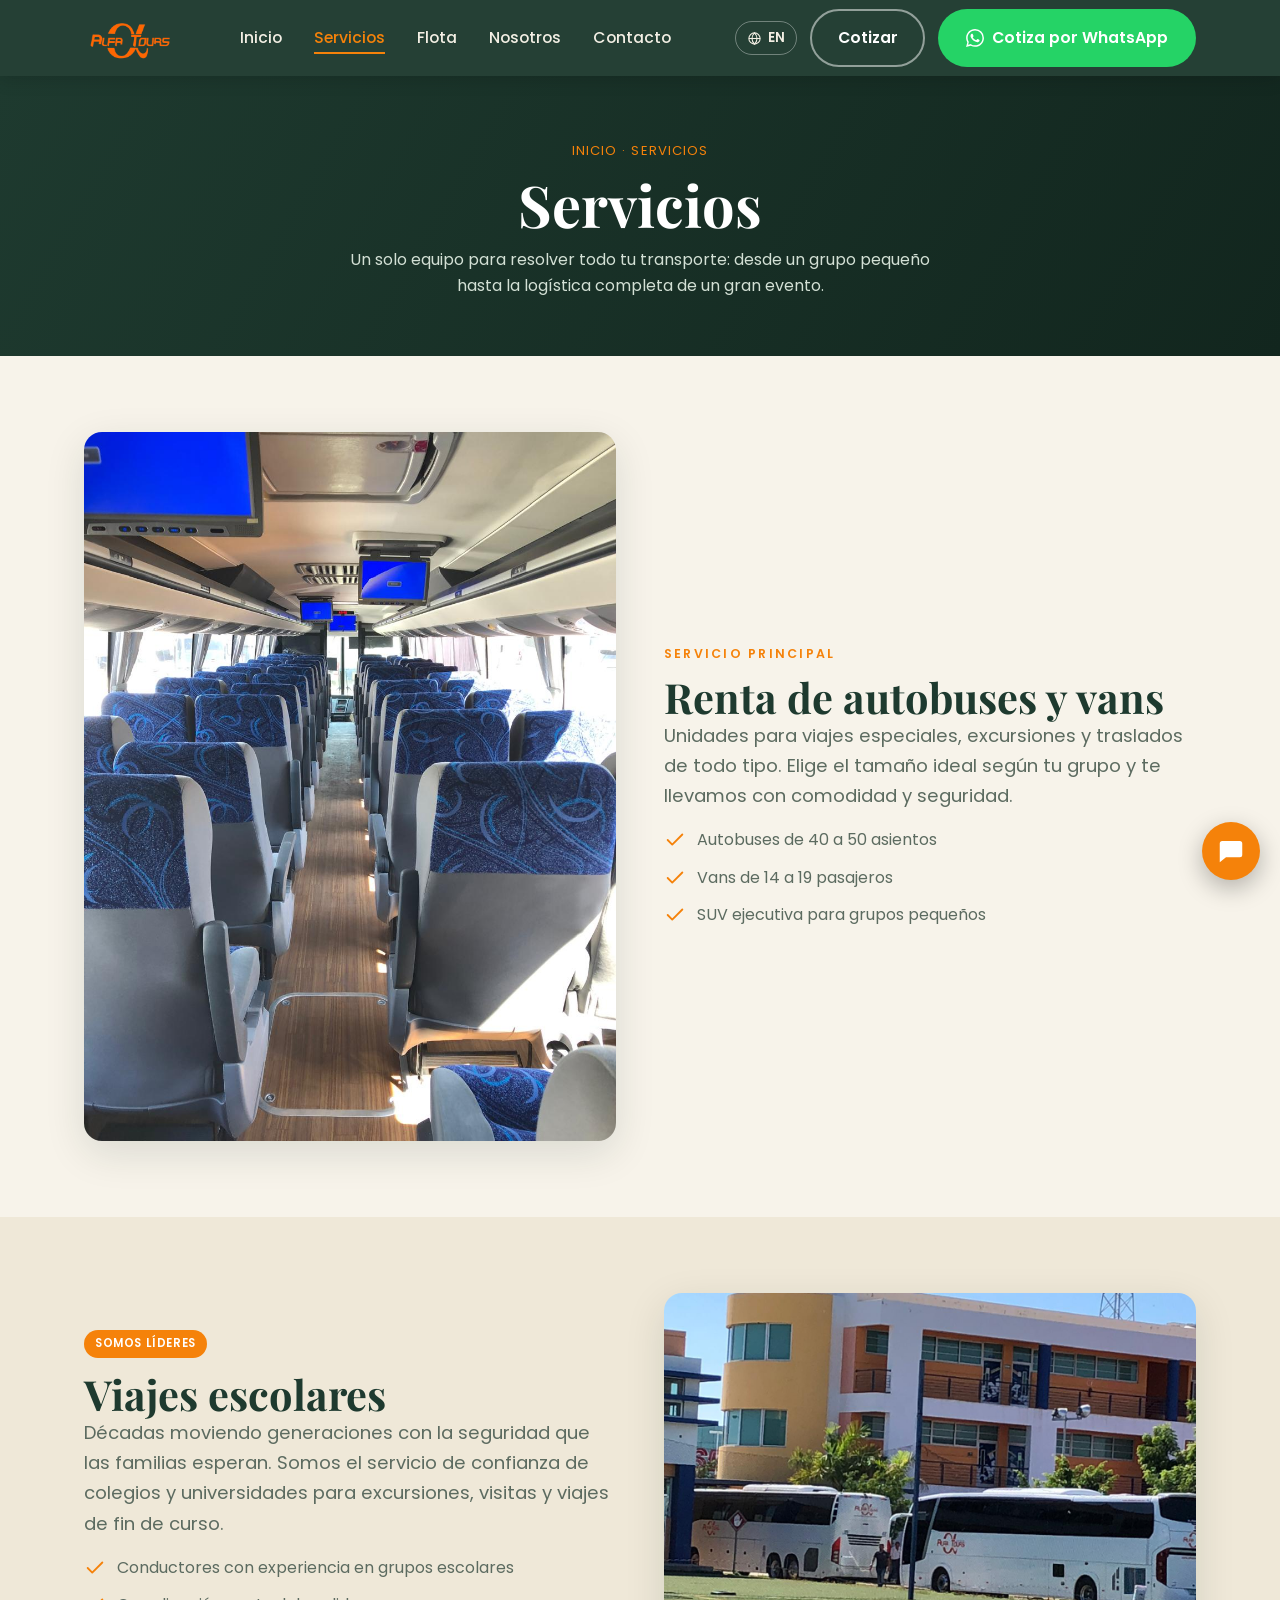
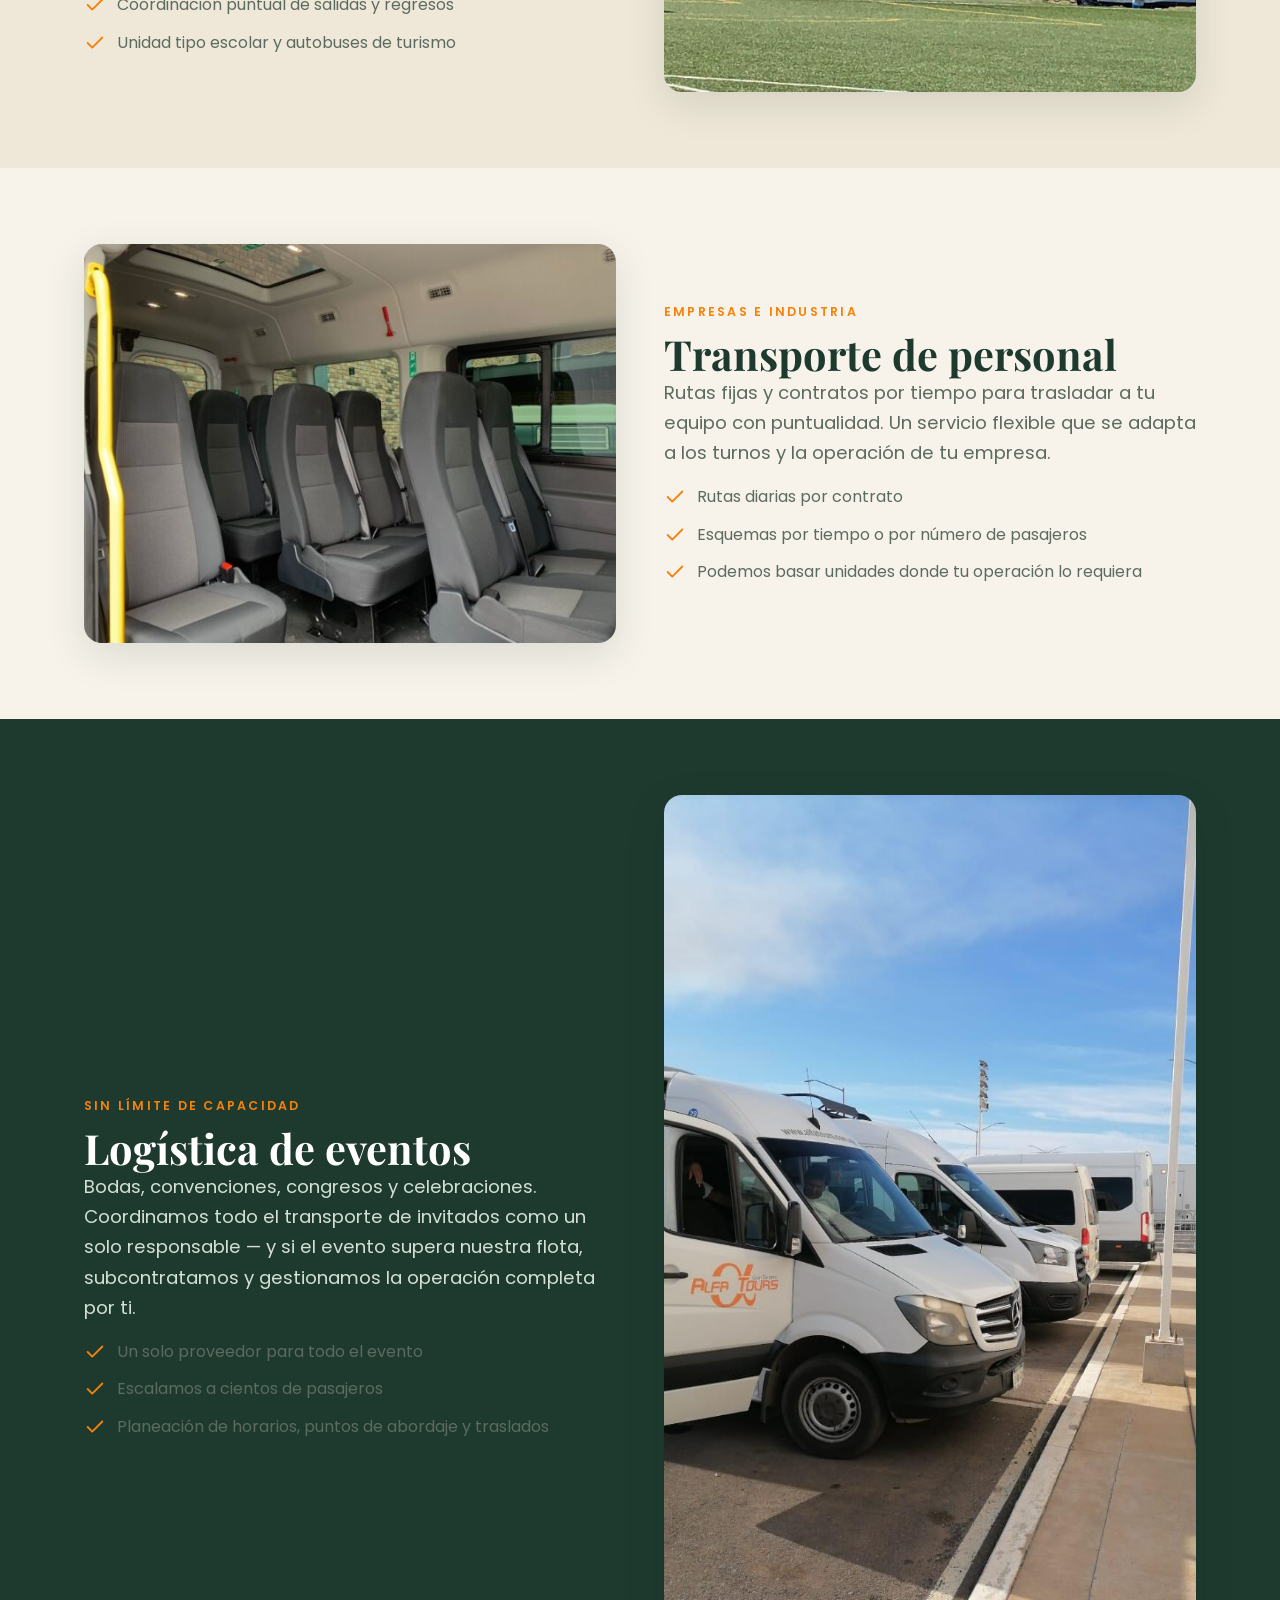
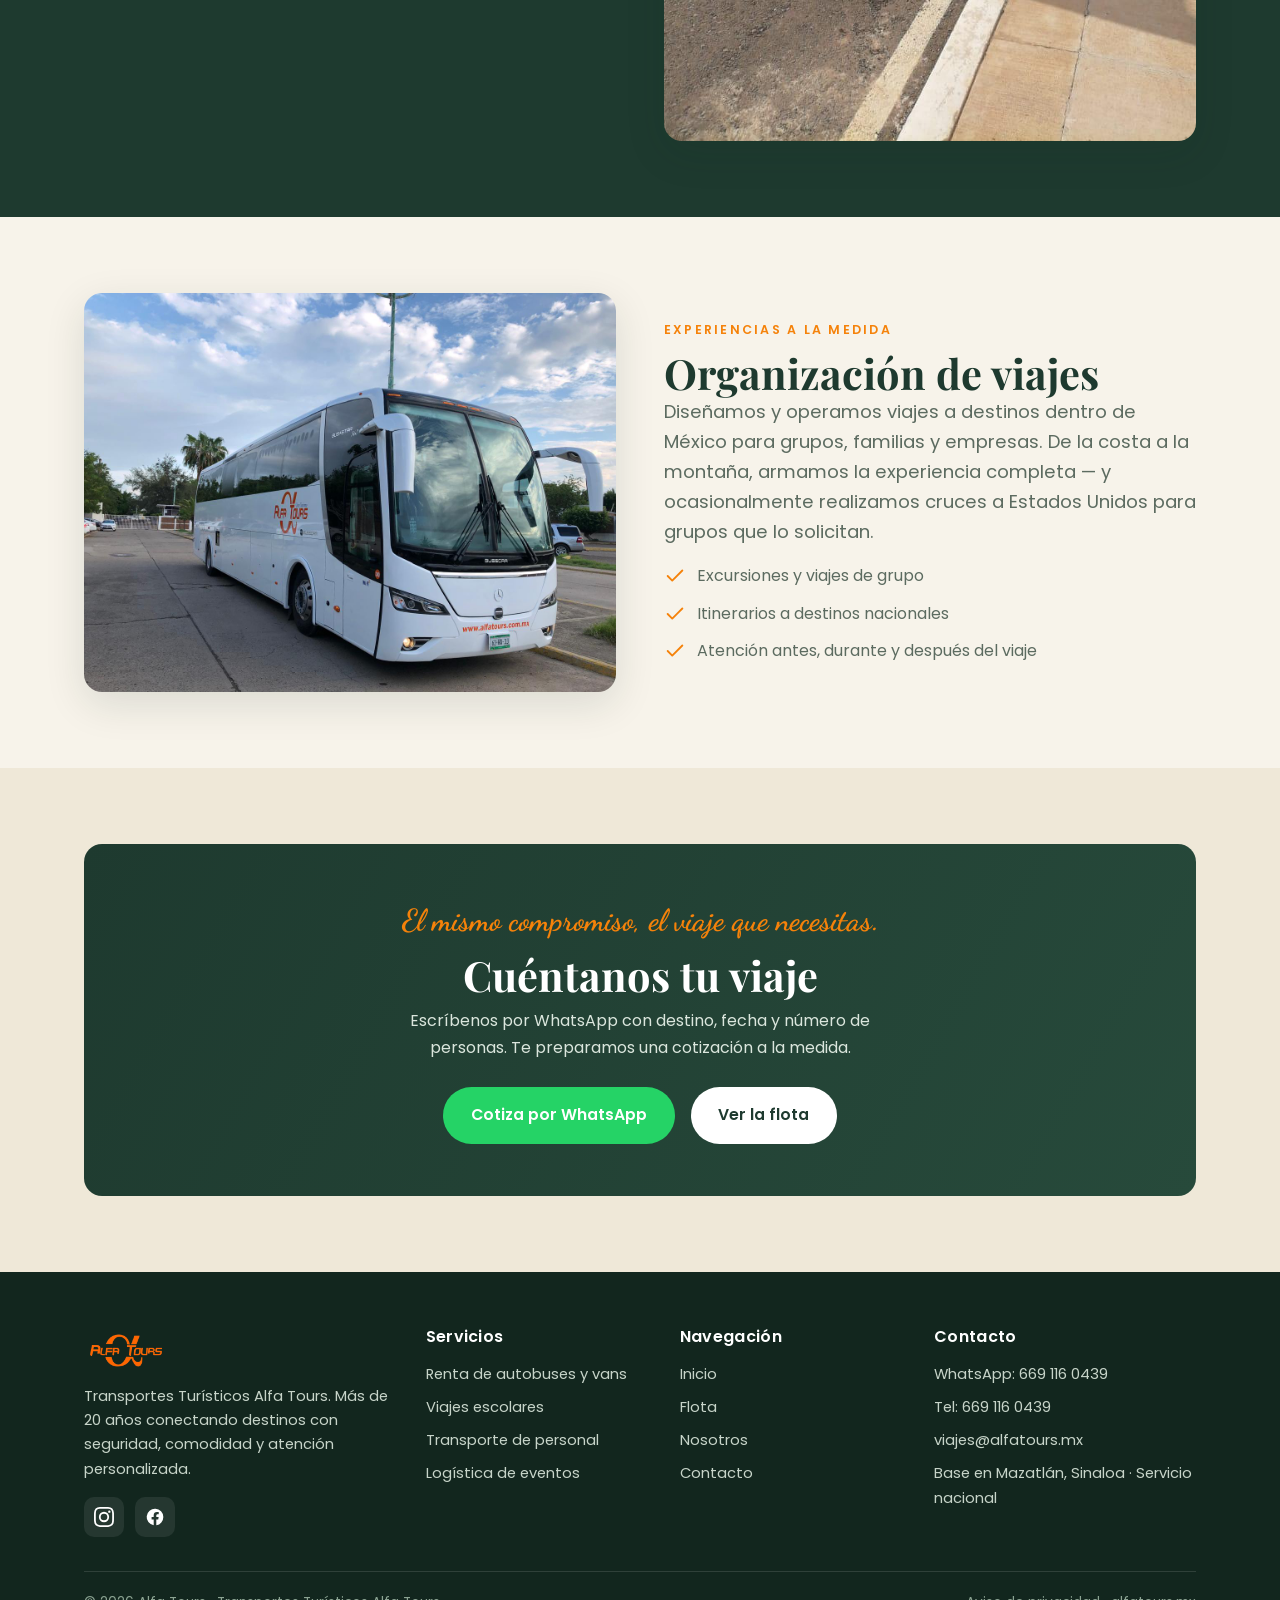
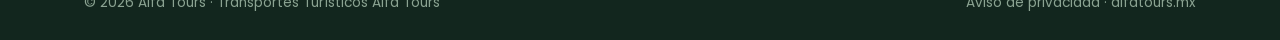
<file: servicios.html>
<!DOCTYPE html>
<html lang="es">
<head>
<meta charset="UTF-8">
<meta name="viewport" content="width=device-width, initial-scale=1.0">
<title>Servicios | Alfa Tours — Renta de autobuses, viajes escolares y eventos</title>
<meta name="description" content="Renta de autobuses y vans, viajes escolares, transporte de personal, logística de eventos y organización de viajes. Un solo proveedor para todo tu transporte en México.">
<link rel="canonical" href="https://alfatours.mx/servicios.html">
<link rel="alternate" hreflang="es" href="https://alfatours.mx/servicios.html">
<link rel="alternate" hreflang="en" href="https://alfatours.mx/en/services.html">
<link rel="alternate" hreflang="x-default" href="https://alfatours.mx/servicios.html">
<link rel="icon" href="img/favicon.svg" type="image/svg+xml">
<link rel="preconnect" href="https://fonts.googleapis.com">
<link rel="preconnect" href="https://fonts.gstatic.com" crossorigin>
<link href="https://fonts.googleapis.com/css2?family=Playfair+Display:ital,wght@0,500;0,700;0,800;1,600&family=Poppins:wght@400;500;600;700&family=Dancing+Script:wght@600;700&display=swap" rel="stylesheet">
<link rel="stylesheet" href="css/styles.css">
</head>
<body>

<header class="header">
  <div class="container nav">
    <a href="index.html" class="nav__logo"><img src="img/logo.png" alt="Alfa Tours"></a>
    <ul class="nav__links">
      <li><a href="index.html">Inicio</a></li>
      <li><a href="servicios.html" class="active">Servicios</a></li>
      <li><a href="flota.html">Flota</a></li>
      <li><a href="nosotros.html">Nosotros</a></li>
      <li><a href="contacto.html">Contacto</a></li>
    </ul>
    <div class="nav__cta">
      <a href="en/services.html" class="nav__lang" hreflang="en" aria-label="Switch to English"><svg viewBox="0 0 24 24"><circle cx="12" cy="12" r="9"/><path d="M3 12h18M12 3c2.5 2.4 4 5.6 4 9s-1.5 6.6-4 9c-2.5-2.4-4-5.6-4-9s1.5-6.6 4-9z" stroke-linejoin="round"/></svg> EN</a>
      <a href="contacto.html#cotizar" class="btn btn--ghost" style="color:#fff;border-color:rgba(255,255,255,.5)">Cotizar</a>
      <a href="#" class="btn btn--wa" data-af-cotizar>
        <svg viewBox="0 0 24 24" fill="currentColor"><path d="M.057 24l1.687-6.163a11.867 11.867 0 01-1.587-5.945C.16 5.335 5.495 0 12.05 0a11.82 11.82 0 018.413 3.488 11.82 11.82 0 013.48 8.414c-.003 6.557-5.338 11.892-11.893 11.892a11.9 11.9 0 01-5.688-1.448L.057 24zm6.597-3.807c1.676.995 3.276 1.591 5.392 1.592 5.448 0 9.886-4.434 9.889-9.885.002-5.462-4.415-9.89-9.881-9.892-5.452 0-9.887 4.434-9.889 9.884a9.86 9.86 0 001.599 5.379l-.999 3.648 3.9-1.026zm11.387-5.464c-.074-.124-.272-.198-.57-.347-.297-.149-1.758-.868-2.031-.967-.272-.099-.47-.149-.669.149-.198.297-.767.967-.94 1.165-.173.198-.347.223-.644.074-.297-.149-1.255-.462-2.39-1.475-.883-.788-1.48-1.761-1.653-2.059-.173-.297-.018-.458.13-.606.134-.133.297-.347.446-.521.151-.172.2-.296.3-.495.099-.198.05-.372-.025-.521-.075-.148-.669-1.611-.916-2.206-.242-.579-.487-.501-.669-.51l-.57-.01c-.198 0-.52.074-.792.372-.272.297-1.04 1.016-1.04 2.479 0 1.462 1.065 2.875 1.213 3.074.149.198 2.095 3.2 5.076 4.487.709.306 1.263.489 1.694.626.712.226 1.36.194 1.872.118.571-.085 1.758-.719 2.006-1.413.248-.694.248-1.29.173-1.414z"/></svg>
        Cotiza por WhatsApp
      </a>
    </div>
    <button class="nav__toggle" aria-label="Menú"><span></span><span></span><span></span></button>
  </div>
</header>

<section class="pagehero">
  <div class="container">
    <div class="breadcrumb">Inicio · Servicios</div>
    <h1>Servicios</h1>
    <p>Un solo equipo para resolver todo tu transporte: desde un grupo pequeño hasta la logística completa de un gran evento.</p>
  </div>
</section>

<!-- Renta -->
<section class="section">
  <div class="container split">
    <div class="split__media"><img src="img/interior-mercedes.jpg" alt="Interior con pantallas del autobús Alfa Tours"></div>
    <div>
      <span class="eyebrow">Servicio principal</span>
      <h2>Renta de autobuses y vans</h2>
      <p class="lead">Unidades para viajes especiales, excursiones y traslados de todo tipo. Elige el tamaño ideal según tu grupo y te llevamos con comodidad y seguridad.</p>
      <ul class="checks">
        <li><svg viewBox="0 0 24 24" fill="none" stroke-width="2"><path d="M20 6L9 17l-5-5" stroke-linecap="round" stroke-linejoin="round"/></svg> Autobuses de 40 a 50 asientos</li>
        <li><svg viewBox="0 0 24 24" fill="none" stroke-width="2"><path d="M20 6L9 17l-5-5" stroke-linecap="round" stroke-linejoin="round"/></svg> Vans de 14 a 19 pasajeros</li>
        <li><svg viewBox="0 0 24 24" fill="none" stroke-width="2"><path d="M20 6L9 17l-5-5" stroke-linecap="round" stroke-linejoin="round"/></svg> SUV ejecutiva para grupos pequeños</li>
      </ul>
    </div>
  </div>
</section>

<!-- Escolares -->
<section class="section bg-crema">
  <div class="container split split--alt">
    <div class="split__media"><img src="img/escuela.jpg" alt="Autobuses Alfa Tours en un colegio"></div>
    <div>
      <span class="card__tag">Somos líderes</span>
      <h2>Viajes escolares</h2>
      <p class="lead">Décadas moviendo generaciones con la seguridad que las familias esperan. Somos el servicio de confianza de colegios y universidades para excursiones, visitas y viajes de fin de curso.</p>
      <ul class="checks">
        <li><svg viewBox="0 0 24 24" fill="none" stroke-width="2"><path d="M20 6L9 17l-5-5" stroke-linecap="round" stroke-linejoin="round"/></svg> Conductores con experiencia en grupos escolares</li>
        <li><svg viewBox="0 0 24 24" fill="none" stroke-width="2"><path d="M20 6L9 17l-5-5" stroke-linecap="round" stroke-linejoin="round"/></svg> Coordinación puntual de salidas y regresos</li>
        <li><svg viewBox="0 0 24 24" fill="none" stroke-width="2"><path d="M20 6L9 17l-5-5" stroke-linecap="round" stroke-linejoin="round"/></svg> Unidad tipo escolar y autobuses de turismo</li>
      </ul>
    </div>
  </div>
</section>

<!-- Personal -->
<section class="section">
  <div class="container split">
    <div class="split__media"><img src="img/van-transit-int.png" alt="Interior de van para transporte de personal"></div>
    <div>
      <span class="eyebrow">Empresas e industria</span>
      <h2>Transporte de personal</h2>
      <p class="lead">Rutas fijas y contratos por tiempo para trasladar a tu equipo con puntualidad. Un servicio flexible que se adapta a los turnos y la operación de tu empresa.</p>
      <ul class="checks">
        <li><svg viewBox="0 0 24 24" fill="none" stroke-width="2"><path d="M20 6L9 17l-5-5" stroke-linecap="round" stroke-linejoin="round"/></svg> Rutas diarias por contrato</li>
        <li><svg viewBox="0 0 24 24" fill="none" stroke-width="2"><path d="M20 6L9 17l-5-5" stroke-linecap="round" stroke-linejoin="round"/></svg> Esquemas por tiempo o por número de pasajeros</li>
        <li><svg viewBox="0 0 24 24" fill="none" stroke-width="2"><path d="M20 6L9 17l-5-5" stroke-linecap="round" stroke-linejoin="round"/></svg> Podemos basar unidades donde tu operación lo requiera</li>
      </ul>
    </div>
  </div>
</section>

<!-- Eventos -->
<section class="section bg-verde">
  <div class="container split split--alt">
    <div class="split__media"><img src="img/eventos.jpg" alt="Unidades Alfa Tours para logística de eventos"></div>
    <div>
      <span class="eyebrow">Sin límite de capacidad</span>
      <h2>Logística de eventos</h2>
      <p class="lead">Bodas, convenciones, congresos y celebraciones. Coordinamos todo el transporte de invitados como un solo responsable — y si el evento supera nuestra flota, subcontratamos y gestionamos la operación completa por ti.</p>
      <ul class="checks">
        <li><svg viewBox="0 0 24 24" fill="none" stroke-width="2"><path d="M20 6L9 17l-5-5" stroke-linecap="round" stroke-linejoin="round"/></svg> Un solo proveedor para todo el evento</li>
        <li><svg viewBox="0 0 24 24" fill="none" stroke-width="2"><path d="M20 6L9 17l-5-5" stroke-linecap="round" stroke-linejoin="round"/></svg> Escalamos a cientos de pasajeros</li>
        <li><svg viewBox="0 0 24 24" fill="none" stroke-width="2"><path d="M20 6L9 17l-5-5" stroke-linecap="round" stroke-linejoin="round"/></svg> Planeación de horarios, puntos de abordaje y traslados</li>
      </ul>
    </div>
  </div>
</section>

<!-- Organización de viajes -->
<section class="section">
  <div class="container split">
    <div class="split__media"><img src="img/viajes.jpg" alt="Autobús Mercedes-Benz Alfa Tours de viaje"></div>
    <div>
      <span class="eyebrow">Experiencias a la medida</span>
      <h2>Organización de viajes</h2>
      <p class="lead">Diseñamos y operamos viajes a destinos dentro de México para grupos, familias y empresas. De la costa a la montaña, armamos la experiencia completa — y ocasionalmente realizamos cruces a Estados Unidos para grupos que lo solicitan.</p>
      <ul class="checks">
        <li><svg viewBox="0 0 24 24" fill="none" stroke-width="2"><path d="M20 6L9 17l-5-5" stroke-linecap="round" stroke-linejoin="round"/></svg> Excursiones y viajes de grupo</li>
        <li><svg viewBox="0 0 24 24" fill="none" stroke-width="2"><path d="M20 6L9 17l-5-5" stroke-linecap="round" stroke-linejoin="round"/></svg> Itinerarios a destinos nacionales</li>
        <li><svg viewBox="0 0 24 24" fill="none" stroke-width="2"><path d="M20 6L9 17l-5-5" stroke-linecap="round" stroke-linejoin="round"/></svg> Atención antes, durante y después del viaje</li>
      </ul>
    </div>
  </div>
</section>

<section class="section bg-crema">
  <div class="container">
    <div class="cta-band">
      <span class="script">El mismo compromiso, el viaje que necesitas.</span>
      <h2 style="margin-top:.3rem">Cuéntanos tu viaje</h2>
      <p>Escríbenos por WhatsApp con destino, fecha y número de personas. Te preparamos una cotización a la medida.</p>
      <div class="hero__cta">
        <a href="#" class="btn btn--wa" data-af-cotizar>Cotiza por WhatsApp</a>
        <a href="flota.html" class="btn btn--light">Ver la flota</a>
      </div>
    </div>
  </div>
</section>

<footer class="footer">
  <div class="container">
    <div class="footer__grid">
      <div>
        <img src="img/logo.png" alt="Alfa Tours">
        <p>Transportes Turísticos Alfa Tours. Más de 20 años conectando destinos con seguridad, comodidad y atención personalizada.</p>
        <div class="footer__socials">
          <a href="https://www.instagram.com/viajesalfatours/" target="_blank" rel="noopener" aria-label="Instagram"><svg viewBox="0 0 24 24"><path d="M12 2.163c3.204 0 3.584.012 4.85.07 3.252.148 4.771 1.691 4.919 4.919.058 1.265.069 1.645.069 4.849 0 3.205-.012 3.584-.069 4.849-.149 3.225-1.664 4.771-4.919 4.919-1.266.058-1.644.07-4.85.07-3.204 0-3.584-.012-4.849-.07-3.26-.149-4.771-1.699-4.919-4.92-.058-1.265-.07-1.644-.07-4.849 0-3.204.013-3.583.07-4.849.149-3.227 1.664-4.771 4.919-4.919 1.266-.057 1.645-.069 4.849-.069zm0-2.163C8.741 0 8.332.014 7.052.072 2.695.272.273 2.69.073 7.052.014 8.333 0 8.741 0 12c0 3.259.014 3.668.072 4.948.2 4.358 2.618 6.78 6.98 6.98C8.333 23.986 8.741 24 12 24c3.259 0 3.668-.014 4.948-.072 4.354-.2 6.782-2.618 6.979-6.98.059-1.28.073-1.689.073-4.948 0-3.259-.014-3.667-.072-4.947-.196-4.354-2.617-6.78-6.979-6.98C15.668.014 15.259 0 12 0zm0 5.838a6.162 6.162 0 100 12.324 6.162 6.162 0 000-12.324zM12 16a4 4 0 110-8 4 4 0 010 8zm6.406-11.845a1.44 1.44 0 100 2.881 1.44 1.44 0 000-2.881z"/></svg></a>
          <a href="https://www.facebook.com/alfatoursmazatlan/" target="_blank" rel="noopener" aria-label="Facebook"><svg viewBox="0 0 24 24"><path d="M22 12a10 10 0 10-11.56 9.88v-6.99H7.9V12h2.54V9.8c0-2.5 1.49-3.89 3.78-3.89 1.09 0 2.24.2 2.24.2v2.46h-1.26c-1.24 0-1.63.77-1.63 1.56V12h2.78l-.44 2.89h-2.34v6.99A10 10 0 0022 12z"/></svg></a>
        </div>
      </div>
      <div>
        <h4>Servicios</h4>
        <ul>
          <li><a href="servicios.html">Renta de autobuses y vans</a></li>
          <li><a href="servicios.html">Viajes escolares</a></li>
          <li><a href="servicios.html">Transporte de personal</a></li>
          <li><a href="servicios.html">Logística de eventos</a></li>
        </ul>
      </div>
      <div>
        <h4>Navegación</h4>
        <ul>
          <li><a href="index.html">Inicio</a></li>
          <li><a href="flota.html">Flota</a></li>
          <li><a href="nosotros.html">Nosotros</a></li>
          <li><a href="contacto.html">Contacto</a></li>
        </ul>
      </div>
      <div>
        <h4>Contacto</h4>
        <ul>
          <li><a href="https://wa.me/526691160439" target="_blank" rel="noopener">WhatsApp: 669 116 0439</a></li>
          <li><a href="tel:+526691160439">Tel: 669 116 0439</a></li>
          <li><a href="mailto:viajes@alfatours.mx">viajes@alfatours.mx</a></li>
          <li>Base en Mazatlán, Sinaloa · Servicio nacional</li>
        </ul>
      </div>
    </div>
    <div class="footer__bottom">
      <span>© <span class="js-year">2026</span> Alfa Tours · Transportes Turísticos Alfa Tours</span>
      <span><a href="privacidad.html">Aviso de privacidad</a> · alfatours.mx</span>
    </div>
  </div>
</footer>

<a href="https://wa.me/526691160439?text=Hola%20Alfa%20Tours%2C%20quiero%20cotizar%20un%20viaje" class="wa-float" target="_blank" rel="noopener" aria-label="WhatsApp">
  <svg viewBox="0 0 24 24"><path d="M.057 24l1.687-6.163a11.867 11.867 0 01-1.587-5.945C.16 5.335 5.495 0 12.05 0a11.82 11.82 0 018.413 3.488 11.82 11.82 0 013.48 8.414c-.003 6.557-5.338 11.892-11.893 11.892a11.9 11.9 0 01-5.688-1.448L.057 24zm6.597-3.807c1.676.995 3.276 1.591 5.392 1.592 5.448 0 9.886-4.434 9.889-9.885.002-5.462-4.415-9.89-9.881-9.892-5.452 0-9.887 4.434-9.889 9.884a9.86 9.86 0 001.599 5.379l-.999 3.648 3.9-1.026zm11.387-5.464c-.074-.124-.272-.198-.57-.347-.297-.149-1.758-.868-2.031-.967-.272-.099-.47-.149-.669.149-.198.297-.767.967-.94 1.165-.173.198-.347.223-.644.074-.297-.149-1.255-.462-2.39-1.475-.883-.788-1.48-1.761-1.653-2.059-.173-.297-.018-.458.13-.606.134-.133.297-.347.446-.521.151-.172.2-.296.3-.495.099-.198.05-.372-.025-.521-.075-.148-.669-1.611-.916-2.206-.242-.579-.487-.501-.669-.51l-.57-.01c-.198 0-.52.074-.792.372-.272.297-1.04 1.016-1.04 2.479 0 1.462 1.065 2.875 1.213 3.074.149.198 2.095 3.2 5.076 4.487.709.306 1.263.489 1.694.626.712.226 1.36.194 1.872.118.571-.085 1.758-.719 2.006-1.413.248-.694.248-1.29.173-1.414z"/></svg>
</a>

<script src="js/main.js"></script>
</body>
</html>
</file>
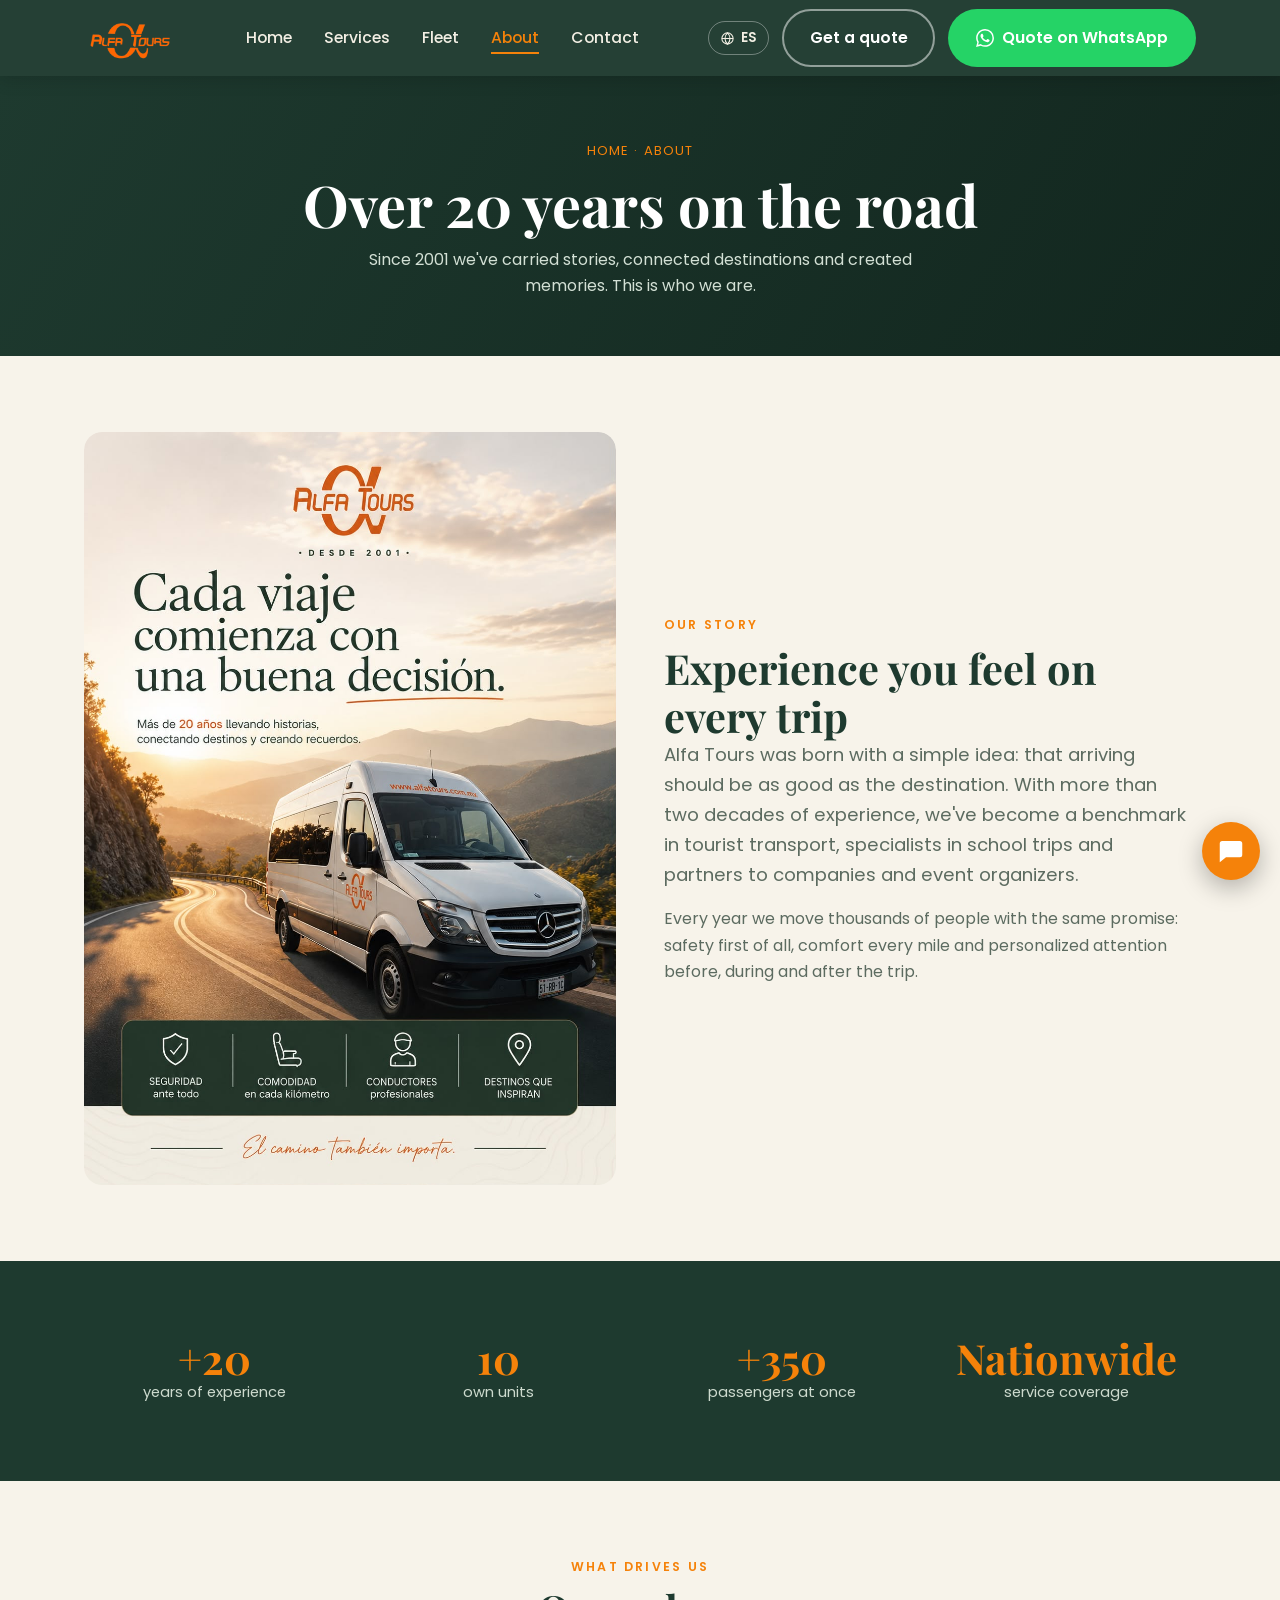
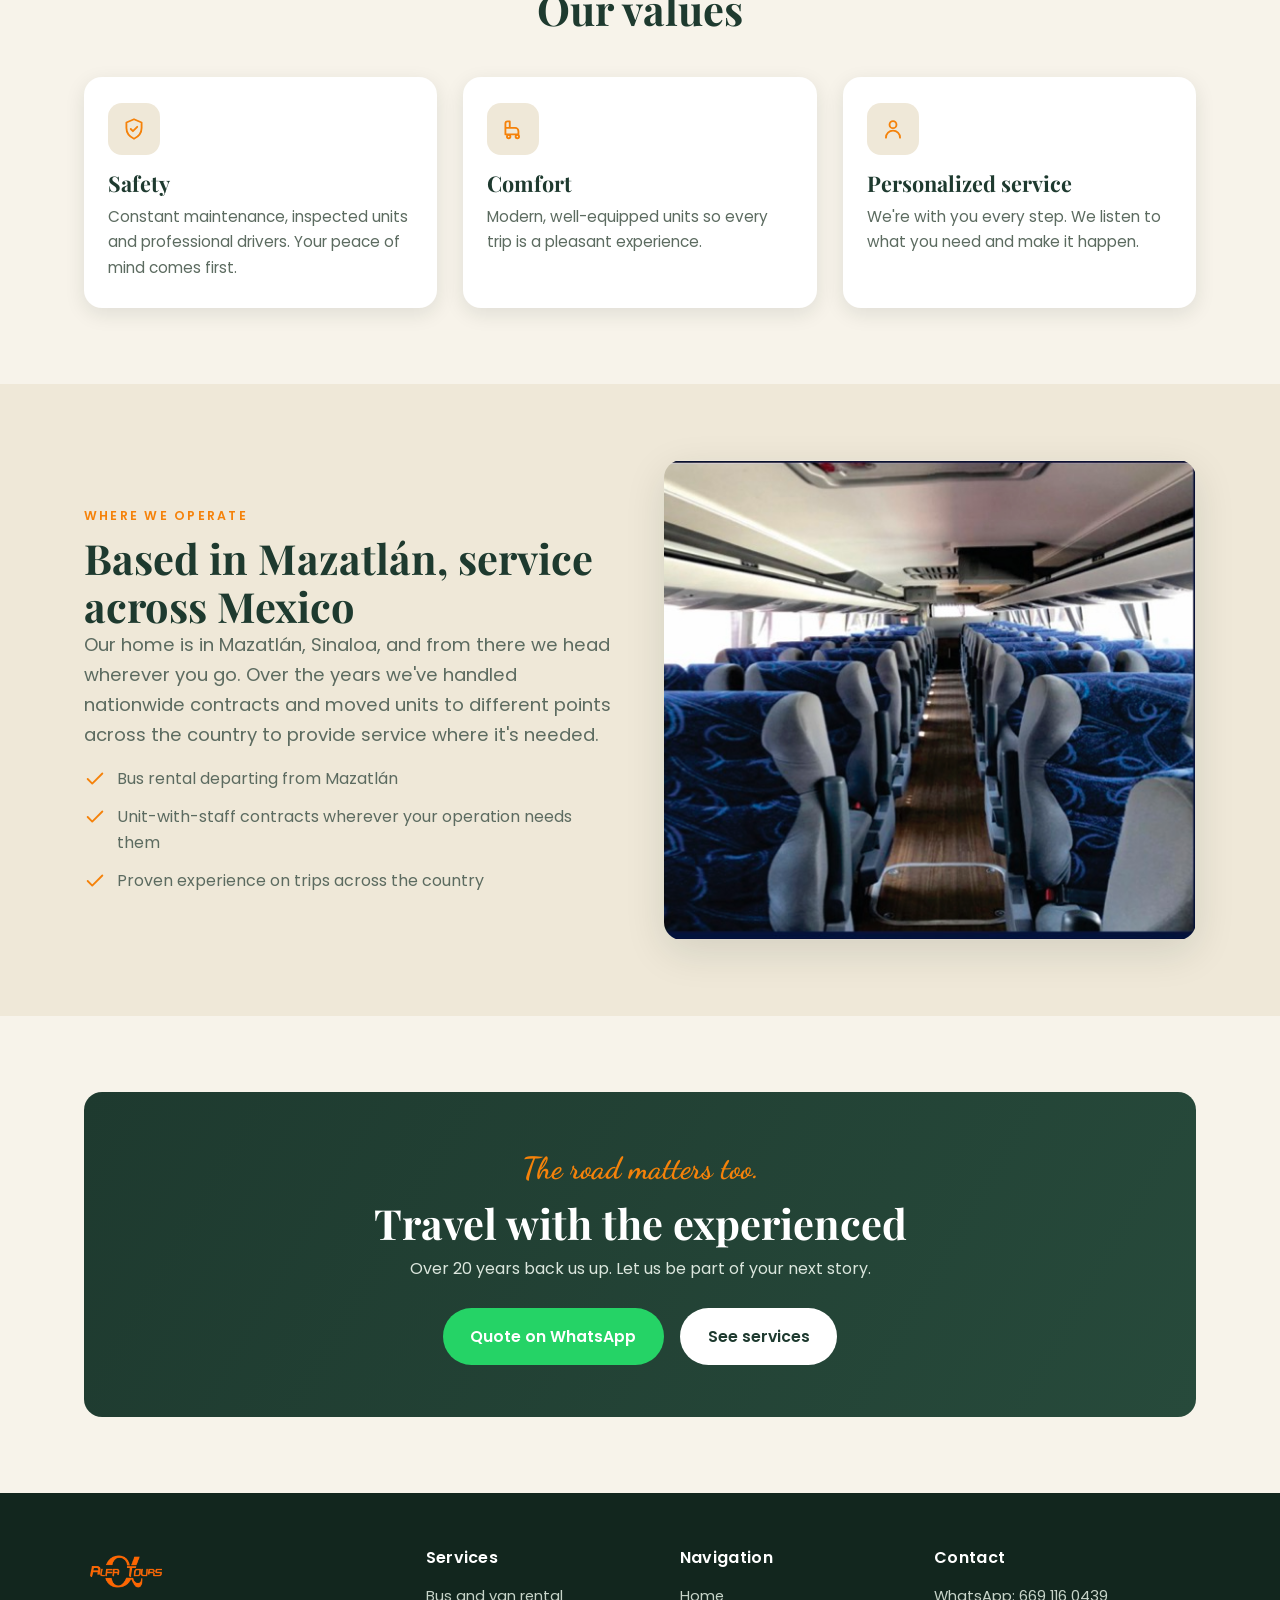
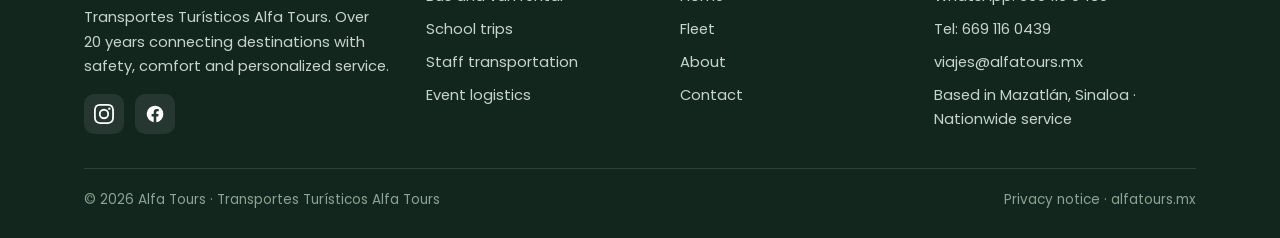
<file: en/about.html>
<!DOCTYPE html>
<html lang="en">
<head>
<meta charset="UTF-8">
<meta name="viewport" content="width=device-width, initial-scale=1.0">
<title>About us | Alfa Tours — Over 20 years of experience</title>
<meta name="description" content="Since 2001, Alfa Tours has connected destinations with safety and comfort. Based in Mazatlán with service across Mexico. Discover our story, values and commitment.">
<link rel="canonical" href="https://alfatours.mx/en/about.html">
<link rel="alternate" hreflang="es" href="https://alfatours.mx/nosotros.html">
<link rel="alternate" hreflang="en" href="https://alfatours.mx/en/about.html">
<link rel="alternate" hreflang="x-default" href="https://alfatours.mx/nosotros.html">
<link rel="icon" href="../img/favicon.svg" type="image/svg+xml">
<link rel="preconnect" href="https://fonts.googleapis.com">
<link rel="preconnect" href="https://fonts.gstatic.com" crossorigin>
<link href="https://fonts.googleapis.com/css2?family=Playfair+Display:ital,wght@0,500;0,700;0,800;1,600&family=Poppins:wght@400;500;600;700&family=Dancing+Script:wght@600;700&display=swap" rel="stylesheet">
<link rel="stylesheet" href="../css/styles.css">
</head>
<body>

<header class="header">
  <div class="container nav">
    <a href="index.html" class="nav__logo"><img src="../img/logo.png" alt="Alfa Tours"></a>
    <ul class="nav__links">
      <li><a href="index.html">Home</a></li>
      <li><a href="services.html">Services</a></li>
      <li><a href="fleet.html">Fleet</a></li>
      <li><a href="about.html" class="active">About</a></li>
      <li><a href="contact.html">Contact</a></li>
    </ul>
    <div class="nav__cta">
      <a href="../nosotros.html" class="nav__lang" hreflang="es" aria-label="Cambiar a español"><svg viewBox="0 0 24 24"><circle cx="12" cy="12" r="9"/><path d="M3 12h18M12 3c2.5 2.4 4 5.6 4 9s-1.5 6.6-4 9c-2.5-2.4-4-5.6-4-9s1.5-6.6 4-9z" stroke-linejoin="round"/></svg> ES</a>
      <a href="contact.html#quote" class="btn btn--ghost" style="color:#fff;border-color:rgba(255,255,255,.5)">Get a quote</a>
      <a href="#" class="btn btn--wa" data-af-cotizar>
        <svg viewBox="0 0 24 24" fill="currentColor"><path d="M.057 24l1.687-6.163a11.867 11.867 0 01-1.587-5.945C.16 5.335 5.495 0 12.05 0a11.82 11.82 0 018.413 3.488 11.82 11.82 0 013.48 8.414c-.003 6.557-5.338 11.892-11.893 11.892a11.9 11.9 0 01-5.688-1.448L.057 24zm6.597-3.807c1.676.995 3.276 1.591 5.392 1.592 5.448 0 9.886-4.434 9.889-9.885.002-5.462-4.415-9.89-9.881-9.892-5.452 0-9.887 4.434-9.889 9.884a9.86 9.86 0 001.599 5.379l-.999 3.648 3.9-1.026zm11.387-5.464c-.074-.124-.272-.198-.57-.347-.297-.149-1.758-.868-2.031-.967-.272-.099-.47-.149-.669.149-.198.297-.767.967-.94 1.165-.173.198-.347.223-.644.074-.297-.149-1.255-.462-2.39-1.475-.883-.788-1.48-1.761-1.653-2.059-.173-.297-.018-.458.13-.606.134-.133.297-.347.446-.521.151-.172.2-.296.3-.495.099-.198.05-.372-.025-.521-.075-.148-.669-1.611-.916-2.206-.242-.579-.487-.501-.669-.51l-.57-.01c-.198 0-.52.074-.792.372-.272.297-1.04 1.016-1.04 2.479 0 1.462 1.065 2.875 1.213 3.074.149.198 2.095 3.2 5.076 4.487.709.306 1.263.489 1.694.626.712.226 1.36.194 1.872.118.571-.085 1.758-.719 2.006-1.413.248-.694.248-1.29.173-1.414z"/></svg>
        Quote on WhatsApp
      </a>
    </div>
    <button class="nav__toggle" aria-label="Menu"><span></span><span></span><span></span></button>
  </div>
</header>

<section class="pagehero">
  <div class="container">
    <div class="breadcrumb">Home · About</div>
    <h1>Over 20 years on the road</h1>
    <p>Since 2001 we've carried stories, connected destinations and created memories. This is who we are.</p>
  </div>
</section>

<section class="section">
  <div class="container split">
    <div class="split__media" style="box-shadow:none"><img src="../img/flyer-1.jpg" alt="Alfa Tours — Every journey begins with a good decision" style="object-fit:contain;border-radius:18px"></div>
    <div>
      <span class="eyebrow">Our story</span>
      <h2>Experience you feel on every trip</h2>
      <p class="lead">Alfa Tours was born with a simple idea: that arriving should be as good as the destination. With more than two decades of experience, we've become a benchmark in tourist transport, specialists in school trips and partners to companies and event organizers.</p>
      <p style="color:var(--gris)">Every year we move thousands of people with the same promise: safety first of all, comfort every mile and personalized attention before, during and after the trip.</p>
    </div>
  </div>
</section>

<section class="section bg-verde">
  <div class="container stats">
    <div class="stat"><b>+20</b><span>years of experience</span></div>
    <div class="stat"><b>10</b><span>own units</span></div>
    <div class="stat"><b>+350</b><span>passengers at once</span></div>
    <div class="stat"><b>Nationwide</b><span>service coverage</span></div>
  </div>
</section>

<section class="section">
  <div class="container">
    <div class="center" style="margin-bottom:44px">
      <span class="eyebrow">What drives us</span>
      <h2>Our values</h2>
    </div>
    <div class="grid grid--3">
      <article class="card"><div class="card__body">
        <div class="card__icon"><svg viewBox="0 0 24 24" fill="none" stroke-width="1.7"><path d="M12 3l7 3v5c0 4.5-3 8-7 10-4-2-7-5.5-7-10V6l7-3z" stroke-linejoin="round"/><path d="M9 12l2 2 4-4" stroke-linecap="round" stroke-linejoin="round"/></svg></div>
        <h3>Safety</h3><p>Constant maintenance, inspected units and professional drivers. Your peace of mind comes first.</p>
      </div></article>
      <article class="card"><div class="card__body">
        <div class="card__icon"><svg viewBox="0 0 24 24" fill="none" stroke-width="1.7"><path d="M5 11V7a2 2 0 012-2h2v6M5 11h9a3 3 0 013 3v3H5v-6z" stroke-linejoin="round"/><circle cx="8" cy="19" r="1.6"/><circle cx="16" cy="19" r="1.6"/></svg></div>
        <h3>Comfort</h3><p>Modern, well-equipped units so every trip is a pleasant experience.</p>
      </div></article>
      <article class="card"><div class="card__body">
        <div class="card__icon"><svg viewBox="0 0 24 24" fill="none" stroke-width="1.7"><circle cx="12" cy="8" r="3.2"/><path d="M5.5 20a6.5 6.5 0 0113 0" stroke-linecap="round"/></svg></div>
        <h3>Personalized service</h3><p>We're with you every step. We listen to what you need and make it happen.</p>
      </div></article>
    </div>
  </div>
</section>

<section class="section bg-crema">
  <div class="container split split--alt">
    <div class="split__media"><img src="../img/coach-int-blue.png" alt="Comfortable Alfa Tours coach interior"></div>
    <div>
      <span class="eyebrow">Where we operate</span>
      <h2>Based in Mazatlán, service across Mexico</h2>
      <p class="lead">Our home is in Mazatlán, Sinaloa, and from there we head wherever you go. Over the years we've handled nationwide contracts and moved units to different points across the country to provide service where it's needed.</p>
      <ul class="checks">
        <li><svg viewBox="0 0 24 24" fill="none" stroke-width="2"><path d="M20 6L9 17l-5-5" stroke-linecap="round" stroke-linejoin="round"/></svg> Bus rental departing from Mazatlán</li>
        <li><svg viewBox="0 0 24 24" fill="none" stroke-width="2"><path d="M20 6L9 17l-5-5" stroke-linecap="round" stroke-linejoin="round"/></svg> Unit-with-staff contracts wherever your operation needs them</li>
        <li><svg viewBox="0 0 24 24" fill="none" stroke-width="2"><path d="M20 6L9 17l-5-5" stroke-linecap="round" stroke-linejoin="round"/></svg> Proven experience on trips across the country</li>
      </ul>
    </div>
  </div>
</section>

<section class="section">
  <div class="container">
    <div class="cta-band">
      <span class="script">The road matters too.</span>
      <h2 style="margin-top:.3rem">Travel with the experienced</h2>
      <p>Over 20 years back us up. Let us be part of your next story.</p>
      <div class="hero__cta">
        <a href="#" class="btn btn--wa" data-af-cotizar>Quote on WhatsApp</a>
        <a href="services.html" class="btn btn--light">See services</a>
      </div>
    </div>
  </div>
</section>

<footer class="footer">
  <div class="container">
    <div class="footer__grid">
      <div>
        <img src="../img/logo.png" alt="Alfa Tours">
        <p>Transportes Turísticos Alfa Tours. Over 20 years connecting destinations with safety, comfort and personalized service.</p>
        <div class="footer__socials">
          <a href="https://www.instagram.com/viajesalfatours/" target="_blank" rel="noopener" aria-label="Instagram"><svg viewBox="0 0 24 24"><path d="M12 2.163c3.204 0 3.584.012 4.85.07 3.252.148 4.771 1.691 4.919 4.919.058 1.265.069 1.645.069 4.849 0 3.205-.012 3.584-.069 4.849-.149 3.225-1.664 4.771-4.919 4.919-1.266.058-1.644.07-4.85.07-3.204 0-3.584-.012-4.849-.07-3.26-.149-4.771-1.699-4.919-4.92-.058-1.265-.07-1.644-.07-4.849 0-3.204.013-3.583.07-4.849.149-3.227 1.664-4.771 4.919-4.919 1.266-.057 1.645-.069 4.849-.069zm0-2.163C8.741 0 8.332.014 7.052.072 2.695.272.273 2.69.073 7.052.014 8.333 0 8.741 0 12c0 3.259.014 3.668.072 4.948.2 4.358 2.618 6.78 6.98 6.98C8.333 23.986 8.741 24 12 24c3.259 0 3.668-.014 4.948-.072 4.354-.2 6.782-2.618 6.979-6.98.059-1.28.073-1.689.073-4.948 0-3.259-.014-3.667-.072-4.947-.196-4.354-2.617-6.78-6.979-6.98C15.668.014 15.259 0 12 0zm0 5.838a6.162 6.162 0 100 12.324 6.162 6.162 0 000-12.324zM12 16a4 4 0 110-8 4 4 0 010 8zm6.406-11.845a1.44 1.44 0 100 2.881 1.44 1.44 0 000-2.881z"/></svg></a>
          <a href="https://www.facebook.com/alfatoursmazatlan/" target="_blank" rel="noopener" aria-label="Facebook"><svg viewBox="0 0 24 24"><path d="M22 12a10 10 0 10-11.56 9.88v-6.99H7.9V12h2.54V9.8c0-2.5 1.49-3.89 3.78-3.89 1.09 0 2.24.2 2.24.2v2.46h-1.26c-1.24 0-1.63.77-1.63 1.56V12h2.78l-.44 2.89h-2.34v6.99A10 10 0 0022 12z"/></svg></a>
        </div>
      </div>
      <div>
        <h4>Services</h4>
        <ul>
          <li><a href="services.html">Bus and van rental</a></li>
          <li><a href="services.html">School trips</a></li>
          <li><a href="services.html">Staff transportation</a></li>
          <li><a href="services.html">Event logistics</a></li>
        </ul>
      </div>
      <div>
        <h4>Navigation</h4>
        <ul>
          <li><a href="index.html">Home</a></li>
          <li><a href="fleet.html">Fleet</a></li>
          <li><a href="about.html">About</a></li>
          <li><a href="contact.html">Contact</a></li>
        </ul>
      </div>
      <div>
        <h4>Contact</h4>
        <ul>
          <li><a href="https://wa.me/526691160439" target="_blank" rel="noopener">WhatsApp: 669 116 0439</a></li>
          <li><a href="tel:+526691160439">Tel: 669 116 0439</a></li>
          <li><a href="mailto:viajes@alfatours.mx">viajes@alfatours.mx</a></li>
          <li>Based in Mazatlán, Sinaloa · Nationwide service</li>
        </ul>
      </div>
    </div>
    <div class="footer__bottom">
      <span>© <span class="js-year">2026</span> Alfa Tours · Transportes Turísticos Alfa Tours</span>
      <span><a href="privacy.html">Privacy notice</a> · alfatours.mx</span>
    </div>
  </div>
</footer>

<a href="https://wa.me/526691160439?text=Hi%20Alfa%20Tours%2C%20I%20would%20like%20a%20quote" class="wa-float" target="_blank" rel="noopener" aria-label="WhatsApp">
  <svg viewBox="0 0 24 24"><path d="M.057 24l1.687-6.163a11.867 11.867 0 01-1.587-5.945C.16 5.335 5.495 0 12.05 0a11.82 11.82 0 018.413 3.488 11.82 11.82 0 013.48 8.414c-.003 6.557-5.338 11.892-11.893 11.892a11.9 11.9 0 01-5.688-1.448L.057 24zm6.597-3.807c1.676.995 3.276 1.591 5.392 1.592 5.448 0 9.886-4.434 9.889-9.885.002-5.462-4.415-9.89-9.881-9.892-5.452 0-9.887 4.434-9.889 9.884a9.86 9.86 0 001.599 5.379l-.999 3.648 3.9-1.026zm11.387-5.464c-.074-.124-.272-.198-.57-.347-.297-.149-1.758-.868-2.031-.967-.272-.099-.47-.149-.669.149-.198.297-.767.967-.94 1.165-.173.198-.347.223-.644.074-.297-.149-1.255-.462-2.39-1.475-.883-.788-1.48-1.761-1.653-2.059-.173-.297-.018-.458.13-.606.134-.133.297-.347.446-.521.151-.172.2-.296.3-.495.099-.198.05-.372-.025-.521-.075-.148-.669-1.611-.916-2.206-.242-.579-.487-.501-.669-.51l-.57-.01c-.198 0-.52.074-.792.372-.272.297-1.04 1.016-1.04 2.479 0 1.462 1.065 2.875 1.213 3.074.149.198 2.095 3.2 5.076 4.487.709.306 1.263.489 1.694.626.712.226 1.36.194 1.872.118.571-.085 1.758-.719 2.006-1.413.248-.694.248-1.29.173-1.414z"/></svg>
</a>

<script src="../js/main.js"></script>
</body>
</html>
</file>
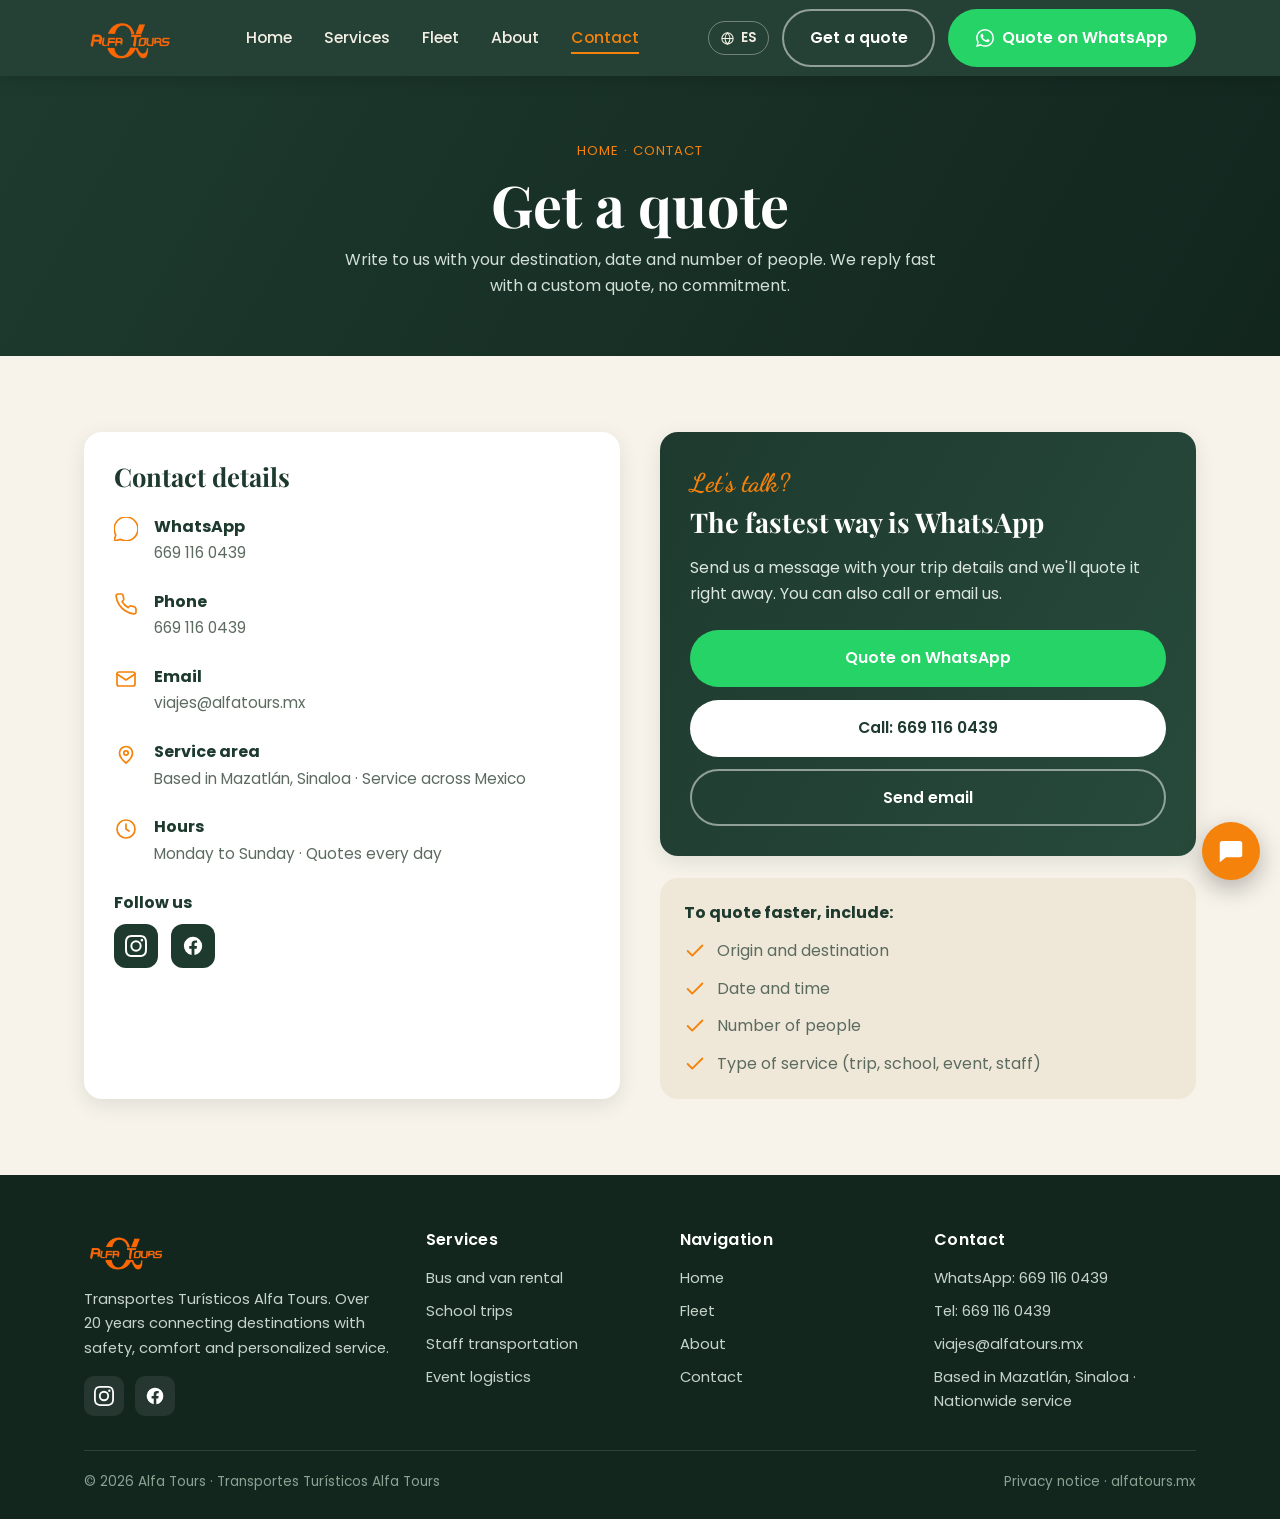
<file: en/contact.html>
<!DOCTYPE html>
<html lang="en">
<head>
<meta charset="UTF-8">
<meta name="viewport" content="width=device-width, initial-scale=1.0">
<title>Contact | Alfa Tours — Get a quote</title>
<meta name="description" content="Contact Alfa Tours to quote bus and van rental, school trips or event logistics. WhatsApp 669 116 0439. Based in Mazatlán, service across Mexico.">
<link rel="canonical" href="https://alfatours.mx/en/contact.html">
<link rel="alternate" hreflang="es" href="https://alfatours.mx/contacto.html">
<link rel="alternate" hreflang="en" href="https://alfatours.mx/en/contact.html">
<link rel="alternate" hreflang="x-default" href="https://alfatours.mx/contacto.html">
<link rel="icon" href="../img/favicon.svg" type="image/svg+xml">
<link rel="preconnect" href="https://fonts.googleapis.com">
<link rel="preconnect" href="https://fonts.gstatic.com" crossorigin>
<link href="https://fonts.googleapis.com/css2?family=Playfair+Display:ital,wght@0,500;0,700;0,800;1,600&family=Poppins:wght@400;500;600;700&family=Dancing+Script:wght@600;700&display=swap" rel="stylesheet">
<link rel="stylesheet" href="../css/styles.css">
</head>
<body>

<header class="header">
  <div class="container nav">
    <a href="index.html" class="nav__logo"><img src="../img/logo.png" alt="Alfa Tours"></a>
    <ul class="nav__links">
      <li><a href="index.html">Home</a></li>
      <li><a href="services.html">Services</a></li>
      <li><a href="fleet.html">Fleet</a></li>
      <li><a href="about.html">About</a></li>
      <li><a href="contact.html" class="active">Contact</a></li>
    </ul>
    <div class="nav__cta">
      <a href="../contacto.html" class="nav__lang" hreflang="es" aria-label="Cambiar a español"><svg viewBox="0 0 24 24"><circle cx="12" cy="12" r="9"/><path d="M3 12h18M12 3c2.5 2.4 4 5.6 4 9s-1.5 6.6-4 9c-2.5-2.4-4-5.6-4-9s1.5-6.6 4-9z" stroke-linejoin="round"/></svg> ES</a>
      <a href="contact.html#quote" class="btn btn--ghost" style="color:#fff;border-color:rgba(255,255,255,.5)">Get a quote</a>
      <a href="#" class="btn btn--wa" data-af-cotizar>
        <svg viewBox="0 0 24 24" fill="currentColor"><path d="M.057 24l1.687-6.163a11.867 11.867 0 01-1.587-5.945C.16 5.335 5.495 0 12.05 0a11.82 11.82 0 018.413 3.488 11.82 11.82 0 013.48 8.414c-.003 6.557-5.338 11.892-11.893 11.892a11.9 11.9 0 01-5.688-1.448L.057 24zm6.597-3.807c1.676.995 3.276 1.591 5.392 1.592 5.448 0 9.886-4.434 9.889-9.885.002-5.462-4.415-9.89-9.881-9.892-5.452 0-9.887 4.434-9.889 9.884a9.86 9.86 0 001.599 5.379l-.999 3.648 3.9-1.026zm11.387-5.464c-.074-.124-.272-.198-.57-.347-.297-.149-1.758-.868-2.031-.967-.272-.099-.47-.149-.669.149-.198.297-.767.967-.94 1.165-.173.198-.347.223-.644.074-.297-.149-1.255-.462-2.39-1.475-.883-.788-1.48-1.761-1.653-2.059-.173-.297-.018-.458.13-.606.134-.133.297-.347.446-.521.151-.172.2-.296.3-.495.099-.198.05-.372-.025-.521-.075-.148-.669-1.611-.916-2.206-.242-.579-.487-.501-.669-.51l-.57-.01c-.198 0-.52.074-.792.372-.272.297-1.04 1.016-1.04 2.479 0 1.462 1.065 2.875 1.213 3.074.149.198 2.095 3.2 5.076 4.487.709.306 1.263.489 1.694.626.712.226 1.36.194 1.872.118.571-.085 1.758-.719 2.006-1.413.248-.694.248-1.29.173-1.414z"/></svg>
        Quote on WhatsApp
      </a>
    </div>
    <button class="nav__toggle" aria-label="Menu"><span></span><span></span><span></span></button>
  </div>
</header>

<section class="pagehero">
  <div class="container">
    <div class="breadcrumb">Home · Contact</div>
    <h1>Get a quote</h1>
    <p>Write to us with your destination, date and number of people. We reply fast with a custom quote, no commitment.</p>
  </div>
</section>

<section class="section">
  <div class="container contact-grid">
    <div class="contact-card">
      <h2 style="font-size:1.6rem;margin-bottom:1.4rem">Contact details</h2>
      <div class="contact-item">
        <svg viewBox="0 0 24 24" fill="none" stroke-width="1.7"><path d="M.057 24l1.687-6.163a11.867 11.867 0 01-1.587-5.945C.16 5.335 5.495 0 12.05 0a11.82 11.82 0 018.413 3.488 11.82 11.82 0 013.48 8.414c-.003 6.557-5.338 11.892-11.893 11.892a11.9 11.9 0 01-5.688-1.448L.057 24z" stroke-linejoin="round"/></svg>
        <div><b>WhatsApp</b><a href="https://wa.me/526691160439?text=Hi%20Alfa%20Tours%2C%20I%20would%20like%20a%20quote" target="_blank" rel="noopener">669 116 0439</a></div>
      </div>
      <div class="contact-item">
        <svg viewBox="0 0 24 24" fill="none" stroke-width="1.7"><path d="M22 16.9v3a2 2 0 01-2.2 2 19.8 19.8 0 01-8.6-3.1 19.5 19.5 0 01-6-6A19.8 19.8 0 012.1 4.2 2 2 0 014.1 2h3a2 2 0 012 1.7c.1.9.3 1.8.6 2.7a2 2 0 01-.5 2.1L8.1 9.6a16 16 0 006 6l1.1-1.1a2 2 0 012.1-.5c.9.3 1.8.5 2.7.6a2 2 0 011.7 2z" stroke-linejoin="round"/></svg>
        <div><b>Phone</b><a href="tel:+526691160439">669 116 0439</a></div>
      </div>
      <div class="contact-item">
        <svg viewBox="0 0 24 24" fill="none" stroke-width="1.7"><rect x="3" y="5" width="18" height="14" rx="2"/><path d="M3 7l9 6 9-6" stroke-linecap="round" stroke-linejoin="round"/></svg>
        <div><b>Email</b>
          <a href="mailto:viajes@alfatours.mx">viajes@alfatours.mx</a>
        </div>
      </div>
      <div class="contact-item">
        <svg viewBox="0 0 24 24" fill="none" stroke-width="1.7"><path d="M12 21s-6.5-5.2-6.5-10A6.5 6.5 0 0112 4.5 6.5 6.5 0 0118.5 11c0 4.8-6.5 10-6.5 10z" stroke-linejoin="round"/><circle cx="12" cy="11" r="2.2"/></svg>
        <div><b>Service area</b><span>Based in Mazatlán, Sinaloa · Service across Mexico</span></div>
      </div>
      <div class="contact-item">
        <svg viewBox="0 0 24 24" fill="none" stroke-width="1.7"><circle cx="12" cy="12" r="9"/><path d="M12 7v5l3 2" stroke-linecap="round"/></svg>
        <div><b>Hours</b><span>Monday to Sunday · Quotes every day</span></div>
      </div>
      <div style="margin-top:1.4rem">
        <b style="color:var(--verde);display:block;margin-bottom:.5rem">Follow us</b>
        <div class="socials">
          <a href="https://www.instagram.com/viajesalfatours/" target="_blank" rel="noopener" aria-label="Instagram"><svg viewBox="0 0 24 24"><path d="M12 2.163c3.204 0 3.584.012 4.85.07 3.252.148 4.771 1.691 4.919 4.919.058 1.265.069 1.645.069 4.849 0 3.205-.012 3.584-.069 4.849-.149 3.225-1.664 4.771-4.919 4.919-1.266.058-1.644.07-4.85.07-3.204 0-3.584-.012-4.849-.07-3.26-.149-4.771-1.699-4.919-4.92-.058-1.265-.07-1.644-.07-4.849 0-3.204.013-3.583.07-4.849.149-3.227 1.664-4.771 4.919-4.919 1.266-.057 1.645-.069 4.849-.069zm0-2.163C8.741 0 8.332.014 7.052.072 2.695.272.273 2.69.073 7.052.014 8.333 0 8.741 0 12c0 3.259.014 3.668.072 4.948.2 4.358 2.618 6.78 6.98 6.98C8.333 23.986 8.741 24 12 24c3.259 0 3.668-.014 4.948-.072 4.354-.2 6.782-2.618 6.979-6.98.059-1.28.073-1.689.073-4.948 0-3.259-.014-3.667-.072-4.947-.196-4.354-2.617-6.78-6.979-6.98C15.668.014 15.259 0 12 0zm0 5.838a6.162 6.162 0 100 12.324 6.162 6.162 0 000-12.324zM12 16a4 4 0 110-8 4 4 0 010 8zm6.406-11.845a1.44 1.44 0 100 2.881 1.44 1.44 0 000-2.881z"/></svg></a>
          <a href="https://www.facebook.com/alfatoursmazatlan/" target="_blank" rel="noopener" aria-label="Facebook"><svg viewBox="0 0 24 24"><path d="M22 12a10 10 0 10-11.56 9.88v-6.99H7.9V12h2.54V9.8c0-2.5 1.49-3.89 3.78-3.89 1.09 0 2.24.2 2.24.2v2.46h-1.26c-1.24 0-1.63.77-1.63 1.56V12h2.78l-.44 2.89h-2.34v6.99A10 10 0 0022 12z"/></svg></a>
        </div>
      </div>
    </div>

    <div>
      <div class="contact-card" style="background:linear-gradient(120deg,var(--verde),var(--verde-2));color:#fff">
        <span class="script" style="font-size:1.6rem">Let's talk?</span>
        <h2 style="color:#fff;font-size:1.7rem;margin:.2rem 0 1rem">The fastest way is WhatsApp</h2>
        <p style="color:#dbe6dd">Send us a message with your trip details and we'll quote it right away. You can also call or email us.</p>
        <div style="display:flex;flex-direction:column;gap:.8rem;margin-top:1.4rem">
          <a href="#" class="btn btn--wa" data-af-cotizar style="justify-content:center">Quote on WhatsApp</a>
          <a href="tel:+526691160439" class="btn btn--light" style="justify-content:center">Call: 669 116 0439</a>
          <a href="mailto:viajes@alfatours.mx" class="btn btn--light" style="justify-content:center;background:transparent;color:#fff;border-color:rgba(255,255,255,.5)">Send email</a>
        </div>
      </div>
      <div style="margin-top:22px;background:var(--crema-2);border-radius:var(--radio);padding:22px 24px">
        <b style="color:var(--verde)">To quote faster, include:</b>
        <ul class="checks" style="margin-top:.7rem">
          <li><svg viewBox="0 0 24 24" fill="none" stroke-width="2"><path d="M20 6L9 17l-5-5" stroke-linecap="round" stroke-linejoin="round"/></svg> Origin and destination</li>
          <li><svg viewBox="0 0 24 24" fill="none" stroke-width="2"><path d="M20 6L9 17l-5-5" stroke-linecap="round" stroke-linejoin="round"/></svg> Date and time</li>
          <li><svg viewBox="0 0 24 24" fill="none" stroke-width="2"><path d="M20 6L9 17l-5-5" stroke-linecap="round" stroke-linejoin="round"/></svg> Number of people</li>
          <li><svg viewBox="0 0 24 24" fill="none" stroke-width="2"><path d="M20 6L9 17l-5-5" stroke-linecap="round" stroke-linejoin="round"/></svg> Type of service (trip, school, event, staff)</li>
        </ul>
      </div>
    </div>
  </div>
</section>

<footer class="footer">
  <div class="container">
    <div class="footer__grid">
      <div>
        <img src="../img/logo.png" alt="Alfa Tours">
        <p>Transportes Turísticos Alfa Tours. Over 20 years connecting destinations with safety, comfort and personalized service.</p>
        <div class="footer__socials">
          <a href="https://www.instagram.com/viajesalfatours/" target="_blank" rel="noopener" aria-label="Instagram"><svg viewBox="0 0 24 24"><path d="M12 2.163c3.204 0 3.584.012 4.85.07 3.252.148 4.771 1.691 4.919 4.919.058 1.265.069 1.645.069 4.849 0 3.205-.012 3.584-.069 4.849-.149 3.225-1.664 4.771-4.919 4.919-1.266.058-1.644.07-4.85.07-3.204 0-3.584-.012-4.849-.07-3.26-.149-4.771-1.699-4.919-4.92-.058-1.265-.07-1.644-.07-4.849 0-3.204.013-3.583.07-4.849.149-3.227 1.664-4.771 4.919-4.919 1.266-.057 1.645-.069 4.849-.069zm0-2.163C8.741 0 8.332.014 7.052.072 2.695.272.273 2.69.073 7.052.014 8.333 0 8.741 0 12c0 3.259.014 3.668.072 4.948.2 4.358 2.618 6.78 6.98 6.98C8.333 23.986 8.741 24 12 24c3.259 0 3.668-.014 4.948-.072 4.354-.2 6.782-2.618 6.979-6.98.059-1.28.073-1.689.073-4.948 0-3.259-.014-3.667-.072-4.947-.196-4.354-2.617-6.78-6.979-6.98C15.668.014 15.259 0 12 0zm0 5.838a6.162 6.162 0 100 12.324 6.162 6.162 0 000-12.324zM12 16a4 4 0 110-8 4 4 0 010 8zm6.406-11.845a1.44 1.44 0 100 2.881 1.44 1.44 0 000-2.881z"/></svg></a>
          <a href="https://www.facebook.com/alfatoursmazatlan/" target="_blank" rel="noopener" aria-label="Facebook"><svg viewBox="0 0 24 24"><path d="M22 12a10 10 0 10-11.56 9.88v-6.99H7.9V12h2.54V9.8c0-2.5 1.49-3.89 3.78-3.89 1.09 0 2.24.2 2.24.2v2.46h-1.26c-1.24 0-1.63.77-1.63 1.56V12h2.78l-.44 2.89h-2.34v6.99A10 10 0 0022 12z"/></svg></a>
        </div>
      </div>
      <div>
        <h4>Services</h4>
        <ul>
          <li><a href="services.html">Bus and van rental</a></li>
          <li><a href="services.html">School trips</a></li>
          <li><a href="services.html">Staff transportation</a></li>
          <li><a href="services.html">Event logistics</a></li>
        </ul>
      </div>
      <div>
        <h4>Navigation</h4>
        <ul>
          <li><a href="index.html">Home</a></li>
          <li><a href="fleet.html">Fleet</a></li>
          <li><a href="about.html">About</a></li>
          <li><a href="contact.html">Contact</a></li>
        </ul>
      </div>
      <div>
        <h4>Contact</h4>
        <ul>
          <li><a href="https://wa.me/526691160439" target="_blank" rel="noopener">WhatsApp: 669 116 0439</a></li>
          <li><a href="tel:+526691160439">Tel: 669 116 0439</a></li>
          <li><a href="mailto:viajes@alfatours.mx">viajes@alfatours.mx</a></li>
          <li>Based in Mazatlán, Sinaloa · Nationwide service</li>
        </ul>
      </div>
    </div>
    <div class="footer__bottom">
      <span>© <span class="js-year">2026</span> Alfa Tours · Transportes Turísticos Alfa Tours</span>
      <span><a href="privacy.html">Privacy notice</a> · alfatours.mx</span>
    </div>
  </div>
</footer>

<a href="https://wa.me/526691160439?text=Hi%20Alfa%20Tours%2C%20I%20would%20like%20a%20quote" class="wa-float" target="_blank" rel="noopener" aria-label="WhatsApp">
  <svg viewBox="0 0 24 24"><path d="M.057 24l1.687-6.163a11.867 11.867 0 01-1.587-5.945C.16 5.335 5.495 0 12.05 0a11.82 11.82 0 018.413 3.488 11.82 11.82 0 013.48 8.414c-.003 6.557-5.338 11.892-11.893 11.892a11.9 11.9 0 01-5.688-1.448L.057 24zm6.597-3.807c1.676.995 3.276 1.591 5.392 1.592 5.448 0 9.886-4.434 9.889-9.885.002-5.462-4.415-9.89-9.881-9.892-5.452 0-9.887 4.434-9.889 9.884a9.86 9.86 0 001.599 5.379l-.999 3.648 3.9-1.026zm11.387-5.464c-.074-.124-.272-.198-.57-.347-.297-.149-1.758-.868-2.031-.967-.272-.099-.47-.149-.669.149-.198.297-.767.967-.94 1.165-.173.198-.347.223-.644.074-.297-.149-1.255-.462-2.39-1.475-.883-.788-1.48-1.761-1.653-2.059-.173-.297-.018-.458.13-.606.134-.133.297-.347.446-.521.151-.172.2-.296.3-.495.099-.198.05-.372-.025-.521-.075-.148-.669-1.611-.916-2.206-.242-.579-.487-.501-.669-.51l-.57-.01c-.198 0-.52.074-.792.372-.272.297-1.04 1.016-1.04 2.479 0 1.462 1.065 2.875 1.213 3.074.149.198 2.095 3.2 5.076 4.487.709.306 1.263.489 1.694.626.712.226 1.36.194 1.872.118.571-.085 1.758-.719 2.006-1.413.248-.694.248-1.29.173-1.414z"/></svg>
</a>

<script src="../js/main.js"></script>
</body>
</html>
</file>
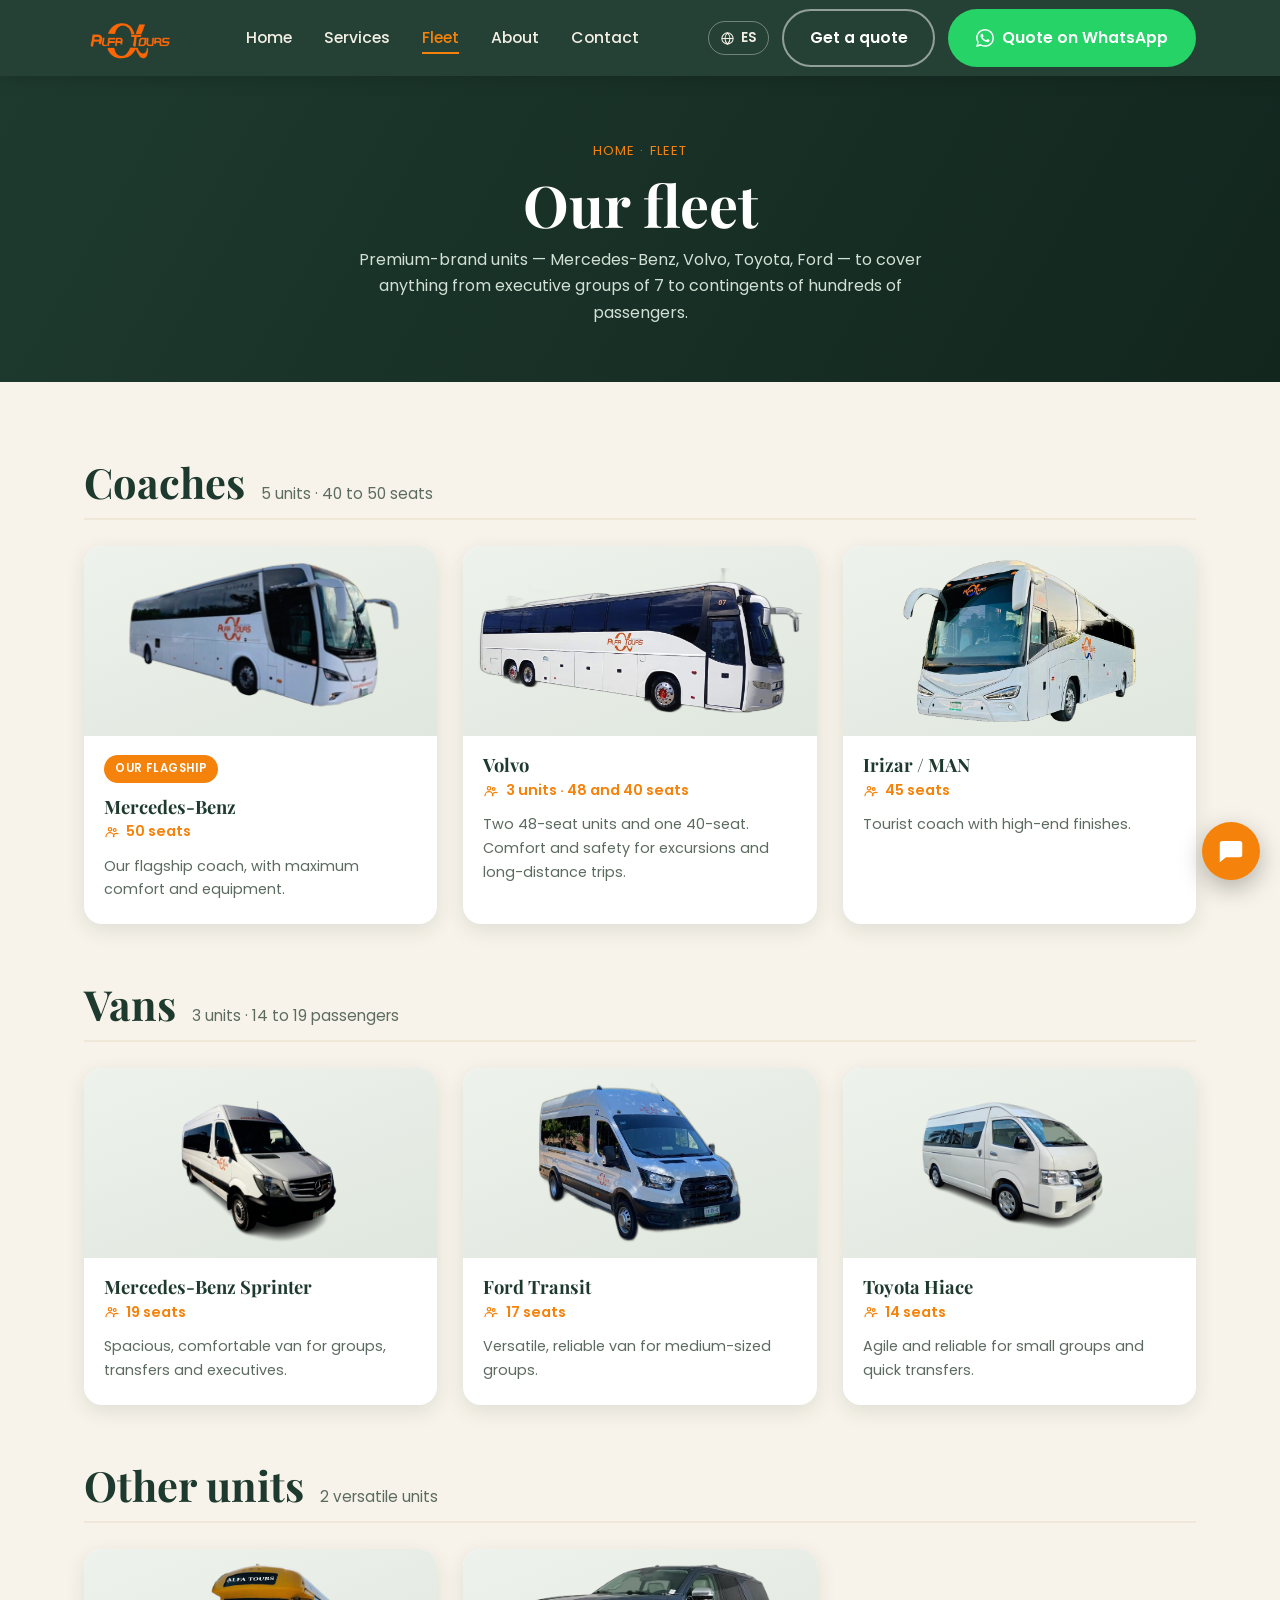
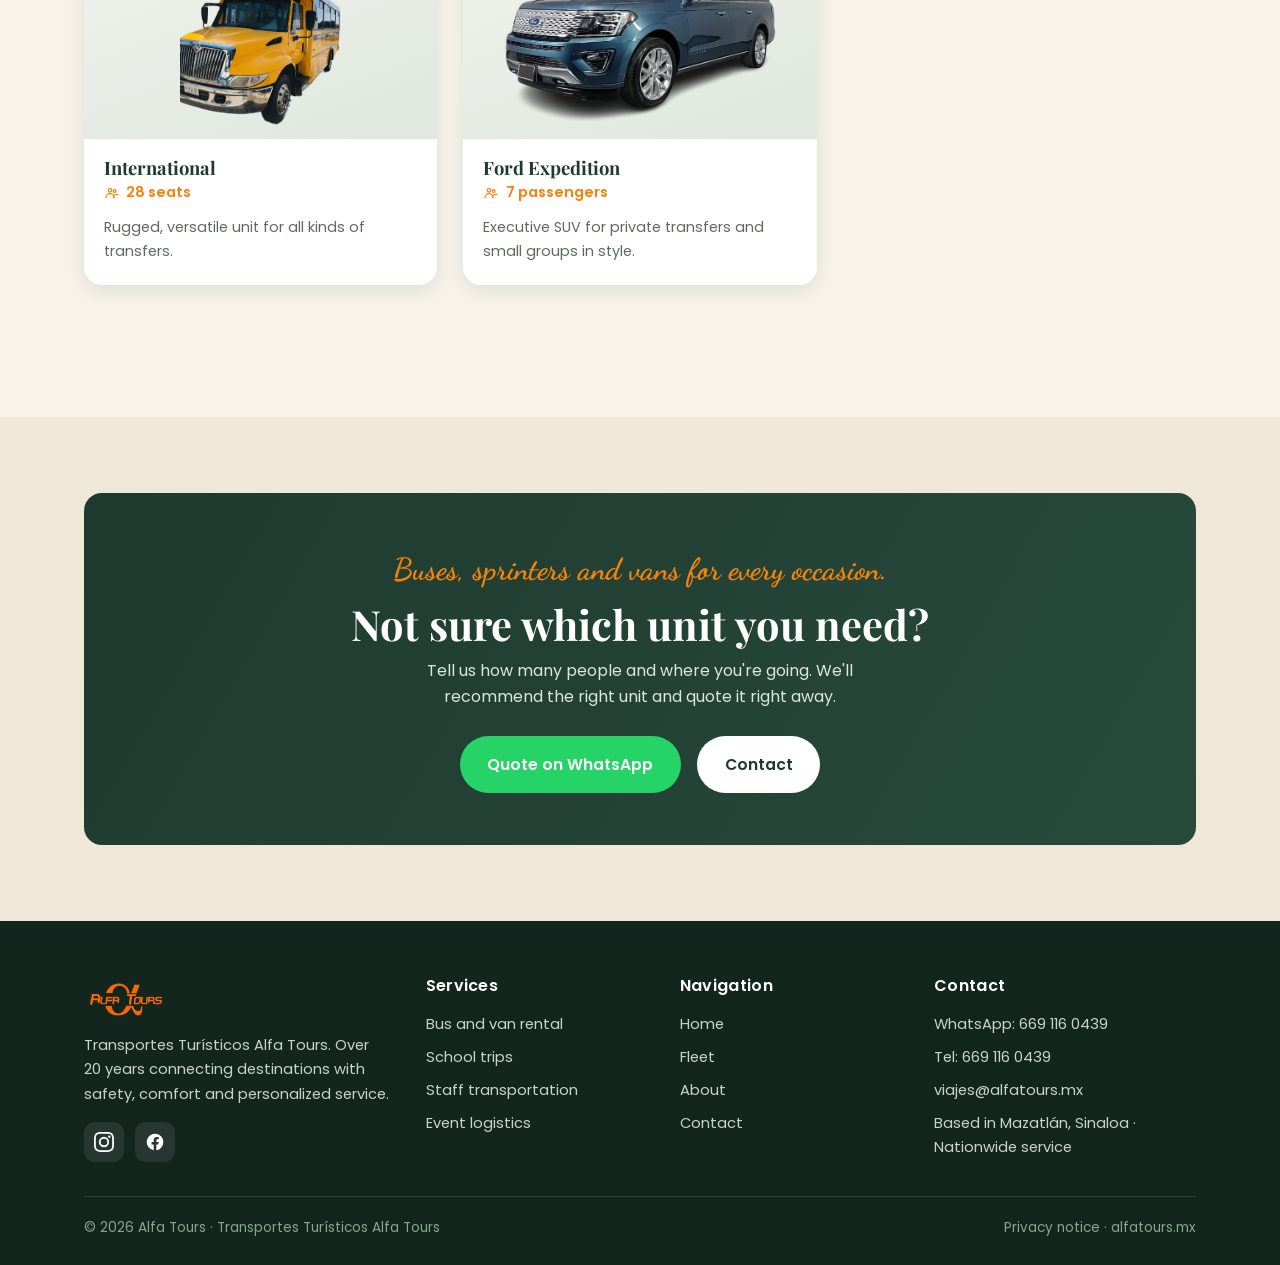
<file: en/fleet.html>
<!DOCTYPE html>
<html lang="en">
<head>
<meta charset="UTF-8">
<meta name="viewport" content="width=device-width, initial-scale=1.0">
<title>Our fleet | Alfa Tours — Coaches, vans and executive SUV</title>
<meta name="description" content="Alfa Tours fleet: coaches from 40 to 50 seats (Mercedes-Benz, Volvo, Irizar), Sprinter, Transit and Hiace vans, a school-type unit and a Ford Expedition executive SUV. Premium brands for every group.">
<link rel="canonical" href="https://alfatours.mx/en/fleet.html">
<link rel="alternate" hreflang="es" href="https://alfatours.mx/flota.html">
<link rel="alternate" hreflang="en" href="https://alfatours.mx/en/fleet.html">
<link rel="alternate" hreflang="x-default" href="https://alfatours.mx/flota.html">
<link rel="icon" href="../img/favicon.svg" type="image/svg+xml">
<link rel="preconnect" href="https://fonts.googleapis.com">
<link rel="preconnect" href="https://fonts.gstatic.com" crossorigin>
<link href="https://fonts.googleapis.com/css2?family=Playfair+Display:ital,wght@0,500;0,700;0,800;1,600&family=Poppins:wght@400;500;600;700&family=Dancing+Script:wght@600;700&display=swap" rel="stylesheet">
<link rel="stylesheet" href="../css/styles.css">
</head>
<body>

<header class="header">
  <div class="container nav">
    <a href="index.html" class="nav__logo"><img src="../img/logo.png" alt="Alfa Tours"></a>
    <ul class="nav__links">
      <li><a href="index.html">Home</a></li>
      <li><a href="services.html">Services</a></li>
      <li><a href="fleet.html" class="active">Fleet</a></li>
      <li><a href="about.html">About</a></li>
      <li><a href="contact.html">Contact</a></li>
    </ul>
    <div class="nav__cta">
      <a href="../flota.html" class="nav__lang" hreflang="es" aria-label="Cambiar a español"><svg viewBox="0 0 24 24"><circle cx="12" cy="12" r="9"/><path d="M3 12h18M12 3c2.5 2.4 4 5.6 4 9s-1.5 6.6-4 9c-2.5-2.4-4-5.6-4-9s1.5-6.6 4-9z" stroke-linejoin="round"/></svg> ES</a>
      <a href="contact.html#quote" class="btn btn--ghost" style="color:#fff;border-color:rgba(255,255,255,.5)">Get a quote</a>
      <a href="#" class="btn btn--wa" data-af-cotizar>
        <svg viewBox="0 0 24 24" fill="currentColor"><path d="M.057 24l1.687-6.163a11.867 11.867 0 01-1.587-5.945C.16 5.335 5.495 0 12.05 0a11.82 11.82 0 018.413 3.488 11.82 11.82 0 013.48 8.414c-.003 6.557-5.338 11.892-11.893 11.892a11.9 11.9 0 01-5.688-1.448L.057 24zm6.597-3.807c1.676.995 3.276 1.591 5.392 1.592 5.448 0 9.886-4.434 9.889-9.885.002-5.462-4.415-9.89-9.881-9.892-5.452 0-9.887 4.434-9.889 9.884a9.86 9.86 0 001.599 5.379l-.999 3.648 3.9-1.026zm11.387-5.464c-.074-.124-.272-.198-.57-.347-.297-.149-1.758-.868-2.031-.967-.272-.099-.47-.149-.669.149-.198.297-.767.967-.94 1.165-.173.198-.347.223-.644.074-.297-.149-1.255-.462-2.39-1.475-.883-.788-1.48-1.761-1.653-2.059-.173-.297-.018-.458.13-.606.134-.133.297-.347.446-.521.151-.172.2-.296.3-.495.099-.198.05-.372-.025-.521-.075-.148-.669-1.611-.916-2.206-.242-.579-.487-.501-.669-.51l-.57-.01c-.198 0-.52.074-.792.372-.272.297-1.04 1.016-1.04 2.479 0 1.462 1.065 2.875 1.213 3.074.149.198 2.095 3.2 5.076 4.487.709.306 1.263.489 1.694.626.712.226 1.36.194 1.872.118.571-.085 1.758-.719 2.006-1.413.248-.694.248-1.29.173-1.414z"/></svg>
        Quote on WhatsApp
      </a>
    </div>
    <button class="nav__toggle" aria-label="Menu"><span></span><span></span><span></span></button>
  </div>
</header>

<section class="pagehero">
  <div class="container">
    <div class="breadcrumb">Home · Fleet</div>
    <h1>Our fleet</h1>
    <p>Premium-brand units — Mercedes-Benz, Volvo, Toyota, Ford — to cover anything from executive groups of 7 to contingents of hundreds of passengers.</p>
  </div>
</section>

<!-- Coaches -->
<section class="section">
  <div class="container">
    <div class="fleet-cat">
      <div class="fleet-cat__head">
        <h2>Coaches</h2><span>5 units · 40 to 50 seats</span>
      </div>
      <div class="grid grid--3">
        <article class="unit">
          <div class="unit__img"><img src="../img/coach-2.png" alt="Alfa Tours Mercedes-Benz coach"></div>
          <div class="unit__body">
            <span class="card__tag">Our flagship</span>
            <h3>Mercedes-Benz</h3>
            <span class="unit__seats"><svg viewBox="0 0 24 24" fill="none" stroke-width="1.8"><circle cx="9" cy="8" r="2.6"/><circle cx="16" cy="9" r="2.1"/><path d="M3 19a6 6 0 0112 0M14 19a5 5 0 017-4.6" stroke-linecap="round"/></svg> 50 seats</span>
            <p>Our flagship coach, with maximum comfort and equipment.</p>
          </div>
        </article>
        <article class="unit">
          <div class="unit__img"><img src="../img/coach-volvo.png" alt="Alfa Tours Volvo coach"></div>
          <div class="unit__body">
            <h3>Volvo</h3>
            <span class="unit__seats"><svg viewBox="0 0 24 24" fill="none" stroke-width="1.8"><circle cx="9" cy="8" r="2.6"/><circle cx="16" cy="9" r="2.1"/><path d="M3 19a6 6 0 0112 0M14 19a5 5 0 017-4.6" stroke-linecap="round"/></svg> 3 units · 48 and 40 seats</span>
            <p>Two 48-seat units and one 40-seat. Comfort and safety for excursions and long-distance trips.</p>
          </div>
        </article>
        <article class="unit">
          <div class="unit__img"><img src="../img/coach-irizar.png" alt="Alfa Tours Irizar coach"></div>
          <div class="unit__body">
            <h3>Irizar / MAN</h3>
            <span class="unit__seats"><svg viewBox="0 0 24 24" fill="none" stroke-width="1.8"><circle cx="9" cy="8" r="2.6"/><circle cx="16" cy="9" r="2.1"/><path d="M3 19a6 6 0 0112 0M14 19a5 5 0 017-4.6" stroke-linecap="round"/></svg> 45 seats</span>
            <p>Tourist coach with high-end finishes.</p>
          </div>
        </article>
      </div>
    </div>

    <!-- Vans -->
    <div class="fleet-cat">
      <div class="fleet-cat__head">
        <h2>Vans</h2><span>3 units · 14 to 19 passengers</span>
      </div>
      <div class="grid grid--3">
        <article class="unit">
          <div class="unit__img"><img src="../img/van-sprinter.png" alt="Alfa Tours Mercedes-Benz Sprinter"></div>
          <div class="unit__body">
            <h3>Mercedes-Benz Sprinter</h3>
            <span class="unit__seats"><svg viewBox="0 0 24 24" fill="none" stroke-width="1.8"><circle cx="9" cy="8" r="2.6"/><circle cx="16" cy="9" r="2.1"/><path d="M3 19a6 6 0 0112 0M14 19a5 5 0 017-4.6" stroke-linecap="round"/></svg> 19 seats</span>
            <p>Spacious, comfortable van for groups, transfers and executives.</p>
          </div>
        </article>
        <article class="unit">
          <div class="unit__img"><img src="../img/van-transit.png" alt="Alfa Tours Ford Transit"></div>
          <div class="unit__body">
            <h3>Ford Transit</h3>
            <span class="unit__seats"><svg viewBox="0 0 24 24" fill="none" stroke-width="1.8"><circle cx="9" cy="8" r="2.6"/><circle cx="16" cy="9" r="2.1"/><path d="M3 19a6 6 0 0112 0M14 19a5 5 0 017-4.6" stroke-linecap="round"/></svg> 17 seats</span>
            <p>Versatile, reliable van for medium-sized groups.</p>
          </div>
        </article>
        <article class="unit">
          <div class="unit__img"><img src="../img/van-hiace.png" alt="Alfa Tours Toyota Hiace"></div>
          <div class="unit__body">
            <h3>Toyota Hiace</h3>
            <span class="unit__seats"><svg viewBox="0 0 24 24" fill="none" stroke-width="1.8"><circle cx="9" cy="8" r="2.6"/><circle cx="16" cy="9" r="2.1"/><path d="M3 19a6 6 0 0112 0M14 19a5 5 0 017-4.6" stroke-linecap="round"/></svg> 14 seats</span>
            <p>Agile and reliable for small groups and quick transfers.</p>
          </div>
        </article>
      </div>
    </div>

    <!-- School and executive -->
    <div class="fleet-cat">
      <div class="fleet-cat__head">
        <h2>Other units</h2><span>2 versatile units</span>
      </div>
      <div class="grid grid--3">
        <article class="unit">
          <div class="unit__img"><img src="../img/escolar-international.png" alt="Alfa Tours International bus"></div>
          <div class="unit__body">
            <h3>International</h3>
            <span class="unit__seats"><svg viewBox="0 0 24 24" fill="none" stroke-width="1.8"><circle cx="9" cy="8" r="2.6"/><circle cx="16" cy="9" r="2.1"/><path d="M3 19a6 6 0 0112 0M14 19a5 5 0 017-4.6" stroke-linecap="round"/></svg> 28 seats</span>
            <p>Rugged, versatile unit for all kinds of transfers.</p>
          </div>
        </article>
        <article class="unit">
          <div class="unit__img"><img src="../img/suv-expedition.png" alt="Alfa Tours Ford Expedition executive SUV"></div>
          <div class="unit__body">
            <h3>Ford Expedition</h3>
            <span class="unit__seats"><svg viewBox="0 0 24 24" fill="none" stroke-width="1.8"><circle cx="9" cy="8" r="2.6"/><circle cx="16" cy="9" r="2.1"/><path d="M3 19a6 6 0 0112 0M14 19a5 5 0 017-4.6" stroke-linecap="round"/></svg> 7 passengers</span>
            <p>Executive SUV for private transfers and small groups in style.</p>
          </div>
        </article>
      </div>
    </div>
  </div>
</section>

<section class="section bg-crema">
  <div class="container">
    <div class="cta-band">
      <span class="script">Buses, sprinters and vans for every occasion.</span>
      <h2 style="margin-top:.3rem">Not sure which unit you need?</h2>
      <p>Tell us how many people and where you're going. We'll recommend the right unit and quote it right away.</p>
      <div class="hero__cta">
        <a href="#" class="btn btn--wa" data-af-cotizar>Quote on WhatsApp</a>
        <a href="contact.html" class="btn btn--light">Contact</a>
      </div>
    </div>
  </div>
</section>

<footer class="footer">
  <div class="container">
    <div class="footer__grid">
      <div>
        <img src="../img/logo.png" alt="Alfa Tours">
        <p>Transportes Turísticos Alfa Tours. Over 20 years connecting destinations with safety, comfort and personalized service.</p>
        <div class="footer__socials">
          <a href="https://www.instagram.com/viajesalfatours/" target="_blank" rel="noopener" aria-label="Instagram"><svg viewBox="0 0 24 24"><path d="M12 2.163c3.204 0 3.584.012 4.85.07 3.252.148 4.771 1.691 4.919 4.919.058 1.265.069 1.645.069 4.849 0 3.205-.012 3.584-.069 4.849-.149 3.225-1.664 4.771-4.919 4.919-1.266.058-1.644.07-4.85.07-3.204 0-3.584-.012-4.849-.07-3.26-.149-4.771-1.699-4.919-4.92-.058-1.265-.07-1.644-.07-4.849 0-3.204.013-3.583.07-4.849.149-3.227 1.664-4.771 4.919-4.919 1.266-.057 1.645-.069 4.849-.069zm0-2.163C8.741 0 8.332.014 7.052.072 2.695.272.273 2.69.073 7.052.014 8.333 0 8.741 0 12c0 3.259.014 3.668.072 4.948.2 4.358 2.618 6.78 6.98 6.98C8.333 23.986 8.741 24 12 24c3.259 0 3.668-.014 4.948-.072 4.354-.2 6.782-2.618 6.979-6.98.059-1.28.073-1.689.073-4.948 0-3.259-.014-3.667-.072-4.947-.196-4.354-2.617-6.78-6.979-6.98C15.668.014 15.259 0 12 0zm0 5.838a6.162 6.162 0 100 12.324 6.162 6.162 0 000-12.324zM12 16a4 4 0 110-8 4 4 0 010 8zm6.406-11.845a1.44 1.44 0 100 2.881 1.44 1.44 0 000-2.881z"/></svg></a>
          <a href="https://www.facebook.com/alfatoursmazatlan/" target="_blank" rel="noopener" aria-label="Facebook"><svg viewBox="0 0 24 24"><path d="M22 12a10 10 0 10-11.56 9.88v-6.99H7.9V12h2.54V9.8c0-2.5 1.49-3.89 3.78-3.89 1.09 0 2.24.2 2.24.2v2.46h-1.26c-1.24 0-1.63.77-1.63 1.56V12h2.78l-.44 2.89h-2.34v6.99A10 10 0 0022 12z"/></svg></a>
        </div>
      </div>
      <div>
        <h4>Services</h4>
        <ul>
          <li><a href="services.html">Bus and van rental</a></li>
          <li><a href="services.html">School trips</a></li>
          <li><a href="services.html">Staff transportation</a></li>
          <li><a href="services.html">Event logistics</a></li>
        </ul>
      </div>
      <div>
        <h4>Navigation</h4>
        <ul>
          <li><a href="index.html">Home</a></li>
          <li><a href="fleet.html">Fleet</a></li>
          <li><a href="about.html">About</a></li>
          <li><a href="contact.html">Contact</a></li>
        </ul>
      </div>
      <div>
        <h4>Contact</h4>
        <ul>
          <li><a href="https://wa.me/526691160439" target="_blank" rel="noopener">WhatsApp: 669 116 0439</a></li>
          <li><a href="tel:+526691160439">Tel: 669 116 0439</a></li>
          <li><a href="mailto:viajes@alfatours.mx">viajes@alfatours.mx</a></li>
          <li>Based in Mazatlán, Sinaloa · Nationwide service</li>
        </ul>
      </div>
    </div>
    <div class="footer__bottom">
      <span>© <span class="js-year">2026</span> Alfa Tours · Transportes Turísticos Alfa Tours</span>
      <span><a href="privacy.html">Privacy notice</a> · alfatours.mx</span>
    </div>
  </div>
</footer>

<a href="https://wa.me/526691160439?text=Hi%20Alfa%20Tours%2C%20I%20would%20like%20a%20quote" class="wa-float" target="_blank" rel="noopener" aria-label="WhatsApp">
  <svg viewBox="0 0 24 24"><path d="M.057 24l1.687-6.163a11.867 11.867 0 01-1.587-5.945C.16 5.335 5.495 0 12.05 0a11.82 11.82 0 018.413 3.488 11.82 11.82 0 013.48 8.414c-.003 6.557-5.338 11.892-11.893 11.892a11.9 11.9 0 01-5.688-1.448L.057 24zm6.597-3.807c1.676.995 3.276 1.591 5.392 1.592 5.448 0 9.886-4.434 9.889-9.885.002-5.462-4.415-9.89-9.881-9.892-5.452 0-9.887 4.434-9.889 9.884a9.86 9.86 0 001.599 5.379l-.999 3.648 3.9-1.026zm11.387-5.464c-.074-.124-.272-.198-.57-.347-.297-.149-1.758-.868-2.031-.967-.272-.099-.47-.149-.669.149-.198.297-.767.967-.94 1.165-.173.198-.347.223-.644.074-.297-.149-1.255-.462-2.39-1.475-.883-.788-1.48-1.761-1.653-2.059-.173-.297-.018-.458.13-.606.134-.133.297-.347.446-.521.151-.172.2-.296.3-.495.099-.198.05-.372-.025-.521-.075-.148-.669-1.611-.916-2.206-.242-.579-.487-.501-.669-.51l-.57-.01c-.198 0-.52.074-.792.372-.272.297-1.04 1.016-1.04 2.479 0 1.462 1.065 2.875 1.213 3.074.149.198 2.095 3.2 5.076 4.487.709.306 1.263.489 1.694.626.712.226 1.36.194 1.872.118.571-.085 1.758-.719 2.006-1.413.248-.694.248-1.29.173-1.414z"/></svg>
</a>

<script src="../js/main.js"></script>
</body>
</html>
</file>
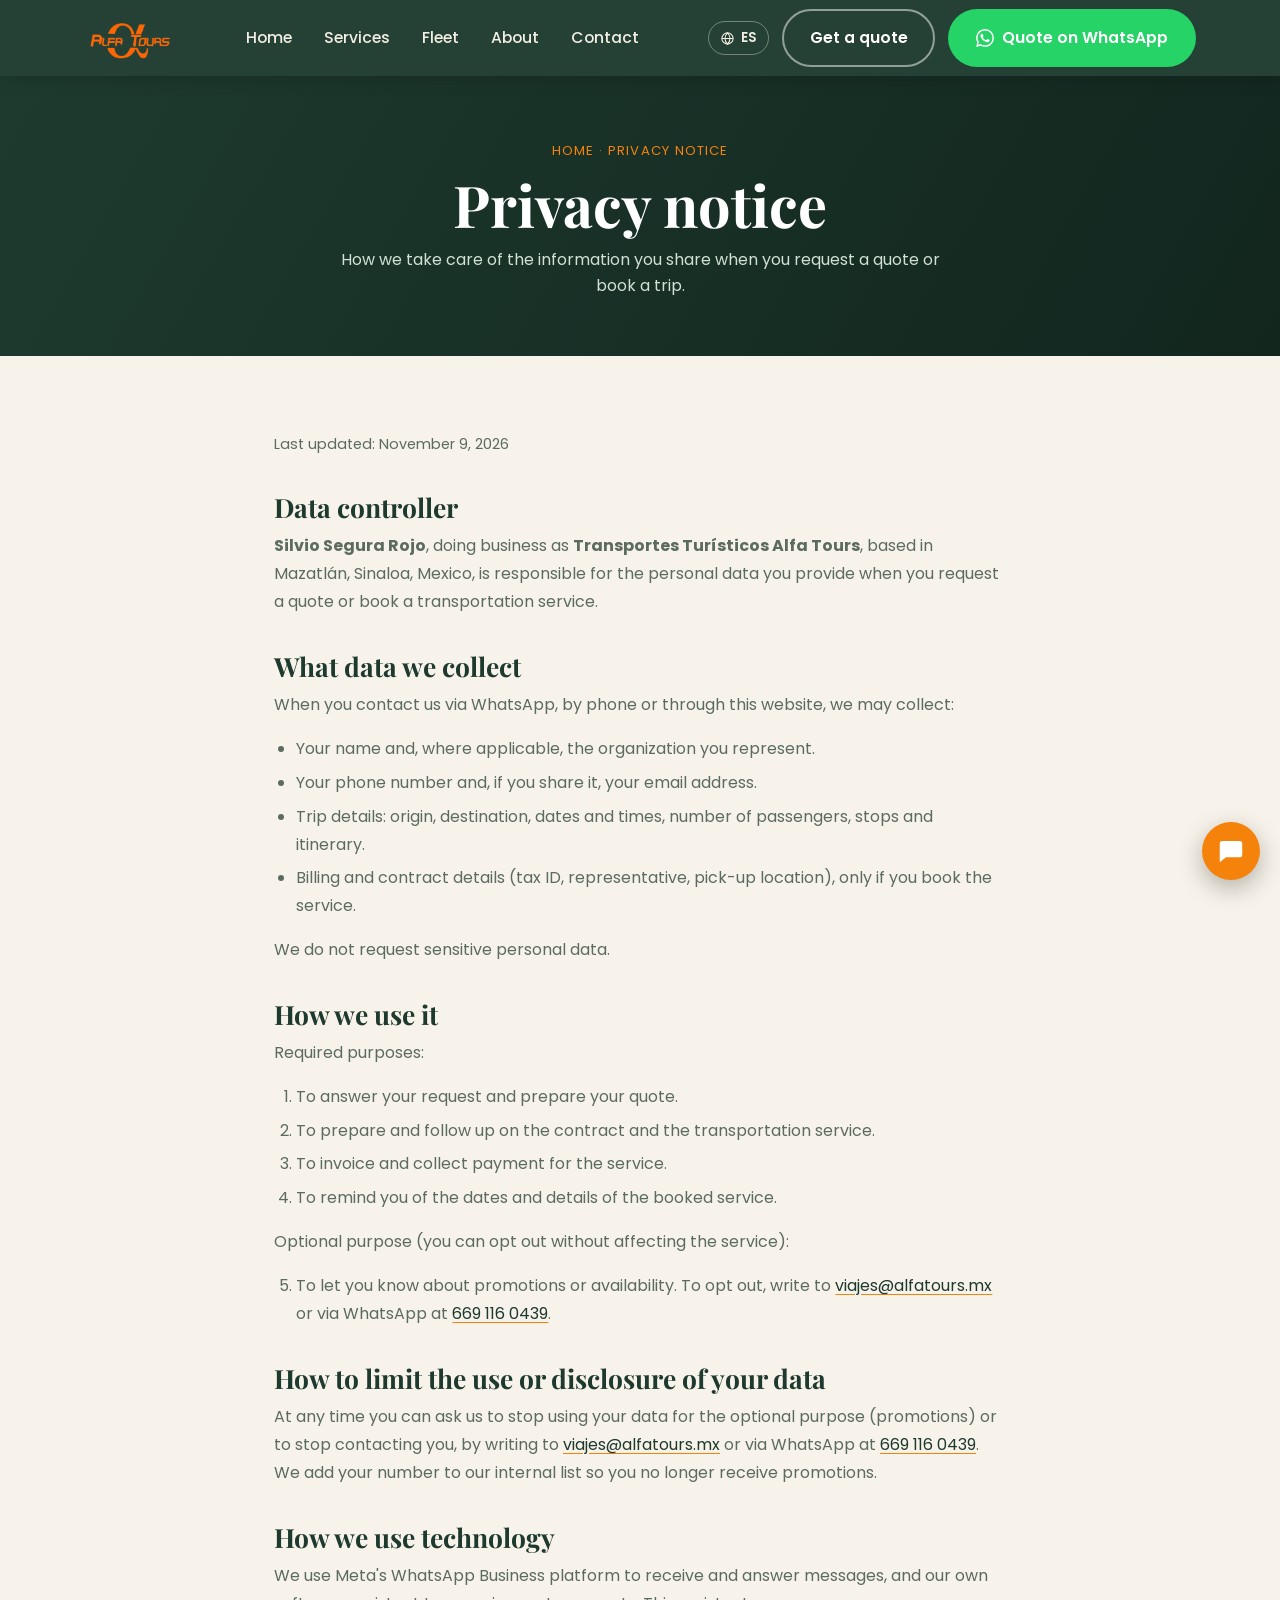
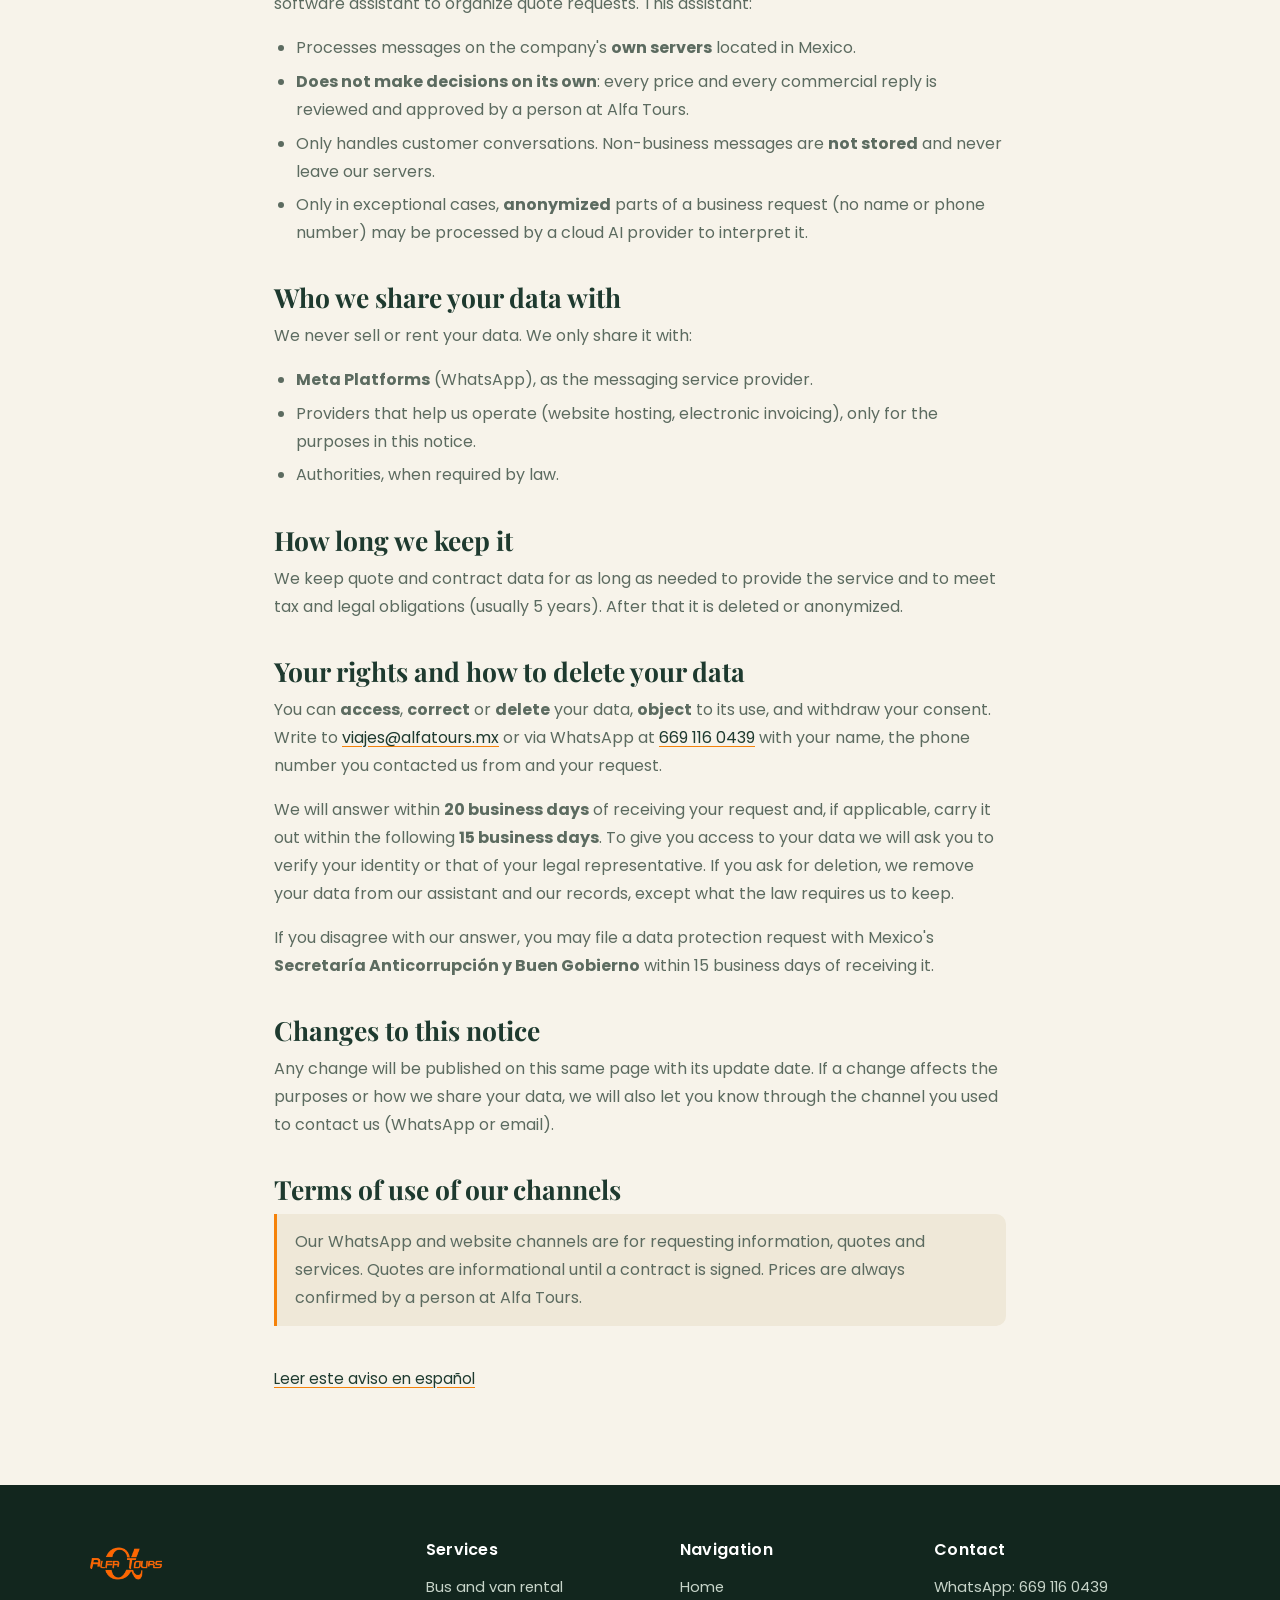
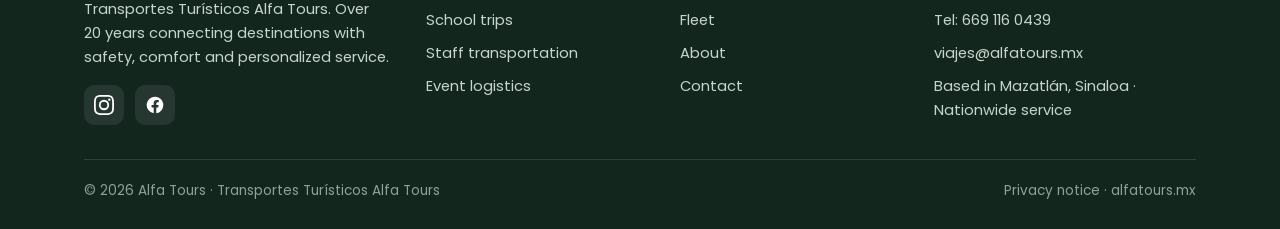
<file: en/privacy.html>
<!DOCTYPE html>
<html lang="en">
<head>
<meta charset="UTF-8">
<meta name="viewport" content="width=device-width, initial-scale=1.0">
<title>Privacy notice | Alfa Tours</title>
<meta name="description" content="Privacy notice of Transportes Turísticos Alfa Tours: what data we collect when you request a quote or book a trip, how we use it and how to exercise your rights.">
<link rel="canonical" href="https://alfatours.mx/en/privacy">
<link rel="alternate" hreflang="es" href="https://alfatours.mx/privacidad">
<link rel="alternate" hreflang="en" href="https://alfatours.mx/en/privacy">
<link rel="alternate" hreflang="x-default" href="https://alfatours.mx/privacidad">
<link rel="icon" href="../img/favicon.svg" type="image/svg+xml">
<link rel="preconnect" href="https://fonts.googleapis.com">
<link rel="preconnect" href="https://fonts.gstatic.com" crossorigin>
<link href="https://fonts.googleapis.com/css2?family=Playfair+Display:ital,wght@0,500;0,700;0,800;1,600&family=Poppins:wght@400;500;600;700&family=Dancing+Script:wght@600;700&display=swap" rel="stylesheet">
<link rel="stylesheet" href="../css/styles.css">
</head>
<body>

<header class="header">
  <div class="container nav">
    <a href="index.html" class="nav__logo"><img src="../img/logo.png" alt="Alfa Tours"></a>
    <ul class="nav__links">
      <li><a href="index.html">Home</a></li>
      <li><a href="services.html">Services</a></li>
      <li><a href="fleet.html">Fleet</a></li>
      <li><a href="about.html">About</a></li>
      <li><a href="contact.html">Contact</a></li>
    </ul>
    <div class="nav__cta">
      <a href="../privacidad.html" class="nav__lang" hreflang="es" aria-label="Cambiar a español"><svg viewBox="0 0 24 24"><circle cx="12" cy="12" r="9"/><path d="M3 12h18M12 3c2.5 2.4 4 5.6 4 9s-1.5 6.6-4 9c-2.5-2.4-4-5.6-4-9s1.5-6.6 4-9z" stroke-linejoin="round"/></svg> ES</a>
      <a href="contact.html#quote" class="btn btn--ghost" style="color:#fff;border-color:rgba(255,255,255,.5)">Get a quote</a>
      <a href="#" class="btn btn--wa" data-af-cotizar>
        <svg viewBox="0 0 24 24" fill="currentColor"><path d="M.057 24l1.687-6.163a11.867 11.867 0 01-1.587-5.945C.16 5.335 5.495 0 12.05 0a11.82 11.82 0 018.413 3.488 11.82 11.82 0 013.48 8.414c-.003 6.557-5.338 11.892-11.893 11.892a11.9 11.9 0 01-5.688-1.448L.057 24zm6.597-3.807c1.676.995 3.276 1.591 5.392 1.592 5.448 0 9.886-4.434 9.889-9.885.002-5.462-4.415-9.89-9.881-9.892-5.452 0-9.887 4.434-9.889 9.884a9.86 9.86 0 001.599 5.379l-.999 3.648 3.9-1.026zm11.387-5.464c-.074-.124-.272-.198-.57-.347-.297-.149-1.758-.868-2.031-.967-.272-.099-.47-.149-.669.149-.198.297-.767.967-.94 1.165-.173.198-.347.223-.644.074-.297-.149-1.255-.462-2.39-1.475-.883-.788-1.48-1.761-1.653-2.059-.173-.297-.018-.458.13-.606.134-.133.297-.347.446-.521.151-.172.2-.296.3-.495.099-.198.05-.372-.025-.521-.075-.148-.669-1.611-.916-2.206-.242-.579-.487-.501-.669-.51l-.57-.01c-.198 0-.52.074-.792.372-.272.297-1.04 1.016-1.04 2.479 0 1.462 1.065 2.875 1.213 3.074.149.198 2.095 3.2 5.076 4.487.709.306 1.263.489 1.694.626.712.226 1.36.194 1.872.118.571-.085 1.758-.719 2.006-1.413.248-.694.248-1.29.173-1.414z"/></svg>
        Quote on WhatsApp
      </a>
    </div>
    <button class="nav__toggle" aria-label="Menu"><span></span><span></span><span></span></button>
  </div>
</header>

<section class="pagehero">
  <div class="container">
    <div class="breadcrumb">Home · Privacy notice</div>
    <h1>Privacy notice</h1>
    <p>How we take care of the information you share when you request a quote or book a trip.</p>
  </div>
</section>

<section class="section">
  <div class="container legal">
    <p class="legal__fecha">Last updated: November 9, 2026</p>

    <h2>Data controller</h2>
    <p><strong>Silvio Segura Rojo</strong>, doing business as <strong>Transportes Turísticos Alfa Tours</strong>, based in Mazatlán, Sinaloa, Mexico, is responsible for the personal data you provide when you request a quote or book a transportation service.</p>

    <h2>What data we collect</h2>
    <p>When you contact us via WhatsApp, by phone or through this website, we may collect:</p>
    <ul>
      <li>Your name and, where applicable, the organization you represent.</li>
      <li>Your phone number and, if you share it, your email address.</li>
      <li>Trip details: origin, destination, dates and times, number of passengers, stops and itinerary.</li>
      <li>Billing and contract details (tax ID, representative, pick-up location), only if you book the service.</li>
    </ul>
    <p>We do not request sensitive personal data.</p>

    <h2>How we use it</h2>
    <p>Required purposes:</p>
    <ol>
      <li>To answer your request and prepare your quote.</li>
      <li>To prepare and follow up on the contract and the transportation service.</li>
      <li>To invoice and collect payment for the service.</li>
      <li>To remind you of the dates and details of the booked service.</li>
    </ol>
    <p>Optional purpose (you can opt out without affecting the service):</p>
    <ol start="5">
      <li>To let you know about promotions or availability. To opt out, write to <a href="mailto:viajes@alfatours.mx">viajes@alfatours.mx</a> or via WhatsApp at <a href="https://wa.me/526691160439" target="_blank" rel="noopener">669 116 0439</a>.</li>
    </ol>

    <h2>How to limit the use or disclosure of your data</h2>
    <p>At any time you can ask us to stop using your data for the optional purpose (promotions) or to stop contacting you, by writing to <a href="mailto:viajes@alfatours.mx">viajes@alfatours.mx</a> or via WhatsApp at <a href="https://wa.me/526691160439" target="_blank" rel="noopener">669 116 0439</a>. We add your number to our internal list so you no longer receive promotions.</p>

    <h2>How we use technology</h2>
    <p>We use Meta's WhatsApp Business platform to receive and answer messages, and our own software assistant to organize quote requests. This assistant:</p>
    <ul>
      <li>Processes messages on the company's <strong>own servers</strong> located in Mexico.</li>
      <li><strong>Does not make decisions on its own</strong>: every price and every commercial reply is reviewed and approved by a person at Alfa Tours.</li>
      <li>Only handles customer conversations. Non-business messages are <strong>not stored</strong> and never leave our servers.</li>
      <li>Only in exceptional cases, <strong>anonymized</strong> parts of a business request (no name or phone number) may be processed by a cloud AI provider to interpret it.</li>
    </ul>

    <h2>Who we share your data with</h2>
    <p>We never sell or rent your data. We only share it with:</p>
    <ul>
      <li><strong>Meta Platforms</strong> (WhatsApp), as the messaging service provider.</li>
      <li>Providers that help us operate (website hosting, electronic invoicing), only for the purposes in this notice.</li>
      <li>Authorities, when required by law.</li>
    </ul>

    <h2>How long we keep it</h2>
    <p>We keep quote and contract data for as long as needed to provide the service and to meet tax and legal obligations (usually 5 years). After that it is deleted or anonymized.</p>

    <h2 id="deletion">Your rights and how to delete your data</h2>
    <p>You can <strong>access</strong>, <strong>correct</strong> or <strong>delete</strong> your data, <strong>object</strong> to its use, and withdraw your consent. Write to <a href="mailto:viajes@alfatours.mx">viajes@alfatours.mx</a> or via WhatsApp at <a href="https://wa.me/526691160439" target="_blank" rel="noopener">669 116 0439</a> with your name, the phone number you contacted us from and your request.</p>
    <p>We will answer within <strong>20 business days</strong> of receiving your request and, if applicable, carry it out within the following <strong>15 business days</strong>. To give you access to your data we will ask you to verify your identity or that of your legal representative. If you ask for deletion, we remove your data from our assistant and our records, except what the law requires us to keep.</p>
    <p>If you disagree with our answer, you may file a data protection request with Mexico's <strong>Secretaría Anticorrupción y Buen Gobierno</strong> within 15 business days of receiving it.</p>

    <h2>Changes to this notice</h2>
    <p>Any change will be published on this same page with its update date. If a change affects the purposes or how we share your data, we will also let you know through the channel you used to contact us (WhatsApp or email).</p>

    <h2 id="terms">Terms of use of our channels</h2>
    <p class="legal__nota">Our WhatsApp and website channels are for requesting information, quotes and services. Quotes are informational until a contract is signed. Prices are always confirmed by a person at Alfa Tours.</p>

    <p class="legal__otro"><a href="../privacidad.html" hreflang="es">Leer este aviso en español</a></p>
  </div>
</section>


<footer class="footer">
  <div class="container">
    <div class="footer__grid">
      <div>
        <img src="../img/logo.png" alt="Alfa Tours">
        <p>Transportes Turísticos Alfa Tours. Over 20 years connecting destinations with safety, comfort and personalized service.</p>
        <div class="footer__socials">
          <a href="https://www.instagram.com/viajesalfatours/" target="_blank" rel="noopener" aria-label="Instagram"><svg viewBox="0 0 24 24"><path d="M12 2.163c3.204 0 3.584.012 4.85.07 3.252.148 4.771 1.691 4.919 4.919.058 1.265.069 1.645.069 4.849 0 3.205-.012 3.584-.069 4.849-.149 3.225-1.664 4.771-4.919 4.919-1.266.058-1.644.07-4.85.07-3.204 0-3.584-.012-4.849-.07-3.26-.149-4.771-1.699-4.919-4.92-.058-1.265-.07-1.644-.07-4.849 0-3.204.013-3.583.07-4.849.149-3.227 1.664-4.771 4.919-4.919 1.266-.057 1.645-.069 4.849-.069zm0-2.163C8.741 0 8.332.014 7.052.072 2.695.272.273 2.69.073 7.052.014 8.333 0 8.741 0 12c0 3.259.014 3.668.072 4.948.2 4.358 2.618 6.78 6.98 6.98C8.333 23.986 8.741 24 12 24c3.259 0 3.668-.014 4.948-.072 4.354-.2 6.782-2.618 6.979-6.98.059-1.28.073-1.689.073-4.948 0-3.259-.014-3.667-.072-4.947-.196-4.354-2.617-6.78-6.979-6.98C15.668.014 15.259 0 12 0zm0 5.838a6.162 6.162 0 100 12.324 6.162 6.162 0 000-12.324zM12 16a4 4 0 110-8 4 4 0 010 8zm6.406-11.845a1.44 1.44 0 100 2.881 1.44 1.44 0 000-2.881z"/></svg></a>
          <a href="https://www.facebook.com/alfatoursmazatlan/" target="_blank" rel="noopener" aria-label="Facebook"><svg viewBox="0 0 24 24"><path d="M22 12a10 10 0 10-11.56 9.88v-6.99H7.9V12h2.54V9.8c0-2.5 1.49-3.89 3.78-3.89 1.09 0 2.24.2 2.24.2v2.46h-1.26c-1.24 0-1.63.77-1.63 1.56V12h2.78l-.44 2.89h-2.34v6.99A10 10 0 0022 12z"/></svg></a>
        </div>
      </div>
      <div>
        <h4>Services</h4>
        <ul>
          <li><a href="services.html">Bus and van rental</a></li>
          <li><a href="services.html">School trips</a></li>
          <li><a href="services.html">Staff transportation</a></li>
          <li><a href="services.html">Event logistics</a></li>
        </ul>
      </div>
      <div>
        <h4>Navigation</h4>
        <ul>
          <li><a href="index.html">Home</a></li>
          <li><a href="fleet.html">Fleet</a></li>
          <li><a href="about.html">About</a></li>
          <li><a href="contact.html">Contact</a></li>
        </ul>
      </div>
      <div>
        <h4>Contact</h4>
        <ul>
          <li><a href="https://wa.me/526691160439" target="_blank" rel="noopener">WhatsApp: 669 116 0439</a></li>
          <li><a href="tel:+526691160439">Tel: 669 116 0439</a></li>
          <li><a href="mailto:viajes@alfatours.mx">viajes@alfatours.mx</a></li>
          <li>Based in Mazatlán, Sinaloa · Nationwide service</li>
        </ul>
      </div>
    </div>
    <div class="footer__bottom">
      <span>© <span class="js-year">2026</span> Alfa Tours · Transportes Turísticos Alfa Tours</span>
      <span><a href="privacy.html">Privacy notice</a> · alfatours.mx</span>
    </div>
  </div>
</footer>

<a href="https://wa.me/526691160439?text=Hi%20Alfa%20Tours%2C%20I%20would%20like%20a%20quote" class="wa-float" target="_blank" rel="noopener" aria-label="WhatsApp">
  <svg viewBox="0 0 24 24"><path d="M.057 24l1.687-6.163a11.867 11.867 0 01-1.587-5.945C.16 5.335 5.495 0 12.05 0a11.82 11.82 0 018.413 3.488 11.82 11.82 0 013.48 8.414c-.003 6.557-5.338 11.892-11.893 11.892a11.9 11.9 0 01-5.688-1.448L.057 24zm6.597-3.807c1.676.995 3.276 1.591 5.392 1.592 5.448 0 9.886-4.434 9.889-9.885.002-5.462-4.415-9.89-9.881-9.892-5.452 0-9.887 4.434-9.889 9.884a9.86 9.86 0 001.599 5.379l-.999 3.648 3.9-1.026zm11.387-5.464c-.074-.124-.272-.198-.57-.347-.297-.149-1.758-.868-2.031-.967-.272-.099-.47-.149-.669.149-.198.297-.767.967-.94 1.165-.173.198-.347.223-.644.074-.297-.149-1.255-.462-2.39-1.475-.883-.788-1.48-1.761-1.653-2.059-.173-.297-.018-.458.13-.606.134-.133.297-.347.446-.521.151-.172.2-.296.3-.495.099-.198.05-.372-.025-.521-.075-.148-.669-1.611-.916-2.206-.242-.579-.487-.501-.669-.51l-.57-.01c-.198 0-.52.074-.792.372-.272.297-1.04 1.016-1.04 2.479 0 1.462 1.065 2.875 1.213 3.074.149.198 2.095 3.2 5.076 4.487.709.306 1.263.489 1.694.626.712.226 1.36.194 1.872.118.571-.085 1.758-.719 2.006-1.413.248-.694.248-1.29.173-1.414z"/></svg>
</a>

<script src="../js/main.js"></script>
</body>
</html>
</file>
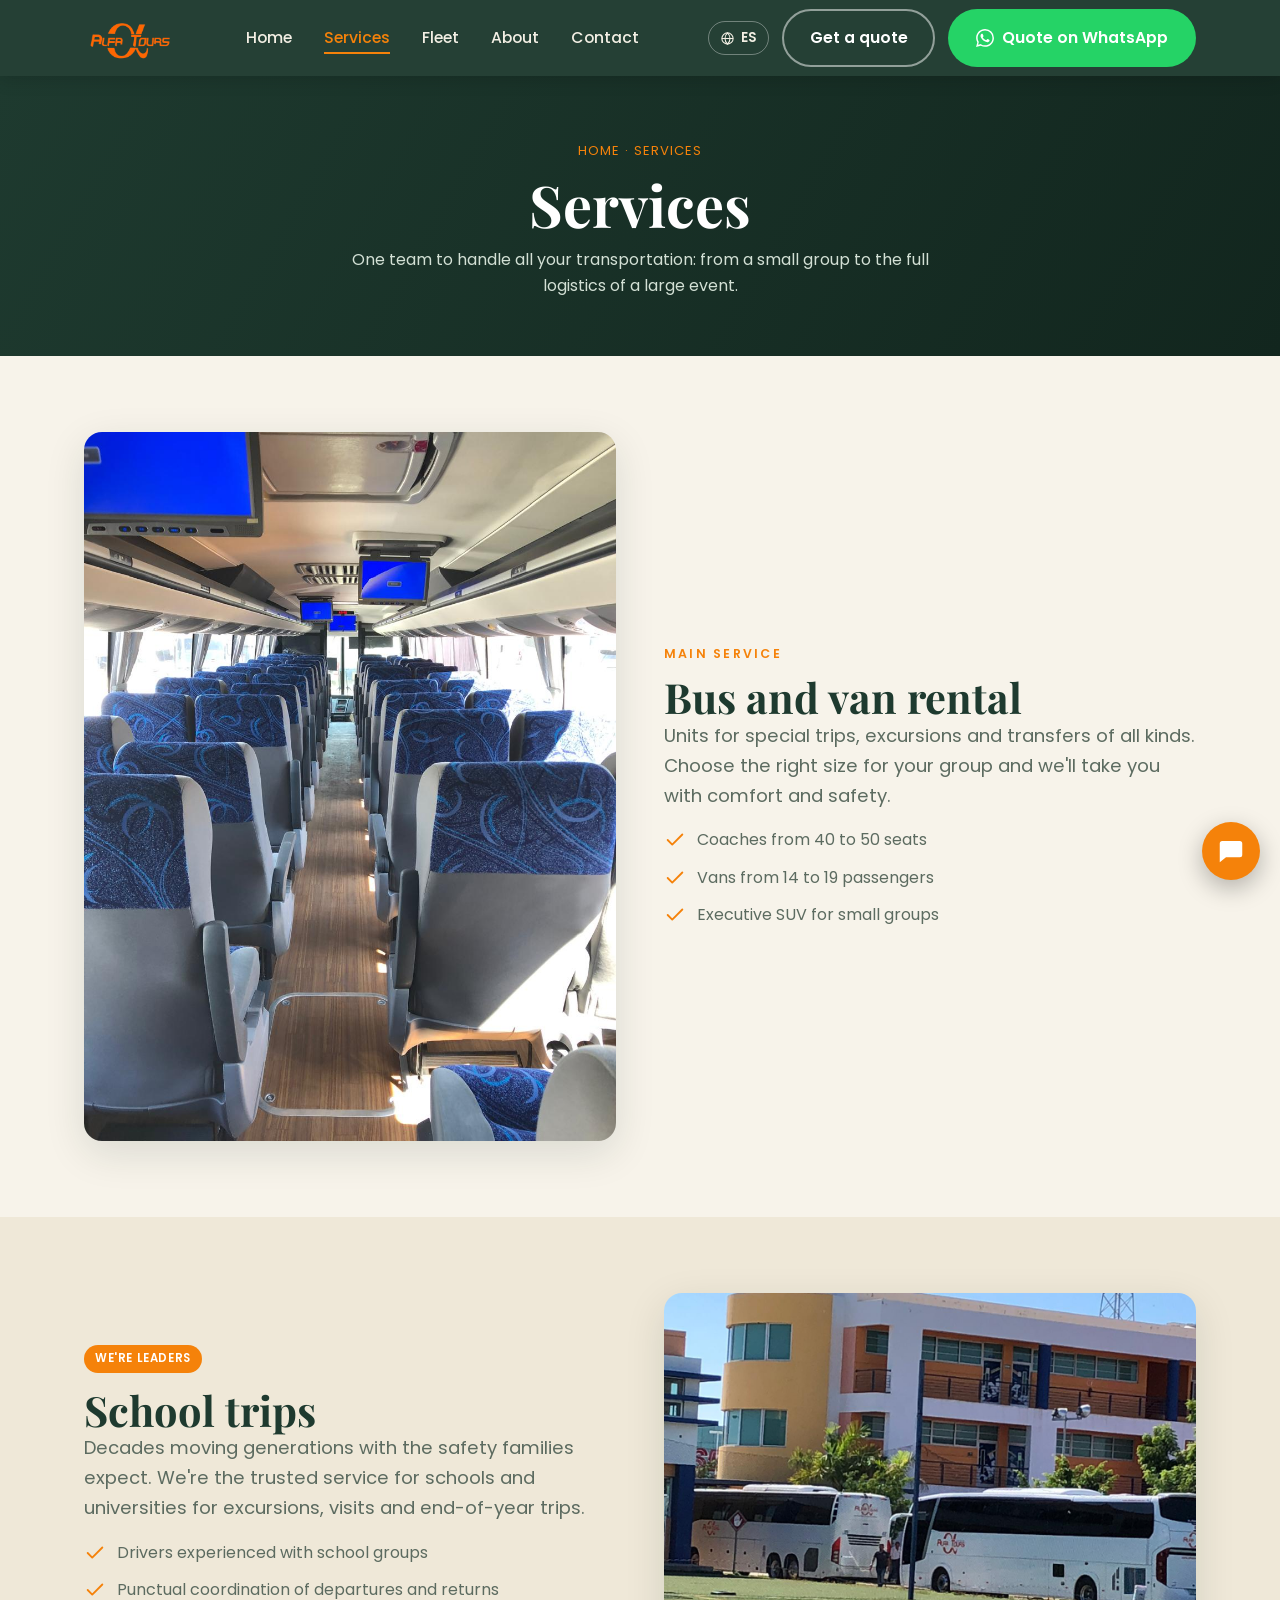
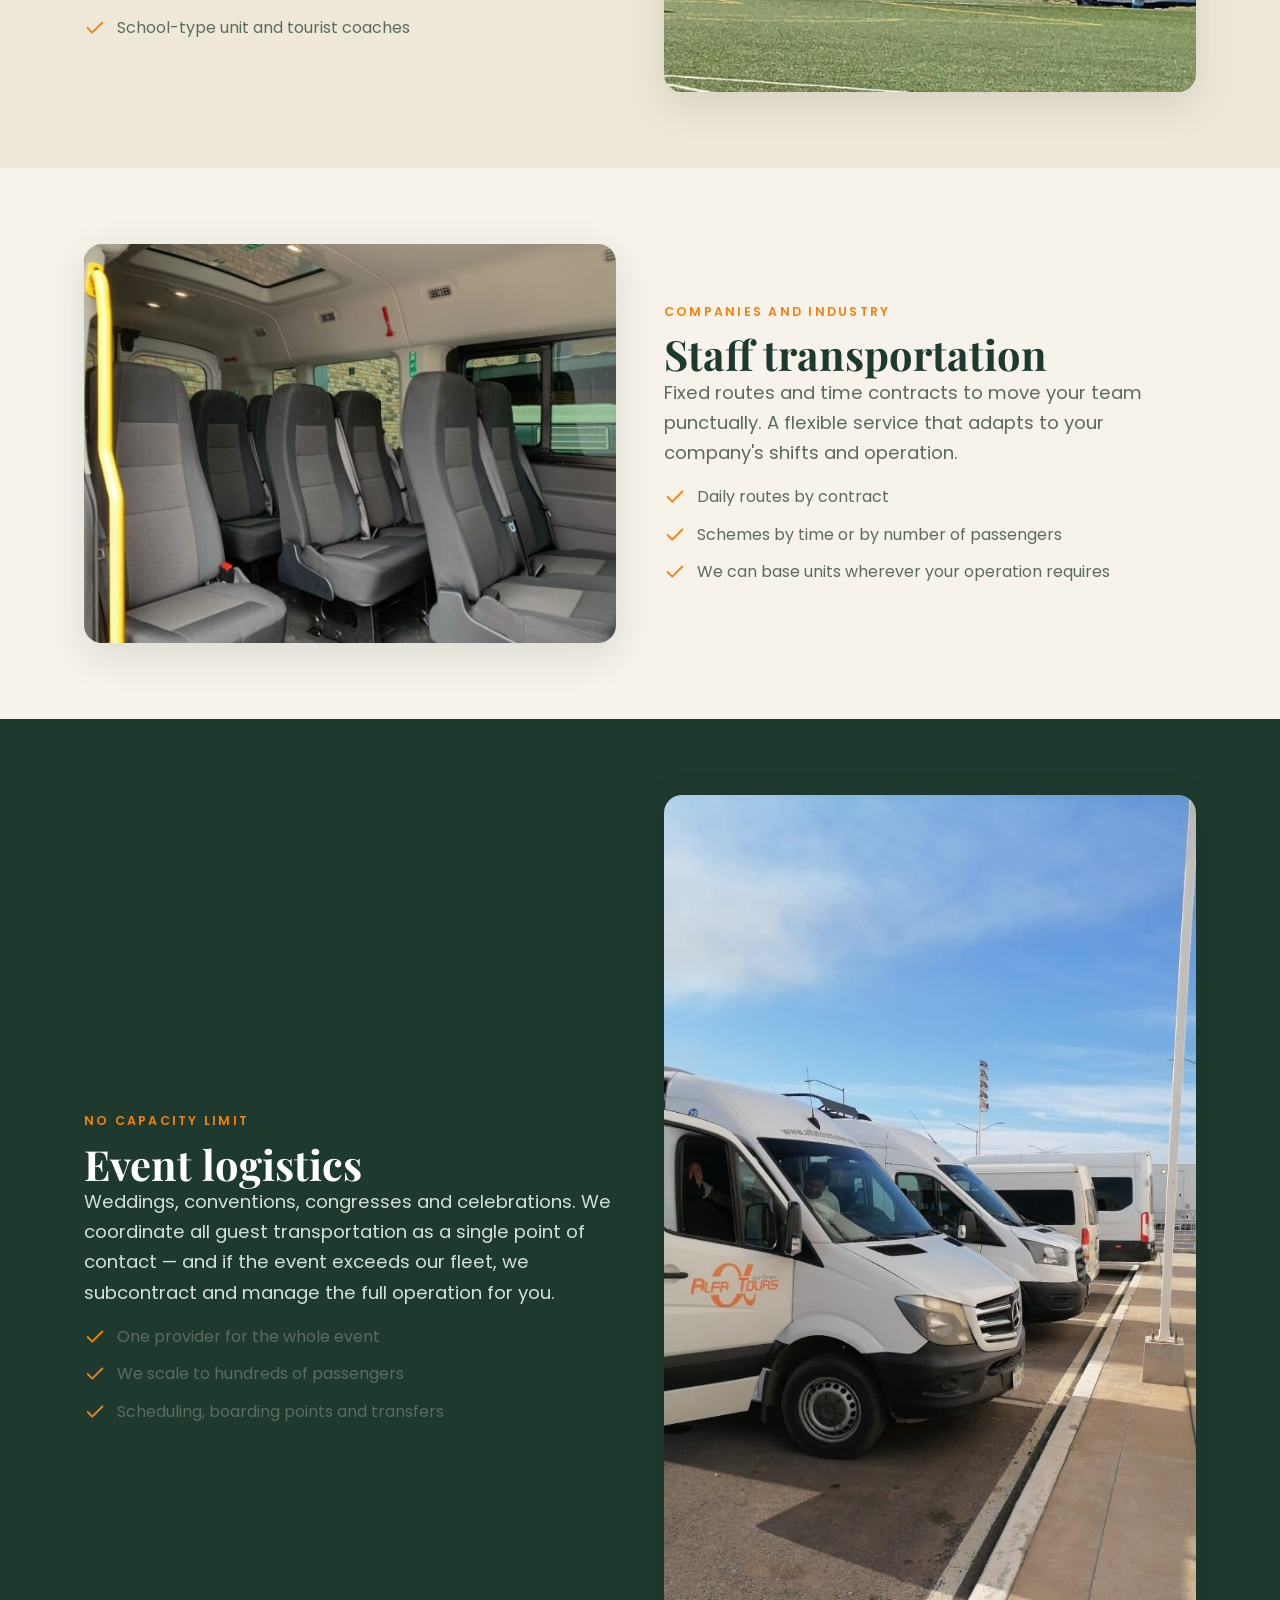
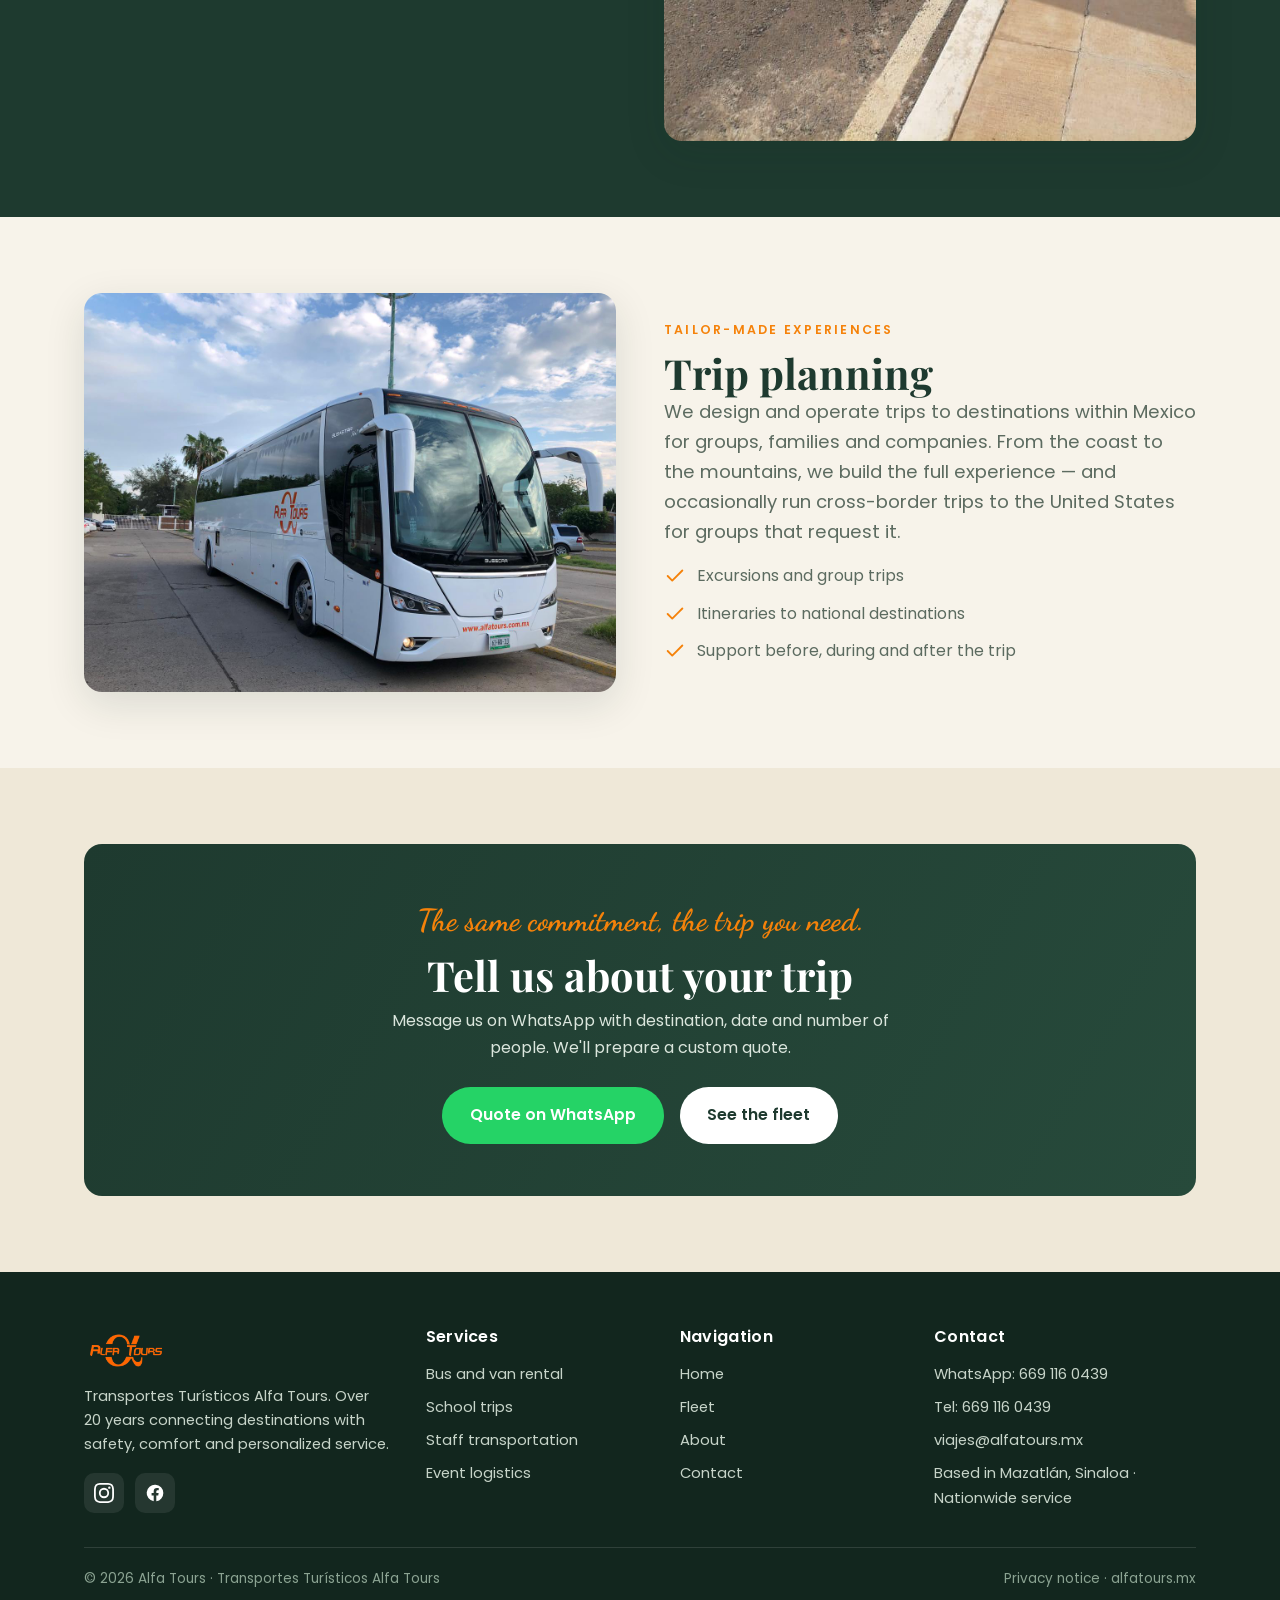
<file: en/services.html>
<!DOCTYPE html>
<html lang="en">
<head>
<meta charset="UTF-8">
<meta name="viewport" content="width=device-width, initial-scale=1.0">
<title>Services | Alfa Tours — Bus rental, school trips and events</title>
<meta name="description" content="Bus and van rental, school trips, staff transportation, event logistics and trip planning. One provider for all your transportation in Mexico.">
<link rel="canonical" href="https://alfatours.mx/en/services.html">
<link rel="alternate" hreflang="es" href="https://alfatours.mx/servicios.html">
<link rel="alternate" hreflang="en" href="https://alfatours.mx/en/services.html">
<link rel="alternate" hreflang="x-default" href="https://alfatours.mx/servicios.html">
<link rel="icon" href="../img/favicon.svg" type="image/svg+xml">
<link rel="preconnect" href="https://fonts.googleapis.com">
<link rel="preconnect" href="https://fonts.gstatic.com" crossorigin>
<link href="https://fonts.googleapis.com/css2?family=Playfair+Display:ital,wght@0,500;0,700;0,800;1,600&family=Poppins:wght@400;500;600;700&family=Dancing+Script:wght@600;700&display=swap" rel="stylesheet">
<link rel="stylesheet" href="../css/styles.css">
</head>
<body>

<header class="header">
  <div class="container nav">
    <a href="index.html" class="nav__logo"><img src="../img/logo.png" alt="Alfa Tours"></a>
    <ul class="nav__links">
      <li><a href="index.html">Home</a></li>
      <li><a href="services.html" class="active">Services</a></li>
      <li><a href="fleet.html">Fleet</a></li>
      <li><a href="about.html">About</a></li>
      <li><a href="contact.html">Contact</a></li>
    </ul>
    <div class="nav__cta">
      <a href="../servicios.html" class="nav__lang" hreflang="es" aria-label="Cambiar a español"><svg viewBox="0 0 24 24"><circle cx="12" cy="12" r="9"/><path d="M3 12h18M12 3c2.5 2.4 4 5.6 4 9s-1.5 6.6-4 9c-2.5-2.4-4-5.6-4-9s1.5-6.6 4-9z" stroke-linejoin="round"/></svg> ES</a>
      <a href="contact.html#quote" class="btn btn--ghost" style="color:#fff;border-color:rgba(255,255,255,.5)">Get a quote</a>
      <a href="#" class="btn btn--wa" data-af-cotizar>
        <svg viewBox="0 0 24 24" fill="currentColor"><path d="M.057 24l1.687-6.163a11.867 11.867 0 01-1.587-5.945C.16 5.335 5.495 0 12.05 0a11.82 11.82 0 018.413 3.488 11.82 11.82 0 013.48 8.414c-.003 6.557-5.338 11.892-11.893 11.892a11.9 11.9 0 01-5.688-1.448L.057 24zm6.597-3.807c1.676.995 3.276 1.591 5.392 1.592 5.448 0 9.886-4.434 9.889-9.885.002-5.462-4.415-9.89-9.881-9.892-5.452 0-9.887 4.434-9.889 9.884a9.86 9.86 0 001.599 5.379l-.999 3.648 3.9-1.026zm11.387-5.464c-.074-.124-.272-.198-.57-.347-.297-.149-1.758-.868-2.031-.967-.272-.099-.47-.149-.669.149-.198.297-.767.967-.94 1.165-.173.198-.347.223-.644.074-.297-.149-1.255-.462-2.39-1.475-.883-.788-1.48-1.761-1.653-2.059-.173-.297-.018-.458.13-.606.134-.133.297-.347.446-.521.151-.172.2-.296.3-.495.099-.198.05-.372-.025-.521-.075-.148-.669-1.611-.916-2.206-.242-.579-.487-.501-.669-.51l-.57-.01c-.198 0-.52.074-.792.372-.272.297-1.04 1.016-1.04 2.479 0 1.462 1.065 2.875 1.213 3.074.149.198 2.095 3.2 5.076 4.487.709.306 1.263.489 1.694.626.712.226 1.36.194 1.872.118.571-.085 1.758-.719 2.006-1.413.248-.694.248-1.29.173-1.414z"/></svg>
        Quote on WhatsApp
      </a>
    </div>
    <button class="nav__toggle" aria-label="Menu"><span></span><span></span><span></span></button>
  </div>
</header>

<section class="pagehero">
  <div class="container">
    <div class="breadcrumb">Home · Services</div>
    <h1>Services</h1>
    <p>One team to handle all your transportation: from a small group to the full logistics of a large event.</p>
  </div>
</section>

<!-- Rental -->
<section class="section">
  <div class="container split">
    <div class="split__media"><img src="../img/interior-mercedes.jpg" alt="Alfa Tours coach interior with screens"></div>
    <div>
      <span class="eyebrow">Main service</span>
      <h2>Bus and van rental</h2>
      <p class="lead">Units for special trips, excursions and transfers of all kinds. Choose the right size for your group and we'll take you with comfort and safety.</p>
      <ul class="checks">
        <li><svg viewBox="0 0 24 24" fill="none" stroke-width="2"><path d="M20 6L9 17l-5-5" stroke-linecap="round" stroke-linejoin="round"/></svg> Coaches from 40 to 50 seats</li>
        <li><svg viewBox="0 0 24 24" fill="none" stroke-width="2"><path d="M20 6L9 17l-5-5" stroke-linecap="round" stroke-linejoin="round"/></svg> Vans from 14 to 19 passengers</li>
        <li><svg viewBox="0 0 24 24" fill="none" stroke-width="2"><path d="M20 6L9 17l-5-5" stroke-linecap="round" stroke-linejoin="round"/></svg> Executive SUV for small groups</li>
      </ul>
    </div>
  </div>
</section>

<!-- School -->
<section class="section bg-crema">
  <div class="container split split--alt">
    <div class="split__media"><img src="../img/escuela.jpg" alt="Alfa Tours buses at a school"></div>
    <div>
      <span class="card__tag">We're leaders</span>
      <h2>School trips</h2>
      <p class="lead">Decades moving generations with the safety families expect. We're the trusted service for schools and universities for excursions, visits and end-of-year trips.</p>
      <ul class="checks">
        <li><svg viewBox="0 0 24 24" fill="none" stroke-width="2"><path d="M20 6L9 17l-5-5" stroke-linecap="round" stroke-linejoin="round"/></svg> Drivers experienced with school groups</li>
        <li><svg viewBox="0 0 24 24" fill="none" stroke-width="2"><path d="M20 6L9 17l-5-5" stroke-linecap="round" stroke-linejoin="round"/></svg> Punctual coordination of departures and returns</li>
        <li><svg viewBox="0 0 24 24" fill="none" stroke-width="2"><path d="M20 6L9 17l-5-5" stroke-linecap="round" stroke-linejoin="round"/></svg> School-type unit and tourist coaches</li>
      </ul>
    </div>
  </div>
</section>

<!-- Staff -->
<section class="section">
  <div class="container split">
    <div class="split__media"><img src="../img/van-transit-int.png" alt="Van interior for staff transportation"></div>
    <div>
      <span class="eyebrow">Companies and industry</span>
      <h2>Staff transportation</h2>
      <p class="lead">Fixed routes and time contracts to move your team punctually. A flexible service that adapts to your company's shifts and operation.</p>
      <ul class="checks">
        <li><svg viewBox="0 0 24 24" fill="none" stroke-width="2"><path d="M20 6L9 17l-5-5" stroke-linecap="round" stroke-linejoin="round"/></svg> Daily routes by contract</li>
        <li><svg viewBox="0 0 24 24" fill="none" stroke-width="2"><path d="M20 6L9 17l-5-5" stroke-linecap="round" stroke-linejoin="round"/></svg> Schemes by time or by number of passengers</li>
        <li><svg viewBox="0 0 24 24" fill="none" stroke-width="2"><path d="M20 6L9 17l-5-5" stroke-linecap="round" stroke-linejoin="round"/></svg> We can base units wherever your operation requires</li>
      </ul>
    </div>
  </div>
</section>

<!-- Events -->
<section class="section bg-verde">
  <div class="container split split--alt">
    <div class="split__media"><img src="../img/eventos.jpg" alt="Alfa Tours units for event logistics"></div>
    <div>
      <span class="eyebrow">No capacity limit</span>
      <h2>Event logistics</h2>
      <p class="lead">Weddings, conventions, congresses and celebrations. We coordinate all guest transportation as a single point of contact — and if the event exceeds our fleet, we subcontract and manage the full operation for you.</p>
      <ul class="checks">
        <li><svg viewBox="0 0 24 24" fill="none" stroke-width="2"><path d="M20 6L9 17l-5-5" stroke-linecap="round" stroke-linejoin="round"/></svg> One provider for the whole event</li>
        <li><svg viewBox="0 0 24 24" fill="none" stroke-width="2"><path d="M20 6L9 17l-5-5" stroke-linecap="round" stroke-linejoin="round"/></svg> We scale to hundreds of passengers</li>
        <li><svg viewBox="0 0 24 24" fill="none" stroke-width="2"><path d="M20 6L9 17l-5-5" stroke-linecap="round" stroke-linejoin="round"/></svg> Scheduling, boarding points and transfers</li>
      </ul>
    </div>
  </div>
</section>

<!-- Trip planning -->
<section class="section">
  <div class="container split">
    <div class="split__media"><img src="../img/viajes.jpg" alt="Alfa Tours Mercedes-Benz coach on a trip"></div>
    <div>
      <span class="eyebrow">Tailor-made experiences</span>
      <h2>Trip planning</h2>
      <p class="lead">We design and operate trips to destinations within Mexico for groups, families and companies. From the coast to the mountains, we build the full experience — and occasionally run cross-border trips to the United States for groups that request it.</p>
      <ul class="checks">
        <li><svg viewBox="0 0 24 24" fill="none" stroke-width="2"><path d="M20 6L9 17l-5-5" stroke-linecap="round" stroke-linejoin="round"/></svg> Excursions and group trips</li>
        <li><svg viewBox="0 0 24 24" fill="none" stroke-width="2"><path d="M20 6L9 17l-5-5" stroke-linecap="round" stroke-linejoin="round"/></svg> Itineraries to national destinations</li>
        <li><svg viewBox="0 0 24 24" fill="none" stroke-width="2"><path d="M20 6L9 17l-5-5" stroke-linecap="round" stroke-linejoin="round"/></svg> Support before, during and after the trip</li>
      </ul>
    </div>
  </div>
</section>

<section class="section bg-crema">
  <div class="container">
    <div class="cta-band">
      <span class="script">The same commitment, the trip you need.</span>
      <h2 style="margin-top:.3rem">Tell us about your trip</h2>
      <p>Message us on WhatsApp with destination, date and number of people. We'll prepare a custom quote.</p>
      <div class="hero__cta">
        <a href="#" class="btn btn--wa" data-af-cotizar>Quote on WhatsApp</a>
        <a href="fleet.html" class="btn btn--light">See the fleet</a>
      </div>
    </div>
  </div>
</section>

<footer class="footer">
  <div class="container">
    <div class="footer__grid">
      <div>
        <img src="../img/logo.png" alt="Alfa Tours">
        <p>Transportes Turísticos Alfa Tours. Over 20 years connecting destinations with safety, comfort and personalized service.</p>
        <div class="footer__socials">
          <a href="https://www.instagram.com/viajesalfatours/" target="_blank" rel="noopener" aria-label="Instagram"><svg viewBox="0 0 24 24"><path d="M12 2.163c3.204 0 3.584.012 4.85.07 3.252.148 4.771 1.691 4.919 4.919.058 1.265.069 1.645.069 4.849 0 3.205-.012 3.584-.069 4.849-.149 3.225-1.664 4.771-4.919 4.919-1.266.058-1.644.07-4.85.07-3.204 0-3.584-.012-4.849-.07-3.26-.149-4.771-1.699-4.919-4.92-.058-1.265-.07-1.644-.07-4.849 0-3.204.013-3.583.07-4.849.149-3.227 1.664-4.771 4.919-4.919 1.266-.057 1.645-.069 4.849-.069zm0-2.163C8.741 0 8.332.014 7.052.072 2.695.272.273 2.69.073 7.052.014 8.333 0 8.741 0 12c0 3.259.014 3.668.072 4.948.2 4.358 2.618 6.78 6.98 6.98C8.333 23.986 8.741 24 12 24c3.259 0 3.668-.014 4.948-.072 4.354-.2 6.782-2.618 6.979-6.98.059-1.28.073-1.689.073-4.948 0-3.259-.014-3.667-.072-4.947-.196-4.354-2.617-6.78-6.979-6.98C15.668.014 15.259 0 12 0zm0 5.838a6.162 6.162 0 100 12.324 6.162 6.162 0 000-12.324zM12 16a4 4 0 110-8 4 4 0 010 8zm6.406-11.845a1.44 1.44 0 100 2.881 1.44 1.44 0 000-2.881z"/></svg></a>
          <a href="https://www.facebook.com/alfatoursmazatlan/" target="_blank" rel="noopener" aria-label="Facebook"><svg viewBox="0 0 24 24"><path d="M22 12a10 10 0 10-11.56 9.88v-6.99H7.9V12h2.54V9.8c0-2.5 1.49-3.89 3.78-3.89 1.09 0 2.24.2 2.24.2v2.46h-1.26c-1.24 0-1.63.77-1.63 1.56V12h2.78l-.44 2.89h-2.34v6.99A10 10 0 0022 12z"/></svg></a>
        </div>
      </div>
      <div>
        <h4>Services</h4>
        <ul>
          <li><a href="services.html">Bus and van rental</a></li>
          <li><a href="services.html">School trips</a></li>
          <li><a href="services.html">Staff transportation</a></li>
          <li><a href="services.html">Event logistics</a></li>
        </ul>
      </div>
      <div>
        <h4>Navigation</h4>
        <ul>
          <li><a href="index.html">Home</a></li>
          <li><a href="fleet.html">Fleet</a></li>
          <li><a href="about.html">About</a></li>
          <li><a href="contact.html">Contact</a></li>
        </ul>
      </div>
      <div>
        <h4>Contact</h4>
        <ul>
          <li><a href="https://wa.me/526691160439" target="_blank" rel="noopener">WhatsApp: 669 116 0439</a></li>
          <li><a href="tel:+526691160439">Tel: 669 116 0439</a></li>
          <li><a href="mailto:viajes@alfatours.mx">viajes@alfatours.mx</a></li>
          <li>Based in Mazatlán, Sinaloa · Nationwide service</li>
        </ul>
      </div>
    </div>
    <div class="footer__bottom">
      <span>© <span class="js-year">2026</span> Alfa Tours · Transportes Turísticos Alfa Tours</span>
      <span><a href="privacy.html">Privacy notice</a> · alfatours.mx</span>
    </div>
  </div>
</footer>

<a href="https://wa.me/526691160439?text=Hi%20Alfa%20Tours%2C%20I%20would%20like%20a%20quote" class="wa-float" target="_blank" rel="noopener" aria-label="WhatsApp">
  <svg viewBox="0 0 24 24"><path d="M.057 24l1.687-6.163a11.867 11.867 0 01-1.587-5.945C.16 5.335 5.495 0 12.05 0a11.82 11.82 0 018.413 3.488 11.82 11.82 0 013.48 8.414c-.003 6.557-5.338 11.892-11.893 11.892a11.9 11.9 0 01-5.688-1.448L.057 24zm6.597-3.807c1.676.995 3.276 1.591 5.392 1.592 5.448 0 9.886-4.434 9.889-9.885.002-5.462-4.415-9.89-9.881-9.892-5.452 0-9.887 4.434-9.889 9.884a9.86 9.86 0 001.599 5.379l-.999 3.648 3.9-1.026zm11.387-5.464c-.074-.124-.272-.198-.57-.347-.297-.149-1.758-.868-2.031-.967-.272-.099-.47-.149-.669.149-.198.297-.767.967-.94 1.165-.173.198-.347.223-.644.074-.297-.149-1.255-.462-2.39-1.475-.883-.788-1.48-1.761-1.653-2.059-.173-.297-.018-.458.13-.606.134-.133.297-.347.446-.521.151-.172.2-.296.3-.495.099-.198.05-.372-.025-.521-.075-.148-.669-1.611-.916-2.206-.242-.579-.487-.501-.669-.51l-.57-.01c-.198 0-.52.074-.792.372-.272.297-1.04 1.016-1.04 2.479 0 1.462 1.065 2.875 1.213 3.074.149.198 2.095 3.2 5.076 4.487.709.306 1.263.489 1.694.626.712.226 1.36.194 1.872.118.571-.085 1.758-.719 2.006-1.413.248-.694.248-1.29.173-1.414z"/></svg>
</a>

<script src="../js/main.js"></script>
</body>
</html>
</file>
<file: css/styles.css>
/* =========================================================
   ALFA TOURS — Hoja de estilos principal
   Paleta: Verde bosque + Crema + Naranja (acento)
   ========================================================= */

:root{
  --verde:      #1E3A2F;   /* verde bosque principal */
  --verde-2:    #274a3b;   /* verde secundario */
  --verde-3:    #12261e;   /* verde muy oscuro (footer) */
  --naranja:    #F5820A;   /* naranja de marca (logo) */
  --naranja-2:  #d96f00;   /* naranja hover */
  --crema:      #F7F3EA;   /* crema/hueso fondo */
  --crema-2:    #efe8d8;   /* crema más cálido */
  --tinta:      #23291f;   /* texto principal */
  --gris:       #5c6b60;   /* texto secundario */
  --blanco:     #ffffff;
  --sombra:     0 12px 40px rgba(18,38,30,.12);
  --sombra-sm:  0 6px 20px rgba(18,38,30,.10);
  --radio:      18px;
  --radio-sm:   12px;
  --ancho:      1160px;
  --serif:      "Playfair Display", Georgia, serif;
  --sans:       "Poppins", system-ui, -apple-system, "Segoe UI", sans-serif;
  --script:     "Dancing Script", cursive;
}

*{box-sizing:border-box;margin:0;padding:0}
html{scroll-behavior:smooth}
body{
  font-family:var(--sans);
  color:var(--tinta);
  background:var(--crema);
  line-height:1.65;
  font-size:16px;
  -webkit-font-smoothing:antialiased;
}
img{max-width:100%;display:block}
a{color:inherit;text-decoration:none}

h1,h2,h3,h4{font-family:var(--serif);line-height:1.15;font-weight:700;color:var(--verde)}
h1{font-size:clamp(2.1rem,5vw,3.6rem)}
h2{font-size:clamp(1.7rem,3.6vw,2.6rem)}
h3{font-size:1.35rem}
p{margin-bottom:1rem}
.container{max-width:var(--ancho);margin:0 auto;padding:0 24px}
.section{padding:76px 0}
.section--tight{padding:52px 0}
.center{text-align:center}
.lead{font-size:1.14rem;color:var(--gris);max-width:60ch}
.center .lead{margin-left:auto;margin-right:auto}
.eyebrow{
  font-family:var(--sans);font-weight:600;letter-spacing:.18em;text-transform:uppercase;
  font-size:.78rem;color:var(--naranja);margin-bottom:.5rem;display:block;
}
.script{font-family:var(--script);color:var(--naranja);font-size:1.9rem;font-weight:700}
.orange{color:var(--naranja)}

/* ---------- Botones ---------- */
.btn{
  display:inline-flex;align-items:center;gap:.55rem;
  font-weight:600;font-size:.98rem;
  padding:.85rem 1.6rem;border-radius:999px;border:2px solid transparent;
  cursor:pointer;transition:.2s ease;white-space:nowrap;
}
.btn--primary{background:var(--naranja);color:#fff}
.btn--primary:hover{background:var(--naranja-2);transform:translateY(-2px)}
.btn--ghost{background:transparent;color:var(--verde);border-color:var(--verde)}
.btn--ghost:hover{background:var(--verde);color:#fff}
.btn--light{background:#fff;color:var(--verde)}
.btn--light:hover{background:var(--crema-2)}
.btn--wa{background:#25D366;color:#fff}
.btn--wa:hover{background:#1eb457;transform:translateY(-2px)}
.btn svg{width:18px;height:18px}

/* ---------- Header ---------- */
.header{
  position:sticky;top:0;z-index:50;background:rgba(30,58,47,.97);
  backdrop-filter:blur(6px);box-shadow:0 2px 18px rgba(0,0,0,.16);
}
.nav{display:flex;align-items:center;justify-content:space-between;height:76px}
.nav__logo img{height:44px;width:auto}
.nav__links{display:flex;align-items:center;gap:2rem;list-style:none}
.nav__links a{color:#f3efe4;font-weight:500;font-size:.98rem;transition:.2s;position:relative}
.nav__links a:hover,.nav__links a.active{color:var(--naranja)}
.nav__links a.active::after{
  content:"";position:absolute;left:0;bottom:-6px;width:100%;height:2px;background:var(--naranja)
}
.nav__cta{display:flex;align-items:center;gap:.8rem}
.nav__toggle{display:none;background:none;border:0;cursor:pointer;padding:6px}
.nav__toggle span{display:block;width:26px;height:3px;background:#fff;margin:5px 0;border-radius:2px;transition:.3s}
.nav__lang{display:inline-flex;align-items:center;gap:.35rem;color:#f3efe4;font-weight:600;
  font-size:.82rem;letter-spacing:.04em;border:1px solid rgba(255,255,255,.35);
  border-radius:999px;padding:.3rem .66rem;transition:.2s;white-space:nowrap}
.nav__lang:hover{color:var(--naranja);border-color:var(--naranja)}
.nav__lang svg{width:15px;height:15px;fill:none;stroke:currentColor;stroke-width:1.7}

/* ---------- Hero ---------- */
.hero{
  position:relative;overflow:hidden;color:#fff;
  background:radial-gradient(120% 120% at 80% 10%, #2c5544 0%, var(--verde) 45%, var(--verde-3) 100%);
}
.hero__topo{position:absolute;inset:0;opacity:.10;
  background-image:url("data:image/svg+xml,%3Csvg xmlns='http://www.w3.org/2000/svg' width='120' height='120'%3E%3Cpath d='M0 60 Q30 20 60 60 T120 60' fill='none' stroke='%23ffffff' stroke-width='1.2'/%3E%3Cpath d='M0 90 Q30 50 60 90 T120 90' fill='none' stroke='%23ffffff' stroke-width='1.2'/%3E%3Cpath d='M0 30 Q30 -10 60 30 T120 30' fill='none' stroke='%23ffffff' stroke-width='1.2'/%3E%3C/svg%3E");
}
.hero__inner{position:relative;display:grid;grid-template-columns:1.05fr .95fr;gap:40px;align-items:center;
  padding:70px 0 60px}
.hero h1{color:#fff}
.hero h1 em{font-style:italic;color:var(--naranja)}
.hero__desc{font-size:1.15rem;color:#e6efe8;max-width:46ch;margin:1.2rem 0 1.8rem}
.hero__desc b{color:#fff}
.hero__cta{display:flex;gap:1rem;flex-wrap:wrap}
.hero__since{display:inline-block;letter-spacing:.28em;font-size:.8rem;font-weight:600;
  color:var(--naranja);border-top:1px solid rgba(245,130,10,.5);border-bottom:1px solid rgba(245,130,10,.5);
  padding:.35rem 0;margin-bottom:1.3rem}
.hero__img{position:relative}
.hero__img img{filter:drop-shadow(0 30px 40px rgba(0,0,0,.45));animation:float 6s ease-in-out infinite}
@keyframes float{0%,100%{transform:translateY(0)}50%{transform:translateY(-12px)}}

/* ---------- Pilares ---------- */
.pillars{background:var(--verde-2);color:#fff;padding:34px 0}
.pillars__grid{display:grid;grid-template-columns:repeat(4,1fr);gap:1px;background:rgba(255,255,255,.14)}
.pillar{background:var(--verde-2);padding:22px 20px;display:flex;flex-direction:column;align-items:center;text-align:center;gap:.5rem}
.pillar svg{width:34px;height:34px;stroke:var(--naranja)}
.pillar b{font-size:.98rem}
.pillar span{font-size:.82rem;color:#cddace}

/* ---------- Tarjetas de servicios ---------- */
.grid{display:grid;gap:26px}
.grid--3{grid-template-columns:repeat(3,1fr)}
.grid--2{grid-template-columns:repeat(2,1fr)}
.card{background:#fff;border-radius:var(--radio);box-shadow:var(--sombra-sm);overflow:hidden;
  transition:.25s;display:flex;flex-direction:column}
.card:hover{transform:translateY(-6px);box-shadow:var(--sombra)}
.card__body{padding:26px 24px 28px}
.card__icon{width:52px;height:52px;border-radius:14px;background:var(--crema-2);
  display:flex;align-items:center;justify-content:center;margin-bottom:16px}
.card__icon svg{width:26px;height:26px;stroke:var(--naranja)}
.card h3{margin-bottom:.5rem}
.card p{color:var(--gris);font-size:.96rem;margin-bottom:0}
.card__tag{display:inline-block;background:var(--naranja);color:#fff;font-size:.72rem;font-weight:600;
  letter-spacing:.05em;text-transform:uppercase;padding:.28rem .7rem;border-radius:999px;margin-bottom:.8rem}

/* ---------- Flota ---------- */
.fleet-cat{margin-bottom:56px}
.fleet-cat__head{display:flex;align-items:baseline;gap:1rem;flex-wrap:wrap;margin-bottom:26px;
  border-bottom:2px solid var(--crema-2);padding-bottom:12px}
.fleet-cat__head h2{color:var(--verde)}
.fleet-cat__head span{color:var(--gris);font-size:.95rem}
.unit{background:#fff;border-radius:var(--radio);box-shadow:var(--sombra-sm);overflow:hidden;transition:.25s}
.unit:hover{transform:translateY(-6px);box-shadow:var(--sombra)}
.unit__img{background:linear-gradient(160deg,#eef2ec,#dfe7de);display:flex;align-items:center;justify-content:center;
  height:190px;padding:14px}
.unit__img img{max-height:100%;width:auto;object-fit:contain}
.unit__img--cover img{width:100%;height:100%;object-fit:cover}
.unit__img--cover{padding:0}
.unit__body{padding:18px 20px 22px}
.unit__body h3{font-size:1.15rem;margin-bottom:.2rem}
.unit__seats{display:inline-flex;align-items:center;gap:.4rem;color:var(--naranja);font-weight:600;font-size:.9rem}
.unit__seats svg{width:16px;height:16px;stroke:var(--naranja)}
.unit p{color:var(--gris);font-size:.9rem;margin:.4rem 0 0}

/* ---------- Bloque CTA ---------- */
.cta-band{background:linear-gradient(120deg,var(--verde),var(--verde-2));color:#fff;text-align:center;border-radius:var(--radio);
  padding:52px 30px;position:relative;overflow:hidden}
.cta-band h2{color:#fff}
.cta-band p{color:#dbe6dd;max-width:52ch;margin:.6rem auto 1.6rem}
.cta-band .hero__cta{justify-content:center}

/* ---------- Split (imagen + texto) ---------- */
.split{display:grid;grid-template-columns:1fr 1fr;gap:48px;align-items:center}
.split__media{border-radius:var(--radio);overflow:hidden;box-shadow:var(--sombra)}
.split__media img{width:100%;height:100%;object-fit:cover;min-height:320px}
.split--alt .split__media{order:2}

/* ---------- Franja de secciones alternas ---------- */
.bg-crema{background:var(--crema-2)}
.bg-verde{background:var(--verde);color:#fff}
.bg-verde h2,.bg-verde h3{color:#fff}
.bg-verde .lead{color:#d3e0d5}

/* ---------- Lista con check ---------- */
.checks{list-style:none;display:grid;gap:.7rem;margin-top:1rem}
.checks li{display:flex;gap:.7rem;align-items:flex-start;color:var(--gris)}
.checks svg{width:22px;height:22px;stroke:var(--naranja);flex-shrink:0;margin-top:2px}

/* ---------- Números / stats ---------- */
.stats{display:grid;grid-template-columns:repeat(4,1fr);gap:24px;text-align:center}
.stat b{font-family:var(--serif);font-size:2.6rem;color:var(--naranja);display:block;line-height:1}
.stat span{font-size:.92rem;color:var(--gris)}
.bg-verde .stat span{color:#cddace}

/* ---------- Contacto ---------- */
.contact-grid{display:grid;grid-template-columns:1fr 1fr;gap:40px}
.contact-card{background:#fff;border-radius:var(--radio);box-shadow:var(--sombra-sm);padding:30px}
.contact-item{display:flex;gap:1rem;align-items:flex-start;margin-bottom:1.4rem}
.contact-item svg{width:24px;height:24px;stroke:var(--naranja);flex-shrink:0;margin-top:3px}
.contact-item b{display:block;color:var(--verde)}
.contact-item a,.contact-item span{color:var(--gris);font-size:.96rem}
.contact-item a:hover{color:var(--naranja)}
.socials{display:flex;gap:.8rem;margin-top:.4rem}
.socials a{width:44px;height:44px;border-radius:12px;background:var(--verde);display:flex;align-items:center;justify-content:center;transition:.2s}
.socials a:hover{background:var(--naranja);transform:translateY(-3px)}
.socials svg{width:22px;height:22px;fill:#fff;stroke:none}

/* ---------- Footer ---------- */
.footer{background:var(--verde-3);color:#c7d4c9;padding:56px 0 26px;font-size:.92rem}
.footer__grid{display:grid;grid-template-columns:1.4fr 1fr 1fr 1.2fr;gap:36px;margin-bottom:34px}
.footer h4{color:#fff;font-family:var(--sans);font-size:1rem;font-weight:600;margin-bottom:1rem;letter-spacing:.02em}
.footer img{height:40px;margin-bottom:1rem}
.footer ul{list-style:none;display:grid;gap:.55rem}
.footer a:hover{color:var(--naranja)}
.footer__socials{display:flex;gap:.7rem;margin-top:1rem}
.footer__socials a{width:40px;height:40px;border-radius:10px;background:rgba(255,255,255,.08);display:flex;align-items:center;justify-content:center}
.footer__socials a:hover{background:var(--naranja)}
.footer__socials svg{width:20px;height:20px;fill:#fff}
.footer__bottom{border-top:1px solid rgba(255,255,255,.12);padding-top:20px;display:flex;justify-content:space-between;
  flex-wrap:wrap;gap:10px;color:#8ba392;font-size:.85rem}

/* ---------- WhatsApp flotante ---------- */
.wa-float{position:fixed;right:20px;bottom:20px;z-index:60;width:58px;height:58px;border-radius:50%;
  background:#25D366;display:flex;align-items:center;justify-content:center;box-shadow:0 8px 24px rgba(0,0,0,.28);
  transition:.2s}
.wa-float:hover{transform:scale(1.08)}
.wa-float svg{width:32px;height:32px;fill:#fff}

/* =========================================================
   COTIZADOR — Chatbot / asistente de cotización
   Widget conversacional con la marca Alfa Tours.
   Todo del lado del cliente (sin backend).
   ========================================================= */

/* Botón flotante convertido en lanzador del chat (naranja de marca) */
.af-launch{
  background:var(--naranja);
}
.af-launch:hover{background:var(--naranja-2)}
.af-launch svg{width:30px;height:30px;fill:#fff}

/* Contenedor general del chat (oculto por defecto) */
.af-chat{
  position:fixed;right:20px;bottom:88px;z-index:70;
  width:min(380px,calc(100vw - 32px));
  height:min(600px,calc(100vh - 130px));
  display:flex;flex-direction:column;
  background:var(--crema);border-radius:20px;overflow:hidden;
  box-shadow:0 24px 60px rgba(18,38,30,.32);
  font-family:var(--sans);
  /* animación de entrada */
  opacity:0;transform:translateY(16px) scale(.98);pointer-events:none;
  transition:opacity .22s ease, transform .22s ease;
}
.af-chat.af-open{opacity:1;transform:translateY(0) scale(1);pointer-events:auto}

/* Encabezado */
.af-head{
  background:linear-gradient(120deg,var(--verde),var(--verde-2));color:#fff;
  padding:14px 16px;display:flex;align-items:center;gap:12px;flex-shrink:0;
}
.af-head__avatar{
  width:42px;height:42px;border-radius:50%;background:var(--naranja);
  display:flex;align-items:center;justify-content:center;flex-shrink:0;
}
.af-head__avatar svg{width:24px;height:24px;fill:#fff}
.af-head__title{font-family:var(--serif);font-weight:700;font-size:1.05rem;line-height:1.1}
.af-head__sub{font-size:.74rem;color:#cfe0d4;display:flex;align-items:center;gap:5px}
.af-head__sub::before{content:"";width:7px;height:7px;border-radius:50%;background:#57d97e;display:inline-block}
.af-head__close{
  margin-left:auto;background:rgba(255,255,255,.14);border:0;color:#fff;
  width:32px;height:32px;border-radius:50%;cursor:pointer;font-size:1.2rem;line-height:1;
  display:flex;align-items:center;justify-content:center;transition:.2s;
}
.af-head__close:hover{background:rgba(255,255,255,.28)}

/* Zona de mensajes (scroll) */
.af-body{flex:1;overflow-y:auto;padding:16px 14px;display:flex;flex-direction:column;gap:10px}
.af-body::-webkit-scrollbar{width:7px}
.af-body::-webkit-scrollbar-thumb{background:rgba(30,58,47,.22);border-radius:10px}

/* Burbujas */
.af-msg{max-width:82%;padding:10px 14px;border-radius:16px;font-size:.92rem;line-height:1.5;word-wrap:break-word}
.af-msg--bot{background:#fff;color:var(--tinta);border-bottom-left-radius:5px;box-shadow:var(--sombra-sm);align-self:flex-start}
.af-msg--user{background:var(--verde);color:#fff;border-bottom-right-radius:5px;align-self:flex-end}
.af-msg small{display:block;color:var(--gris);font-size:.76rem;margin-top:3px}

/* Indicador "escribiendo" */
.af-typing{display:flex;gap:4px;align-self:flex-start;background:#fff;padding:12px 14px;border-radius:16px;border-bottom-left-radius:5px;box-shadow:var(--sombra-sm)}
.af-typing span{width:7px;height:7px;border-radius:50%;background:var(--gris);opacity:.5;animation:af-blink 1.2s infinite}
.af-typing span:nth-child(2){animation-delay:.2s}
.af-typing span:nth-child(3){animation-delay:.4s}
@keyframes af-blink{0%,60%,100%{opacity:.3;transform:translateY(0)}30%{opacity:1;transform:translateY(-3px)}}

/* Zona de entrada / opciones */
.af-input{border-top:1px solid var(--crema-2);background:#fff;padding:12px;flex-shrink:0}

/* Botones de opción (opción múltiple → dato normalizado) */
.af-options{display:flex;flex-wrap:wrap;gap:8px}
.af-opt{
  border:1.6px solid var(--verde);background:#fff;color:var(--verde);
  padding:.5rem .95rem;border-radius:999px;font-family:var(--sans);font-weight:600;
  font-size:.86rem;cursor:pointer;transition:.18s;
}
.af-opt:hover,.af-opt:focus-visible{background:var(--verde);color:#fff;outline:none}

/* Campo de texto / número / fecha + botón enviar */
.af-field{display:flex;gap:8px;align-items:center}
.af-field input{
  flex:1;border:1.6px solid var(--crema-2);border-radius:12px;padding:.6rem .8rem;
  font-family:var(--sans);font-size:.92rem;color:var(--tinta);background:var(--crema);min-width:0;
}
.af-field input:focus{outline:none;border-color:var(--naranja)}
.af-send{
  background:var(--naranja);border:0;border-radius:12px;width:44px;height:42px;flex-shrink:0;
  cursor:pointer;display:flex;align-items:center;justify-content:center;transition:.18s;
}
.af-send:hover{background:var(--naranja-2)}
.af-send svg{width:20px;height:20px;fill:#fff}

/* Barra de acciones secundarias (regresar) */
.af-actions{display:flex;justify-content:space-between;align-items:center;margin-top:10px;gap:8px}
.af-back{
  background:none;border:0;color:var(--gris);font-family:var(--sans);font-size:.82rem;
  cursor:pointer;display:inline-flex;align-items:center;gap:4px;padding:4px 2px;
}
.af-back:hover{color:var(--verde)}
.af-error{color:#c0392b;font-size:.8rem;margin-top:6px;min-height:1em}

/* Resumen final */
.af-summary{background:#fff;border-radius:14px;box-shadow:var(--sombra-sm);padding:6px 4px;margin-top:2px}
.af-summary__row{display:flex;justify-content:space-between;align-items:center;gap:10px;padding:8px 12px;border-bottom:1px solid var(--crema-2)}
.af-summary__row:last-child{border-bottom:0}
.af-summary__k{font-size:.72rem;color:var(--gris);text-transform:uppercase;letter-spacing:.04em}
.af-summary__v{font-weight:600;color:var(--verde);font-size:.9rem;text-align:right}
.af-summary__edit{background:none;border:0;color:var(--naranja);cursor:pointer;font-size:.78rem;font-weight:600;white-space:nowrap;padding:2px 4px}
.af-summary__edit:hover{text-decoration:underline}

/* Botón final Enviar por WhatsApp */
.af-wa{
  width:100%;background:#25D366;color:#fff;border:0;border-radius:12px;padding:.85rem;
  font-family:var(--sans);font-weight:600;font-size:.98rem;cursor:pointer;
  display:flex;align-items:center;justify-content:center;gap:.5rem;transition:.18s;margin-top:10px;
}
.af-wa:hover{background:#1eb457}
.af-wa svg{width:20px;height:20px;fill:#fff}
.af-restart{width:100%;background:none;border:0;color:var(--gris);font-family:var(--sans);font-size:.82rem;cursor:pointer;margin-top:8px;padding:4px}
.af-restart:hover{color:var(--verde)}

/* Accesibilidad: respeta reduce-motion */
@media(prefers-reduced-motion:reduce){
  .af-chat,.af-typing span{transition:none;animation:none}
}
@media(max-width:520px){
  .af-chat{right:8px;left:8px;width:auto;bottom:82px;height:calc(100vh - 110px)}
}

/* ---------- Page hero (interiores) ---------- */
.pagehero{background:linear-gradient(120deg,var(--verde),var(--verde-3));color:#fff;padding:64px 0 56px;text-align:center}
.pagehero h1{color:#fff}
.pagehero p{color:#d3e0d5;max-width:60ch;margin:.6rem auto 0}
.breadcrumb{font-size:.82rem;color:var(--naranja);letter-spacing:.08em;text-transform:uppercase;margin-bottom:.6rem}

/* ---------- Responsivo ---------- */
@media(max-width:980px){
  .hero__inner{grid-template-columns:1fr;text-align:center}
  .hero__cta{justify-content:center}
  .hero__desc{margin-left:auto;margin-right:auto}
  .hero__img{max-width:520px;margin:0 auto}
  .grid--3{grid-template-columns:repeat(2,1fr)}
  .footer__grid{grid-template-columns:1fr 1fr}
  .split{grid-template-columns:1fr}
  .split--alt .split__media{order:0}
  .stats{grid-template-columns:repeat(2,1fr)}
  .contact-grid{grid-template-columns:1fr}
}
@media(max-width:760px){
  .nav__links{position:fixed;inset:76px 0 auto 0;background:var(--verde);flex-direction:column;
    gap:0;padding:10px 0;transform:translateY(-140%);transition:.35s;box-shadow:0 12px 24px rgba(0,0,0,.25)}
  .nav__links.open{transform:translateY(0)}
  .nav__links li{width:100%;text-align:center}
  .nav__links a{display:block;padding:14px 0}
  .nav__toggle{display:block}
  .nav__cta .btn--ghost{display:none}
  .pillars__grid{grid-template-columns:repeat(2,1fr)}
  .grid--3,.grid--2{grid-template-columns:1fr}
  .stats{grid-template-columns:repeat(2,1fr)}
  .section{padding:52px 0}
}

/* ===== Aviso de privacidad ===== */
.legal{max-width:78ch}
.legal h2{font-size:clamp(1.35rem,2.2vw,1.65rem);margin:2.2rem 0 .6rem;scroll-margin-top:96px}
.legal p,.legal li{color:var(--gris);line-height:1.75}
.legal ul,.legal ol{padding-left:1.4rem;margin:0 0 1rem}
.legal li{margin-bottom:.35rem}
.legal a{color:var(--verde);text-decoration:underline;text-decoration-color:var(--naranja);text-underline-offset:3px}
.legal__fecha{font-size:.9rem;margin-bottom:.5rem}
.legal__nota{border-left:3px solid var(--naranja);background:var(--crema-2);padding:14px 18px;border-radius:0 10px 10px 0}
.legal__otro{margin-top:2.5rem;font-size:.95rem}
.footer__bottom a{color:inherit}
.footer__bottom a:hover{color:var(--naranja)}
</file>
